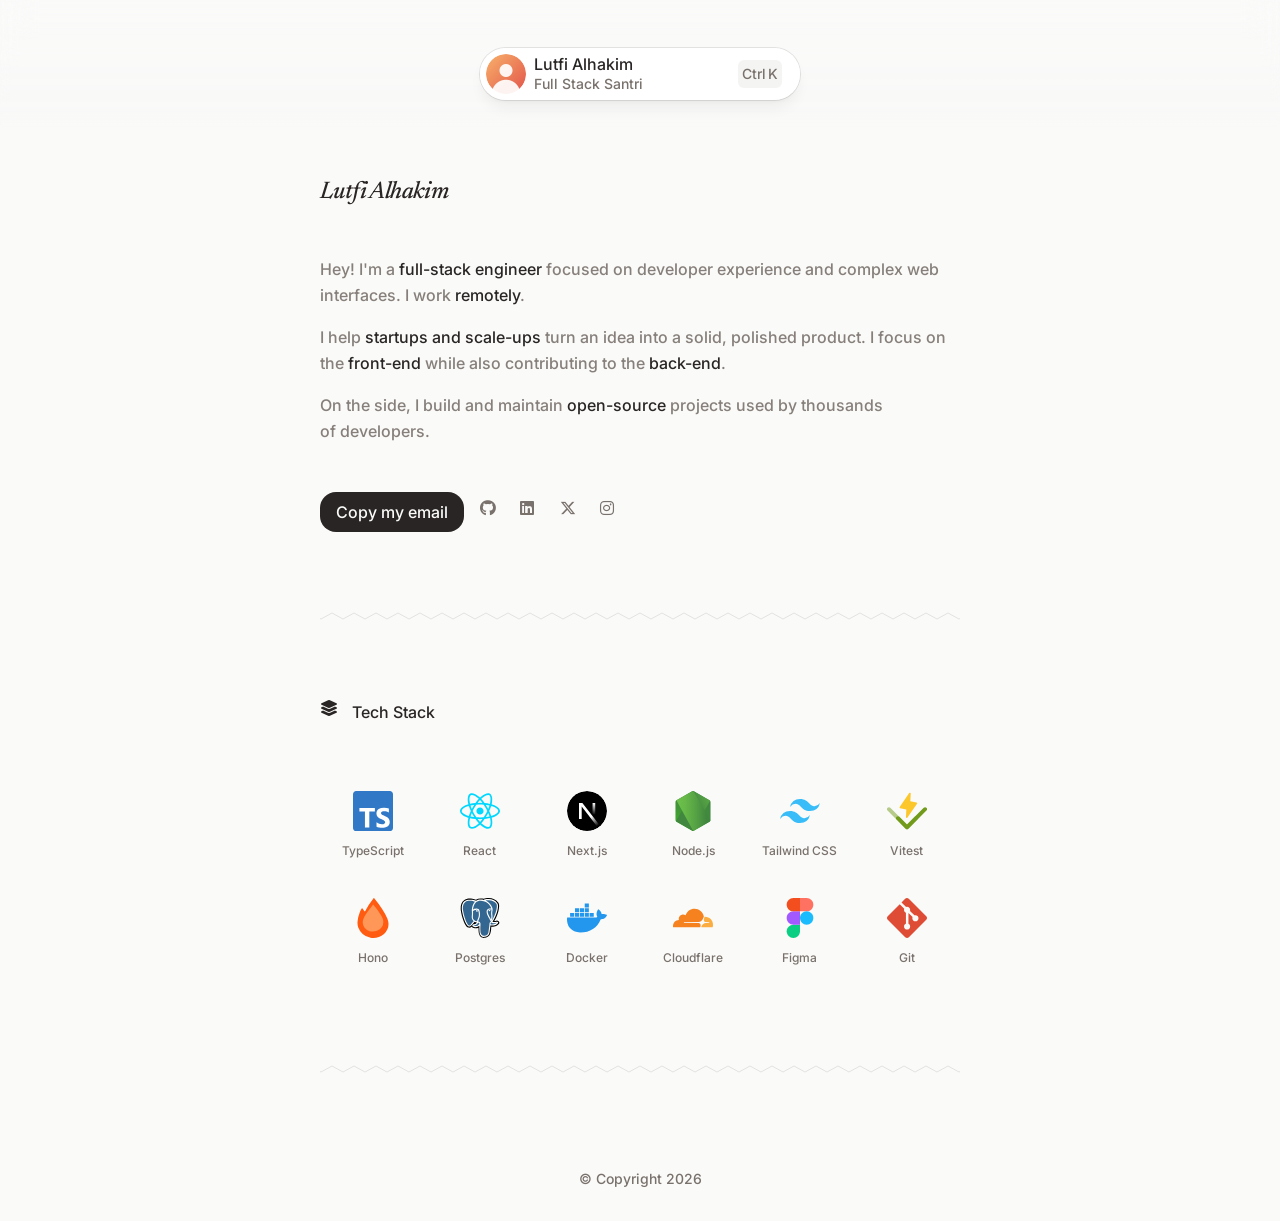
<file: index.html>
<!DOCTYPE html>
<html class="inter_2d2f04f-module__VqyuoG__variable newsreader_908c8709-module__RR48ca__variable" lang="en-US">
 <head>
  <meta charset="utf-8"/>
  <meta content="width=device-width, initial-scale=1" name="viewport"/>
  <meta content="" name="next-size-adjust"/>
  <title>
   Your Name • Full-Stack Engineer
  </title>
  <meta content="Full-stack engineer building product-grade web apps, design systems and developer tools." name="description"/>
  <link href="https://example.com" rel="canonical"/>
  <meta content="Your Name • Full-Stack Engineer" property="og:title"/>
  <meta content="Full-stack engineer building product-grade web apps, design systems and developer tools." property="og:description"/>
  <meta content="https://example.com" property="og:url"/>
  <meta content="Your Name" property="og:site_name"/>
  <meta content="en_US" property="og:locale"/>
  <meta content="https://example.com/og.png" property="og:image"/>
  <meta content="1200" property="og:image:width"/>
  <meta content="630" property="og:image:height"/>
  <meta content="website" property="og:type"/>
  <meta content="summary_large_image" name="twitter:card"/>
  <meta content="@example" name="twitter:site"/>
  <meta content="@example" name="twitter:creator"/>
  <meta content="Your Name • Full-Stack Engineer" name="twitter:title"/>
  <meta content="Full-stack engineer building product-grade web apps, design systems and developer tools." name="twitter:description"/>
  <meta content="https://example.com/og.png" name="twitter:image"/>
  <link href="assets/favicon.png" rel="icon"/>
  <script>
   const theme = localStorage.getItem('theme');
document.documentElement.classList.toggle('dark', theme === 'dark' || (!theme && window.matchMedia('(prefers-color-scheme: dark)').matches));
  </script>
  <script type="application/ld+json">
   {"@context":"https://schema.org","@graph":[{"@type":"Person","@id":"https://example.com/#person","name":"Your Name","url":"https://example.com","image":"https://example.com/og.png","jobTitle":"Full-Stack Engineer","description":"Full-stack engineer building product-grade web apps, design systems and developer tools.","email":"mailto:hello@example.com","hasOccupation":{"@type":"Occupation","name":"Full-Stack Engineer","skills":"TypeScript, React, Next.js, Node.js, Design Systems, Web Performance, Developer Experience"},"knowsAbout":["TypeScript","React","Next.js","Node.js","Design Systems","Web Performance","Developer Experience"],"sameAs":["https://github.com/octocat","https://www.linkedin.com/in/example","https://x.com/example"]},{"@type":"WebSite","@id":"https://example.com/#website","url":"https://example.com","name":"Your Name","description":"Full-stack engineer building product-grade web apps, design systems and developer tools.","inLanguage":"en-US","author":{"@id":"https://example.com/#person"},"publisher":{"@id":"https://example.com/#person"}}]}
  </script>
  <link href="style.css" rel="stylesheet"/>
  <link rel="stylesheet" href="https://cdnjs.cloudflare.com/ajax/libs/font-awesome/6.5.1/css/all.min.css" />
  <script>
   const theme = localStorage.getItem('theme');
document.documentElement.classList.toggle('dark', theme === 'dark' || (!theme && window.matchMedia('(prefers-color-scheme: dark)').matches));
  </script>
 </head>
 <body class="bg-bg text-fg selection:bg-fg/6 flex min-h-dvh cursor-default flex-col items-center pt-36 font-sans font-medium antialiased">
  <div class="animate-menu bg-surface/90 ring-border fixed top-8 z-50 w-full rounded-[1.6rem] ring backdrop-blur-sm transition-all duration-400 ease-out sm:top-12 max-w-xs shadow-lg/6" id="menu" role="presentation" style="--menu-width:52px">
   <div class="flex items-center overflow-hidden p-1.5">
    <img alt="Your Name" class="size-10 shrink-0 rounded-full object-cover" data-nimg="1" decoding="async" height="80" src="assets/avatar.png" style="color:transparent" width="80"/>
    <div class="animate-menu-status flex w-full items-center justify-between pr-1.5 pl-2 text-nowrap">
     <div class="flex w-full flex-col leading-5">
      <span>
       Your Name
      </span>
      <span class="text-muted relative w-full text-sm">
       <span aria-hidden="true" class="opacity-0">
        _
       </span>
       <span class="absolute inset-0 flex items-center gap-1">
        Full-Stack Engineer
       </span>
      </span>
     </div>
     <svg aria-hidden="true" class="mr-1.5 ml-auto size-6 sm:hidden" data-slot="icon" fill="none" stroke="currentColor" stroke-width="1.5" viewbox="0 0 24 24" xmlns="http://www.w3.org/2000/svg">
      <path d="M3.75 6.75h16.5M3.75 12h16.5m-16.5 5.25h16.5" stroke-linecap="round" stroke-linejoin="round">
      </path>
     </svg>
     <kbd class="bg-fg/5 text-muted mr-1.5 ml-auto flex items-center gap-0.5 rounded-md p-1 font-sans text-sm not-sm:hidden">
      <span class="leading-none">
       Ctrl
      </span>
      K
     </kbd>
    </div>
   </div>
   <div class="grid transition-all duration-400 ease-out grid-rows-[0fr] opacity-0">
    <div class="overflow-hidden">
     <div class="relative flex flex-col gap-1.5 p-1.5 pt-0">
      <div class="contents">
       <hr class="text-border -mx-1.5"/>
       <span class="text-muted pt-1 pl-2 text-sm">
        Sections
       </span>
       <div class="contents">
        <button data-section="hero" class="relative z-10 flex items-center gap-2 rounded-lg p-2 transition-colors" type="button">
         <svg aria-hidden="true" class="size-6" data-slot="icon" fill="none" stroke="currentColor" stroke-width="1.5" viewbox="0 0 24 24" xmlns="http://www.w3.org/2000/svg">
          <path d="m2.25 12 8.954-8.955c.44-.439 1.152-.439 1.591 0L21.75 12M4.5 9.75v10.125c0 .621.504 1.125 1.125 1.125H9.75v-4.875c0-.621.504-1.125 1.125-1.125h2.25c.621 0 1.125.504 1.125 1.125V21h4.125c.621 0 1.125-.504 1.125-1.125V9.75M8.25 21h8.25" stroke-linecap="round" stroke-linejoin="round">
          </path>
         </svg>
         Home
        </button>
        <button data-section="experience" class="relative z-10 flex items-center gap-2 rounded-lg p-2 transition-colors text-fg/85" type="button">
         <svg aria-hidden="true" class="size-6" data-slot="icon" fill="none" stroke="currentColor" stroke-width="1.5" viewbox="0 0 24 24" xmlns="http://www.w3.org/2000/svg">
          <path d="M20.25 14.15v4.25c0 1.094-.787 2.036-1.872 2.18-2.087.277-4.216.42-6.378.42s-4.291-.143-6.378-.42c-1.085-.144-1.872-1.086-1.872-2.18v-4.25m16.5 0a2.18 2.18 0 0 0 .75-1.661V8.706c0-1.081-.768-2.015-1.837-2.175a48.114 48.114 0 0 0-3.413-.387m4.5 8.006c-.194.165-.42.295-.673.38A23.978 23.978 0 0 1 12 15.75c-2.648 0-5.195-.429-7.577-1.22a2.016 2.016 0 0 1-.673-.38m0 0A2.18 2.18 0 0 1 3 12.489V8.706c0-1.081.768-2.015 1.837-2.175a48.111 48.111 0 0 1 3.413-.387m7.5 0V5.25A2.25 2.25 0 0 0 13.5 3h-3a2.25 2.25 0 0 0-2.25 2.25v.894m7.5 0a48.667 48.667 0 0 0-7.5 0M12 12.75h.008v.008H12v-.008Z" stroke-linecap="round" stroke-linejoin="round">
          </path>
         </svg>
         Experience
        </button>
        <button data-section="projects" class="relative z-10 flex items-center gap-2 rounded-lg p-2 transition-colors text-fg/85" type="button">
         <svg aria-hidden="true" class="size-6" data-slot="icon" fill="none" stroke="currentColor" stroke-width="1.5" viewbox="0 0 24 24" xmlns="http://www.w3.org/2000/svg">
          <path d="M11.48 3.499a.562.562 0 0 1 1.04 0l2.125 5.111a.563.563 0 0 0 .475.345l5.518.442c.499.04.701.663.321.988l-4.204 3.602a.563.563 0 0 0-.182.557l1.285 5.385a.562.562 0 0 1-.84.61l-4.725-2.885a.562.562 0 0 0-.586 0L6.982 20.54a.562.562 0 0 1-.84-.61l1.285-5.386a.562.562 0 0 0-.182-.557l-4.204-3.602a.562.562 0 0 1 .321-.988l5.518-.442a.563.563 0 0 0 .475-.345L11.48 3.5Z" stroke-linecap="round" stroke-linejoin="round">
          </path>
         </svg>
         Open-Source
        </button>
        <button data-section="stack" class="relative z-10 flex items-center gap-2 rounded-lg p-2 transition-colors text-fg/85" type="button">
         <svg aria-hidden="true" class="size-6" data-slot="icon" fill="none" stroke="currentColor" stroke-width="1.5" viewbox="0 0 24 24" xmlns="http://www.w3.org/2000/svg">
          <path d="M17.25 6.75 22.5 12l-5.25 5.25m-10.5 0L1.5 12l5.25-5.25m7.5-3-4.5 16.5" stroke-linecap="round" stroke-linejoin="round">
          </path>
         </svg>
         Tech Stack
        </button>
       </div>
      </div>
      <div class="contents">
       <hr class="text-border -mx-1.5"/>
       <span class="text-muted pt-1 pl-2 text-sm">
        Theme
       </span>
       <div class="grid grid-cols-3 gap-1.5">
        <button class="relative z-10 flex items-center gap-2 rounded-lg p-2 transition-colors text-fg/85 justify-center" type="button">
         <svg aria-hidden="true" class="size-6" data-slot="icon" fill="none" stroke="currentColor" stroke-width="1.5" viewbox="0 0 24 24" xmlns="http://www.w3.org/2000/svg">
          <path d="M12 3v2.25m6.364.386-1.591 1.591M21 12h-2.25m-.386 6.364-1.591-1.591M12 18.75V21m-4.773-4.227-1.591 1.591M5.25 12H3m4.227-4.773L5.636 5.636M15.75 12a3.75 3.75 0 1 1-7.5 0 3.75 3.75 0 0 1 7.5 0Z" stroke-linecap="round" stroke-linejoin="round">
          </path>
         </svg>
         Light
        </button>
        <button class="relative z-10 flex items-center gap-2 rounded-lg p-2 transition-colors text-fg/85 justify-center" type="button">
         <svg aria-hidden="true" class="size-6" data-slot="icon" fill="none" stroke="currentColor" stroke-width="1.5" viewbox="0 0 24 24" xmlns="http://www.w3.org/2000/svg">
          <path d="M21.752 15.002A9.72 9.72 0 0 1 18 15.75c-5.385 0-9.75-4.365-9.75-9.75 0-1.33.266-2.597.748-3.752A9.753 9.753 0 0 0 3 11.25C3 16.635 7.365 21 12.75 21a9.753 9.753 0 0 0 9.002-5.998Z" stroke-linecap="round" stroke-linejoin="round">
          </path>
         </svg>
         Dark
        </button>
        <button class="relative z-10 flex items-center gap-2 rounded-lg p-2 transition-colors text-fg/85 justify-center outline-border outline" type="button">
         <svg aria-hidden="true" class="size-6" data-slot="icon" fill="none" stroke="currentColor" stroke-width="1.5" viewbox="0 0 24 24" xmlns="http://www.w3.org/2000/svg">
          <path d="M9 17.25v1.007a3 3 0 0 1-.879 2.122L7.5 21h9l-.621-.621A3 3 0 0 1 15 18.257V17.25m6-12V15a2.25 2.25 0 0 1-2.25 2.25H5.25A2.25 2.25 0 0 1 3 15V5.25m18 0A2.25 2.25 0 0 0 18.75 3H5.25A2.25 2.25 0 0 0 3 5.25m18 0V12a2.25 2.25 0 0 1-2.25 2.25H5.25A2.25 2.25 0 0 1 3 12V5.25" stroke-linecap="round" stroke-linejoin="round">
          </path>
         </svg>
         System
        </button>
       </div>
      </div>
     </div>
    </div>
   </div>
  </div>
  <div class="pointer-events-none fixed inset-0 z-40 h-32">
   <div class="from-bg absolute inset-0 bg-linear-to-b to-transparent">
   </div>
   <div class="absolute inset-0 mask-[linear-gradient(to_bottom,black_0%,black_85%,transparent_100%)] backdrop-blur-[1px]">
   </div>
   <div class="absolute inset-0 mask-[linear-gradient(to_bottom,black_0%,black_55%,transparent_80%)] backdrop-blur-xs">
   </div>
   <div class="absolute inset-0 mask-[linear-gradient(to_bottom,black_0%,black_30%,transparent_55%)] backdrop-blur-sm">
   </div>
   <div class="absolute inset-0 mask-[linear-gradient(to_bottom,black_0%,black_12%,transparent_32%)] backdrop-blur-lg">
   </div>
  </div>
  <main class="animate-appear flex w-full max-w-[min(calc(100vw-4rem),40rem)] flex-col gap-20">
   <section class="section relative flex flex-col gap-12" id="hero">
    <h1 class="font-newsreader mt-8 text-2xl tracking-tight text-balance italic">
     Your Name
    </h1>
    <div class="text-muted/90 flex flex-col gap-4 leading-relaxed text-pretty">
     <p>
      <span>
       Hey! I'm a
      </span>
      <strong class="text-fg whitespace-nowrap">
       full-stack engineer
      </strong>
      <span>
       focused on developer experience and complex web interfaces. I work
      </span>
      <strong class="text-fg">
       remotely
      </strong>
      <span>
       .
      </span>
     </p>
     <p>
      <span>
       I help
      </span>
      <strong class="text-fg">
       startups and scale-ups
      </strong>
      <span>
       turn an idea into a solid, polished product. I focus on the
      </span>
      <strong class="text-fg whitespace-nowrap">
       front-end
      </strong>
      <span>
       while also contributing to the
      </span>
      <strong class="text-fg whitespace-nowrap">
       back-end
      </strong>
      <span>
       .
      </span>
     </p>
     <p>
      <span>
       On the side, I build and maintain
      </span>
      <strong class="text-fg">
       open-source
      </strong>
      <span>
       projects used by thousands of developers.
      </span>
     </p>
    </div>
    <div class="flex items-center gap-2">
     <button class="squircle text-bg bg-fg hover:bg-fg/90 relative flex items-center justify-center px-4 py-2 transition-all active:scale-95" type="button">
      <span class="transition-all duration-500">
       Copy my email
      </span>
      <span aria-live="polite" class="absolute transition-all duration-500 opacity-0 blur-xs">
       Email copied!
      </span>
     </button>
     <div class="relative flex" id="hero-social-links">
      <a aria-label="GitHub" class="hover:[&amp;_path]:fill-fg [&amp;_path]:fill-muted z-10 p-2 [&amp;_path]:transition-colors" href="https://github.com/octocat" rel="noopener noreferrer" target="_blank">
       <svg aria-hidden="true" class="size-6 [&amp;_path]:fill-current" viewbox="0 0 256 250" xmlns="http://www.w3.org/2000/svg">
        <path d="M128.001 0C57.317 0 0 57.307 0 128.001c0 56.554 36.676 104.535 87.535 121.46c6.397 1.185 8.746-2.777 8.746-6.158c0-3.052-.12-13.135-.174-23.83c-35.61 7.742-43.124-15.103-43.124-15.103c-5.823-14.795-14.213-18.73-14.213-18.73c-11.613-7.944.876-7.78.876-7.78c12.853.902 19.621 13.19 19.621 13.19c11.417 19.568 29.945 13.911 37.249 10.64c1.149-8.272 4.466-13.92 8.127-17.116c-28.431-3.236-58.318-14.212-58.318-63.258c0-13.975 5-25.394 13.188-34.358c-1.329-3.224-5.71-16.242 1.24-33.874c0 0 10.749-3.44 35.21 13.121c10.21-2.836 21.16-4.258 32.038-4.307c10.878.049 21.837 1.47 32.066 4.307c24.431-16.56 35.165-13.12 35.165-13.12c6.967 17.63 2.584 30.65 1.255 33.873c8.207 8.964 13.173 20.383 13.173 34.358c0 49.163-29.944 59.988-58.447 63.157c4.591 3.972 8.682 11.762 8.682 23.704c0 17.126-.148 30.91-.148 35.126c0 3.407 2.304 7.398 8.792 6.14C219.37 232.5 256 184.537 256 128.002C256 57.307 198.691 0 128.001 0m-80.06 182.34c-.282.636-1.283.827-2.194.39c-.929-.417-1.45-1.284-1.15-1.922c.276-.655 1.279-.838 2.205-.399c.93.418 1.46 1.293 1.139 1.931m6.296 5.618c-.61.566-1.804.303-2.614-.591c-.837-.892-.994-2.086-.375-2.66c.63-.566 1.787-.301 2.626.591c.838.903 1 2.088.363 2.66m4.32 7.188c-.785.545-2.067.034-2.86-1.104c-.784-1.138-.784-2.503.017-3.05c.795-.547 2.058-.055 2.861 1.075c.782 1.157.782 2.522-.019 3.08m7.304 8.325c-.701.774-2.196.566-3.29-.49c-1.119-1.032-1.43-2.496-.726-3.27c.71-.776 2.213-.558 3.315.49c1.11 1.03 1.45 2.505.701 3.27m9.442 2.81c-.31 1.003-1.75 1.459-3.199 1.033c-1.448-.439-2.395-1.613-2.103-2.626c.301-1.01 1.747-1.484 3.207-1.028c1.446.436 2.396 1.602 2.095 2.622m10.744 1.193c.036 1.055-1.193 1.93-2.715 1.95c-1.53.034-2.769-.82-2.786-1.86c0-1.065 1.202-1.932 2.733-1.958c1.522-.03 2.768.818 2.768 1.868m10.555-.405c.182 1.03-.875 2.088-2.387 2.37c-1.485.271-2.861-.365-3.05-1.386c-.184-1.056.893-2.114 2.376-2.387c1.514-.263 2.868.356 3.061 1.403" fill="#161614">
        </path>
       </svg>
      </a>
      <a aria-label="LinkedIn" class="hover:[&amp;_path]:fill-fg [&amp;_path]:fill-muted z-10 p-2 [&amp;_path]:transition-colors" href="https://www.linkedin.com/in/example" rel="noopener noreferrer" target="_blank">
       <svg aria-hidden="true" class="size-6 [&amp;_path]:fill-current" viewbox="0 0 256 256" xmlns="http://www.w3.org/2000/svg">
        <path d="M218.123 218.127h-37.931v-59.403c0-14.165-.253-32.4-19.728-32.4c-19.756 0-22.779 15.434-22.779 31.369v60.43h-37.93V95.967h36.413v16.694h.51a39.91 39.91 0 0 1 35.928-19.733c38.445 0 45.533 25.288 45.533 58.186zM56.955 79.27c-12.157.002-22.014-9.852-22.016-22.009s9.851-22.014 22.008-22.016c12.157-.003 22.014 9.851 22.016 22.008A22.013 22.013 0 0 1 56.955 79.27m18.966 138.858H37.95V95.967h37.97zM237.033.018H18.89C8.58-.098.125 8.161-.001 18.471v219.053c.122 10.315 8.576 18.582 18.89 18.474h218.144c10.336.128 18.823-8.139 18.966-18.474V18.454c-.147-10.33-8.635-18.588-18.966-18.453" fill="#0a66c2">
        </path>
       </svg>
      </a>
      <a aria-label="X" class="hover:[&amp;_path]:fill-fg [&amp;_path]:fill-muted z-10 p-2 [&amp;_path]:transition-colors" href="https://x.com/example" rel="noopener noreferrer" target="_blank">
       <svg aria-hidden="true" class="size-6 [&amp;_path]:fill-current" viewbox="0 0 251 256" xmlns="http://www.w3.org/2000/svg">
        <path d="M149.079 108.399L242.33 0h-22.098l-80.97 94.12L74.59 0H0l97.796 142.328L0 256h22.1l85.507-99.395L175.905 256h74.59L149.073 108.399zM118.81 143.58l-9.909-14.172l-78.84-112.773h33.943l63.625 91.011l9.909 14.173l82.705 118.3H186.3l-67.49-96.533z">
        </path>
       </svg>
      </a>
      <div aria-hidden="true" class="bg-surface squircle-sm ring-border absolute bottom-[calc(100%+0.5rem)] flex origin-bottom items-end overflow-hidden shadow-2xl ring transition-[opacity,transform] duration-200 ease-out pointer-events-none -translate-x-1/2 translate-y-1 scale-[0.97] opacity-0" style="left:0;width:0;height:0;contain:paint">
       <div class="absolute" style="--dir:1">
        <div class="flex flex-col gap-3 p-3">
         <div class="flex items-center gap-3 [&amp;_img]:rounded-full">
          <img alt="Your Name" class="size-10" data-nimg="1" decoding="async" height="80" src="assets/avatar.png" style="color:transparent" width="80"/>
          <div class="flex flex-col">
           octocat
           <p class="text-muted text-sm">
            0 contributions in the last year
           </p>
          </div>
         </div>
         <div class="relative flex w-[min(22rem,calc(100vw-6rem))] flex-col gap-2">
          <div class="grid grid-flow-col grid-rows-7 gap-[1.5px]" style="grid-template-columns:repeat(53, minmax(0, 1fr))">
           <div class="aspect-square w-full rounded-[1.5px] bg-fg/10" data-count="0" data-date="2025-08-31">
           </div>
           <div class="aspect-square w-full rounded-[1.5px] bg-fg/10" data-count="0" data-date="2025-09-01">
           </div>
           <div class="aspect-square w-full rounded-[1.5px] bg-fg/10" data-count="0" data-date="2025-09-02">
           </div>
           <div class="aspect-square w-full rounded-[1.5px] bg-fg/10" data-count="0" data-date="2025-09-03">
           </div>
           <div class="aspect-square w-full rounded-[1.5px] bg-fg/10" data-count="0" data-date="2025-09-04">
           </div>
           <div class="aspect-square w-full rounded-[1.5px] bg-fg/10" data-count="0" data-date="2025-09-05">
           </div>
           <div class="aspect-square w-full rounded-[1.5px] bg-fg/10" data-count="0" data-date="2025-09-06">
           </div>
           <div class="aspect-square w-full rounded-[1.5px] bg-fg/10" data-count="0" data-date="2025-09-07">
           </div>
           <div class="aspect-square w-full rounded-[1.5px] bg-fg/10" data-count="0" data-date="2025-09-08">
           </div>
           <div class="aspect-square w-full rounded-[1.5px] bg-fg/10" data-count="0" data-date="2025-09-09">
           </div>
           <div class="aspect-square w-full rounded-[1.5px] bg-fg/10" data-count="0" data-date="2025-09-10">
           </div>
           <div class="aspect-square w-full rounded-[1.5px] bg-fg/10" data-count="0" data-date="2025-09-11">
           </div>
           <div class="aspect-square w-full rounded-[1.5px] bg-fg/10" data-count="0" data-date="2025-09-12">
           </div>
           <div class="aspect-square w-full rounded-[1.5px] bg-fg/10" data-count="0" data-date="2025-09-13">
           </div>
           <div class="aspect-square w-full rounded-[1.5px] bg-fg/10" data-count="0" data-date="2025-09-14">
           </div>
           <div class="aspect-square w-full rounded-[1.5px] bg-fg/10" data-count="0" data-date="2025-09-15">
           </div>
           <div class="aspect-square w-full rounded-[1.5px] bg-fg/10" data-count="0" data-date="2025-09-16">
           </div>
           <div class="aspect-square w-full rounded-[1.5px] bg-fg/10" data-count="0" data-date="2025-09-17">
           </div>
           <div class="aspect-square w-full rounded-[1.5px] bg-fg/10" data-count="0" data-date="2025-09-18">
           </div>
           <div class="aspect-square w-full rounded-[1.5px] bg-fg/10" data-count="0" data-date="2025-09-19">
           </div>
           <div class="aspect-square w-full rounded-[1.5px] bg-fg/10" data-count="0" data-date="2025-09-20">
           </div>
           <div class="aspect-square w-full rounded-[1.5px] bg-fg/10" data-count="0" data-date="2025-09-21">
           </div>
           <div class="aspect-square w-full rounded-[1.5px] bg-fg/10" data-count="0" data-date="2025-09-22">
           </div>
           <div class="aspect-square w-full rounded-[1.5px] bg-fg/10" data-count="0" data-date="2025-09-23">
           </div>
           <div class="aspect-square w-full rounded-[1.5px] bg-fg/10" data-count="0" data-date="2025-09-24">
           </div>
           <div class="aspect-square w-full rounded-[1.5px] bg-fg/10" data-count="0" data-date="2025-09-25">
           </div>
           <div class="aspect-square w-full rounded-[1.5px] bg-fg/10" data-count="0" data-date="2025-09-26">
           </div>
           <div class="aspect-square w-full rounded-[1.5px] bg-fg/10" data-count="0" data-date="2025-09-27">
           </div>
           <div class="aspect-square w-full rounded-[1.5px] bg-fg/10" data-count="0" data-date="2025-09-28">
           </div>
           <div class="aspect-square w-full rounded-[1.5px] bg-fg/10" data-count="0" data-date="2025-09-29">
           </div>
           <div class="aspect-square w-full rounded-[1.5px] bg-fg/10" data-count="0" data-date="2025-09-30">
           </div>
           <div class="aspect-square w-full rounded-[1.5px] bg-fg/10" data-count="0" data-date="2025-10-01">
           </div>
           <div class="aspect-square w-full rounded-[1.5px] bg-fg/10" data-count="0" data-date="2025-10-02">
           </div>
           <div class="aspect-square w-full rounded-[1.5px] bg-fg/10" data-count="0" data-date="2025-10-03">
           </div>
           <div class="aspect-square w-full rounded-[1.5px] bg-fg/10" data-count="0" data-date="2025-10-04">
           </div>
           <div class="aspect-square w-full rounded-[1.5px] bg-fg/10" data-count="0" data-date="2025-10-05">
           </div>
           <div class="aspect-square w-full rounded-[1.5px] bg-fg/10" data-count="0" data-date="2025-10-06">
           </div>
           <div class="aspect-square w-full rounded-[1.5px] bg-fg/10" data-count="0" data-date="2025-10-07">
           </div>
           <div class="aspect-square w-full rounded-[1.5px] bg-fg/10" data-count="0" data-date="2025-10-08">
           </div>
           <div class="aspect-square w-full rounded-[1.5px] bg-fg/10" data-count="0" data-date="2025-10-09">
           </div>
           <div class="aspect-square w-full rounded-[1.5px] bg-fg/10" data-count="0" data-date="2025-10-10">
           </div>
           <div class="aspect-square w-full rounded-[1.5px] bg-fg/10" data-count="0" data-date="2025-10-11">
           </div>
           <div class="aspect-square w-full rounded-[1.5px] bg-fg/10" data-count="0" data-date="2025-10-12">
           </div>
           <div class="aspect-square w-full rounded-[1.5px] bg-fg/10" data-count="0" data-date="2025-10-13">
           </div>
           <div class="aspect-square w-full rounded-[1.5px] bg-fg/10" data-count="0" data-date="2025-10-14">
           </div>
           <div class="aspect-square w-full rounded-[1.5px] bg-fg/10" data-count="0" data-date="2025-10-15">
           </div>
           <div class="aspect-square w-full rounded-[1.5px] bg-fg/10" data-count="0" data-date="2025-10-16">
           </div>
           <div class="aspect-square w-full rounded-[1.5px] bg-fg/10" data-count="0" data-date="2025-10-17">
           </div>
           <div class="aspect-square w-full rounded-[1.5px] bg-fg/10" data-count="0" data-date="2025-10-18">
           </div>
           <div class="aspect-square w-full rounded-[1.5px] bg-fg/10" data-count="0" data-date="2025-10-19">
           </div>
           <div class="aspect-square w-full rounded-[1.5px] bg-fg/10" data-count="0" data-date="2025-10-20">
           </div>
           <div class="aspect-square w-full rounded-[1.5px] bg-fg/10" data-count="0" data-date="2025-10-21">
           </div>
           <div class="aspect-square w-full rounded-[1.5px] bg-fg/10" data-count="0" data-date="2025-10-22">
           </div>
           <div class="aspect-square w-full rounded-[1.5px] bg-fg/10" data-count="0" data-date="2025-10-23">
           </div>
           <div class="aspect-square w-full rounded-[1.5px] bg-fg/10" data-count="0" data-date="2025-10-24">
           </div>
           <div class="aspect-square w-full rounded-[1.5px] bg-fg/10" data-count="0" data-date="2025-10-25">
           </div>
           <div class="aspect-square w-full rounded-[1.5px] bg-fg/10" data-count="0" data-date="2025-10-26">
           </div>
           <div class="aspect-square w-full rounded-[1.5px] bg-fg/10" data-count="0" data-date="2025-10-27">
           </div>
           <div class="aspect-square w-full rounded-[1.5px] bg-fg/10" data-count="0" data-date="2025-10-28">
           </div>
           <div class="aspect-square w-full rounded-[1.5px] bg-fg/10" data-count="0" data-date="2025-10-29">
           </div>
           <div class="aspect-square w-full rounded-[1.5px] bg-fg/10" data-count="0" data-date="2025-10-30">
           </div>
           <div class="aspect-square w-full rounded-[1.5px] bg-fg/10" data-count="0" data-date="2025-10-31">
           </div>
           <div class="aspect-square w-full rounded-[1.5px] bg-fg/10" data-count="0" data-date="2025-11-01">
           </div>
           <div class="aspect-square w-full rounded-[1.5px] bg-fg/10" data-count="0" data-date="2025-11-02">
           </div>
           <div class="aspect-square w-full rounded-[1.5px] bg-fg/10" data-count="0" data-date="2025-11-03">
           </div>
           <div class="aspect-square w-full rounded-[1.5px] bg-fg/10" data-count="0" data-date="2025-11-04">
           </div>
           <div class="aspect-square w-full rounded-[1.5px] bg-fg/10" data-count="0" data-date="2025-11-05">
           </div>
           <div class="aspect-square w-full rounded-[1.5px] bg-fg/10" data-count="0" data-date="2025-11-06">
           </div>
           <div class="aspect-square w-full rounded-[1.5px] bg-fg/10" data-count="0" data-date="2025-11-07">
           </div>
           <div class="aspect-square w-full rounded-[1.5px] bg-fg/10" data-count="0" data-date="2025-11-08">
           </div>
           <div class="aspect-square w-full rounded-[1.5px] bg-fg/10" data-count="0" data-date="2025-11-09">
           </div>
           <div class="aspect-square w-full rounded-[1.5px] bg-fg/10" data-count="0" data-date="2025-11-10">
           </div>
           <div class="aspect-square w-full rounded-[1.5px] bg-fg/10" data-count="0" data-date="2025-11-11">
           </div>
           <div class="aspect-square w-full rounded-[1.5px] bg-fg/10" data-count="0" data-date="2025-11-12">
           </div>
           <div class="aspect-square w-full rounded-[1.5px] bg-fg/10" data-count="0" data-date="2025-11-13">
           </div>
           <div class="aspect-square w-full rounded-[1.5px] bg-fg/10" data-count="0" data-date="2025-11-14">
           </div>
           <div class="aspect-square w-full rounded-[1.5px] bg-fg/10" data-count="0" data-date="2025-11-15">
           </div>
           <div class="aspect-square w-full rounded-[1.5px] bg-fg/10" data-count="0" data-date="2025-11-16">
           </div>
           <div class="aspect-square w-full rounded-[1.5px] bg-fg/10" data-count="0" data-date="2025-11-17">
           </div>
           <div class="aspect-square w-full rounded-[1.5px] bg-fg/10" data-count="0" data-date="2025-11-18">
           </div>
           <div class="aspect-square w-full rounded-[1.5px] bg-fg/10" data-count="0" data-date="2025-11-19">
           </div>
           <div class="aspect-square w-full rounded-[1.5px] bg-fg/10" data-count="0" data-date="2025-11-20">
           </div>
           <div class="aspect-square w-full rounded-[1.5px] bg-fg/10" data-count="0" data-date="2025-11-21">
           </div>
           <div class="aspect-square w-full rounded-[1.5px] bg-fg/10" data-count="0" data-date="2025-11-22">
           </div>
           <div class="aspect-square w-full rounded-[1.5px] bg-fg/10" data-count="0" data-date="2025-11-23">
           </div>
           <div class="aspect-square w-full rounded-[1.5px] bg-fg/10" data-count="0" data-date="2025-11-24">
           </div>
           <div class="aspect-square w-full rounded-[1.5px] bg-fg/10" data-count="0" data-date="2025-11-25">
           </div>
           <div class="aspect-square w-full rounded-[1.5px] bg-fg/10" data-count="0" data-date="2025-11-26">
           </div>
           <div class="aspect-square w-full rounded-[1.5px] bg-fg/10" data-count="0" data-date="2025-11-27">
           </div>
           <div class="aspect-square w-full rounded-[1.5px] bg-fg/10" data-count="0" data-date="2025-11-28">
           </div>
           <div class="aspect-square w-full rounded-[1.5px] bg-fg/10" data-count="0" data-date="2025-11-29">
           </div>
           <div class="aspect-square w-full rounded-[1.5px] bg-fg/10" data-count="0" data-date="2025-11-30">
           </div>
           <div class="aspect-square w-full rounded-[1.5px] bg-fg/10" data-count="0" data-date="2025-12-01">
           </div>
           <div class="aspect-square w-full rounded-[1.5px] bg-fg/10" data-count="0" data-date="2025-12-02">
           </div>
           <div class="aspect-square w-full rounded-[1.5px] bg-fg/10" data-count="0" data-date="2025-12-03">
           </div>
           <div class="aspect-square w-full rounded-[1.5px] bg-fg/10" data-count="0" data-date="2025-12-04">
           </div>
           <div class="aspect-square w-full rounded-[1.5px] bg-fg/10" data-count="0" data-date="2025-12-05">
           </div>
           <div class="aspect-square w-full rounded-[1.5px] bg-fg/10" data-count="0" data-date="2025-12-06">
           </div>
           <div class="aspect-square w-full rounded-[1.5px] bg-fg/10" data-count="0" data-date="2025-12-07">
           </div>
           <div class="aspect-square w-full rounded-[1.5px] bg-fg/10" data-count="0" data-date="2025-12-08">
           </div>
           <div class="aspect-square w-full rounded-[1.5px] bg-fg/10" data-count="0" data-date="2025-12-09">
           </div>
           <div class="aspect-square w-full rounded-[1.5px] bg-fg/10" data-count="0" data-date="2025-12-10">
           </div>
           <div class="aspect-square w-full rounded-[1.5px] bg-fg/10" data-count="0" data-date="2025-12-11">
           </div>
           <div class="aspect-square w-full rounded-[1.5px] bg-fg/10" data-count="0" data-date="2025-12-12">
           </div>
           <div class="aspect-square w-full rounded-[1.5px] bg-fg/10" data-count="0" data-date="2025-12-13">
           </div>
           <div class="aspect-square w-full rounded-[1.5px] bg-fg/10" data-count="0" data-date="2025-12-14">
           </div>
           <div class="aspect-square w-full rounded-[1.5px] bg-fg/10" data-count="0" data-date="2025-12-15">
           </div>
           <div class="aspect-square w-full rounded-[1.5px] bg-fg/10" data-count="0" data-date="2025-12-16">
           </div>
           <div class="aspect-square w-full rounded-[1.5px] bg-fg/10" data-count="0" data-date="2025-12-17">
           </div>
           <div class="aspect-square w-full rounded-[1.5px] bg-fg/10" data-count="0" data-date="2025-12-18">
           </div>
           <div class="aspect-square w-full rounded-[1.5px] bg-fg/10" data-count="0" data-date="2025-12-19">
           </div>
           <div class="aspect-square w-full rounded-[1.5px] bg-fg/10" data-count="0" data-date="2025-12-20">
           </div>
           <div class="aspect-square w-full rounded-[1.5px] bg-fg/10" data-count="0" data-date="2025-12-21">
           </div>
           <div class="aspect-square w-full rounded-[1.5px] bg-fg/10" data-count="0" data-date="2025-12-22">
           </div>
           <div class="aspect-square w-full rounded-[1.5px] bg-fg/10" data-count="0" data-date="2025-12-23">
           </div>
           <div class="aspect-square w-full rounded-[1.5px] bg-fg/10" data-count="0" data-date="2025-12-24">
           </div>
           <div class="aspect-square w-full rounded-[1.5px] bg-fg/10" data-count="0" data-date="2025-12-25">
           </div>
           <div class="aspect-square w-full rounded-[1.5px] bg-fg/10" data-count="0" data-date="2025-12-26">
           </div>
           <div class="aspect-square w-full rounded-[1.5px] bg-fg/10" data-count="0" data-date="2025-12-27">
           </div>
           <div class="aspect-square w-full rounded-[1.5px] bg-fg/10" data-count="0" data-date="2025-12-28">
           </div>
           <div class="aspect-square w-full rounded-[1.5px] bg-fg/10" data-count="0" data-date="2025-12-29">
           </div>
           <div class="aspect-square w-full rounded-[1.5px] bg-fg/10" data-count="0" data-date="2025-12-30">
           </div>
           <div class="aspect-square w-full rounded-[1.5px] bg-fg/10" data-count="0" data-date="2025-12-31">
           </div>
           <div class="aspect-square w-full rounded-[1.5px] bg-fg/10" data-count="0" data-date="2026-01-01">
           </div>
           <div class="aspect-square w-full rounded-[1.5px] bg-fg/10" data-count="0" data-date="2026-01-02">
           </div>
           <div class="aspect-square w-full rounded-[1.5px] bg-fg/10" data-count="0" data-date="2026-01-03">
           </div>
           <div class="aspect-square w-full rounded-[1.5px] bg-fg/10" data-count="0" data-date="2026-01-04">
           </div>
           <div class="aspect-square w-full rounded-[1.5px] bg-fg/10" data-count="0" data-date="2026-01-05">
           </div>
           <div class="aspect-square w-full rounded-[1.5px] bg-fg/10" data-count="0" data-date="2026-01-06">
           </div>
           <div class="aspect-square w-full rounded-[1.5px] bg-fg/10" data-count="0" data-date="2026-01-07">
           </div>
           <div class="aspect-square w-full rounded-[1.5px] bg-fg/10" data-count="0" data-date="2026-01-08">
           </div>
           <div class="aspect-square w-full rounded-[1.5px] bg-fg/10" data-count="0" data-date="2026-01-09">
           </div>
           <div class="aspect-square w-full rounded-[1.5px] bg-fg/10" data-count="0" data-date="2026-01-10">
           </div>
           <div class="aspect-square w-full rounded-[1.5px] bg-fg/10" data-count="0" data-date="2026-01-11">
           </div>
           <div class="aspect-square w-full rounded-[1.5px] bg-fg/10" data-count="0" data-date="2026-01-12">
           </div>
           <div class="aspect-square w-full rounded-[1.5px] bg-fg/10" data-count="0" data-date="2026-01-13">
           </div>
           <div class="aspect-square w-full rounded-[1.5px] bg-fg/10" data-count="0" data-date="2026-01-14">
           </div>
           <div class="aspect-square w-full rounded-[1.5px] bg-fg/10" data-count="0" data-date="2026-01-15">
           </div>
           <div class="aspect-square w-full rounded-[1.5px] bg-fg/10" data-count="0" data-date="2026-01-16">
           </div>
           <div class="aspect-square w-full rounded-[1.5px] bg-fg/10" data-count="0" data-date="2026-01-17">
           </div>
           <div class="aspect-square w-full rounded-[1.5px] bg-fg/10" data-count="0" data-date="2026-01-18">
           </div>
           <div class="aspect-square w-full rounded-[1.5px] bg-fg/10" data-count="0" data-date="2026-01-19">
           </div>
           <div class="aspect-square w-full rounded-[1.5px] bg-fg/10" data-count="0" data-date="2026-01-20">
           </div>
           <div class="aspect-square w-full rounded-[1.5px] bg-fg/10" data-count="0" data-date="2026-01-21">
           </div>
           <div class="aspect-square w-full rounded-[1.5px] bg-fg/10" data-count="0" data-date="2026-01-22">
           </div>
           <div class="aspect-square w-full rounded-[1.5px] bg-fg/10" data-count="0" data-date="2026-01-23">
           </div>
           <div class="aspect-square w-full rounded-[1.5px] bg-fg/10" data-count="0" data-date="2026-01-24">
           </div>
           <div class="aspect-square w-full rounded-[1.5px] bg-fg/10" data-count="0" data-date="2026-01-25">
           </div>
           <div class="aspect-square w-full rounded-[1.5px] bg-fg/10" data-count="0" data-date="2026-01-26">
           </div>
           <div class="aspect-square w-full rounded-[1.5px] bg-fg/10" data-count="0" data-date="2026-01-27">
           </div>
           <div class="aspect-square w-full rounded-[1.5px] bg-fg/10" data-count="0" data-date="2026-01-28">
           </div>
           <div class="aspect-square w-full rounded-[1.5px] bg-fg/10" data-count="0" data-date="2026-01-29">
           </div>
           <div class="aspect-square w-full rounded-[1.5px] bg-fg/10" data-count="0" data-date="2026-01-30">
           </div>
           <div class="aspect-square w-full rounded-[1.5px] bg-fg/10" data-count="0" data-date="2026-01-31">
           </div>
           <div class="aspect-square w-full rounded-[1.5px] bg-fg/10" data-count="0" data-date="2026-02-01">
           </div>
           <div class="aspect-square w-full rounded-[1.5px] bg-fg/10" data-count="0" data-date="2026-02-02">
           </div>
           <div class="aspect-square w-full rounded-[1.5px] bg-fg/10" data-count="0" data-date="2026-02-03">
           </div>
           <div class="aspect-square w-full rounded-[1.5px] bg-fg/10" data-count="0" data-date="2026-02-04">
           </div>
           <div class="aspect-square w-full rounded-[1.5px] bg-fg/10" data-count="0" data-date="2026-02-05">
           </div>
           <div class="aspect-square w-full rounded-[1.5px] bg-fg/10" data-count="0" data-date="2026-02-06">
           </div>
           <div class="aspect-square w-full rounded-[1.5px] bg-fg/10" data-count="0" data-date="2026-02-07">
           </div>
           <div class="aspect-square w-full rounded-[1.5px] bg-fg/10" data-count="0" data-date="2026-02-08">
           </div>
           <div class="aspect-square w-full rounded-[1.5px] bg-fg/10" data-count="0" data-date="2026-02-09">
           </div>
           <div class="aspect-square w-full rounded-[1.5px] bg-fg/10" data-count="0" data-date="2026-02-10">
           </div>
           <div class="aspect-square w-full rounded-[1.5px] bg-fg/10" data-count="0" data-date="2026-02-11">
           </div>
           <div class="aspect-square w-full rounded-[1.5px] bg-fg/10" data-count="0" data-date="2026-02-12">
           </div>
           <div class="aspect-square w-full rounded-[1.5px] bg-fg/10" data-count="0" data-date="2026-02-13">
           </div>
           <div class="aspect-square w-full rounded-[1.5px] bg-fg/10" data-count="0" data-date="2026-02-14">
           </div>
           <div class="aspect-square w-full rounded-[1.5px] bg-fg/10" data-count="0" data-date="2026-02-15">
           </div>
           <div class="aspect-square w-full rounded-[1.5px] bg-fg/10" data-count="0" data-date="2026-02-16">
           </div>
           <div class="aspect-square w-full rounded-[1.5px] bg-fg/10" data-count="0" data-date="2026-02-17">
           </div>
           <div class="aspect-square w-full rounded-[1.5px] bg-fg/10" data-count="0" data-date="2026-02-18">
           </div>
           <div class="aspect-square w-full rounded-[1.5px] bg-fg/10" data-count="0" data-date="2026-02-19">
           </div>
           <div class="aspect-square w-full rounded-[1.5px] bg-fg/10" data-count="0" data-date="2026-02-20">
           </div>
           <div class="aspect-square w-full rounded-[1.5px] bg-fg/10" data-count="0" data-date="2026-02-21">
           </div>
           <div class="aspect-square w-full rounded-[1.5px] bg-fg/10" data-count="0" data-date="2026-02-22">
           </div>
           <div class="aspect-square w-full rounded-[1.5px] bg-fg/10" data-count="0" data-date="2026-02-23">
           </div>
           <div class="aspect-square w-full rounded-[1.5px] bg-fg/10" data-count="0" data-date="2026-02-24">
           </div>
           <div class="aspect-square w-full rounded-[1.5px] bg-fg/10" data-count="0" data-date="2026-02-25">
           </div>
           <div class="aspect-square w-full rounded-[1.5px] bg-fg/10" data-count="0" data-date="2026-02-26">
           </div>
           <div class="aspect-square w-full rounded-[1.5px] bg-fg/10" data-count="0" data-date="2026-02-27">
           </div>
           <div class="aspect-square w-full rounded-[1.5px] bg-fg/10" data-count="0" data-date="2026-02-28">
           </div>
           <div class="aspect-square w-full rounded-[1.5px] bg-fg/10" data-count="0" data-date="2026-03-01">
           </div>
           <div class="aspect-square w-full rounded-[1.5px] bg-fg/10" data-count="0" data-date="2026-03-02">
           </div>
           <div class="aspect-square w-full rounded-[1.5px] bg-fg/10" data-count="0" data-date="2026-03-03">
           </div>
           <div class="aspect-square w-full rounded-[1.5px] bg-fg/10" data-count="0" data-date="2026-03-04">
           </div>
           <div class="aspect-square w-full rounded-[1.5px] bg-fg/10" data-count="0" data-date="2026-03-05">
           </div>
           <div class="aspect-square w-full rounded-[1.5px] bg-fg/10" data-count="0" data-date="2026-03-06">
           </div>
           <div class="aspect-square w-full rounded-[1.5px] bg-fg/10" data-count="0" data-date="2026-03-07">
           </div>
           <div class="aspect-square w-full rounded-[1.5px] bg-fg/10" data-count="0" data-date="2026-03-08">
           </div>
           <div class="aspect-square w-full rounded-[1.5px] bg-fg/10" data-count="0" data-date="2026-03-09">
           </div>
           <div class="aspect-square w-full rounded-[1.5px] bg-fg/10" data-count="0" data-date="2026-03-10">
           </div>
           <div class="aspect-square w-full rounded-[1.5px] bg-fg/10" data-count="0" data-date="2026-03-11">
           </div>
           <div class="aspect-square w-full rounded-[1.5px] bg-fg/10" data-count="0" data-date="2026-03-12">
           </div>
           <div class="aspect-square w-full rounded-[1.5px] bg-fg/10" data-count="0" data-date="2026-03-13">
           </div>
           <div class="aspect-square w-full rounded-[1.5px] bg-fg/10" data-count="0" data-date="2026-03-14">
           </div>
           <div class="aspect-square w-full rounded-[1.5px] bg-fg/10" data-count="0" data-date="2026-03-15">
           </div>
           <div class="aspect-square w-full rounded-[1.5px] bg-fg/10" data-count="0" data-date="2026-03-16">
           </div>
           <div class="aspect-square w-full rounded-[1.5px] bg-fg/10" data-count="0" data-date="2026-03-17">
           </div>
           <div class="aspect-square w-full rounded-[1.5px] bg-fg/10" data-count="0" data-date="2026-03-18">
           </div>
           <div class="aspect-square w-full rounded-[1.5px] bg-fg/10" data-count="0" data-date="2026-03-19">
           </div>
           <div class="aspect-square w-full rounded-[1.5px] bg-fg/10" data-count="0" data-date="2026-03-20">
           </div>
           <div class="aspect-square w-full rounded-[1.5px] bg-fg/10" data-count="0" data-date="2026-03-21">
           </div>
           <div class="aspect-square w-full rounded-[1.5px] bg-fg/10" data-count="0" data-date="2026-03-22">
           </div>
           <div class="aspect-square w-full rounded-[1.5px] bg-fg/10" data-count="0" data-date="2026-03-23">
           </div>
           <div class="aspect-square w-full rounded-[1.5px] bg-fg/10" data-count="0" data-date="2026-03-24">
           </div>
           <div class="aspect-square w-full rounded-[1.5px] bg-fg/10" data-count="0" data-date="2026-03-25">
           </div>
           <div class="aspect-square w-full rounded-[1.5px] bg-fg/10" data-count="0" data-date="2026-03-26">
           </div>
           <div class="aspect-square w-full rounded-[1.5px] bg-fg/10" data-count="0" data-date="2026-03-27">
           </div>
           <div class="aspect-square w-full rounded-[1.5px] bg-fg/10" data-count="0" data-date="2026-03-28">
           </div>
           <div class="aspect-square w-full rounded-[1.5px] bg-fg/10" data-count="0" data-date="2026-03-29">
           </div>
           <div class="aspect-square w-full rounded-[1.5px] bg-fg/10" data-count="0" data-date="2026-03-30">
           </div>
           <div class="aspect-square w-full rounded-[1.5px] bg-fg/10" data-count="0" data-date="2026-03-31">
           </div>
           <div class="aspect-square w-full rounded-[1.5px] bg-fg/10" data-count="0" data-date="2026-04-01">
           </div>
           <div class="aspect-square w-full rounded-[1.5px] bg-fg/10" data-count="0" data-date="2026-04-02">
           </div>
           <div class="aspect-square w-full rounded-[1.5px] bg-fg/10" data-count="0" data-date="2026-04-03">
           </div>
           <div class="aspect-square w-full rounded-[1.5px] bg-fg/10" data-count="0" data-date="2026-04-04">
           </div>
           <div class="aspect-square w-full rounded-[1.5px] bg-fg/10" data-count="0" data-date="2026-04-05">
           </div>
           <div class="aspect-square w-full rounded-[1.5px] bg-fg/10" data-count="0" data-date="2026-04-06">
           </div>
           <div class="aspect-square w-full rounded-[1.5px] bg-fg/10" data-count="0" data-date="2026-04-07">
           </div>
           <div class="aspect-square w-full rounded-[1.5px] bg-fg/10" data-count="0" data-date="2026-04-08">
           </div>
           <div class="aspect-square w-full rounded-[1.5px] bg-fg/10" data-count="0" data-date="2026-04-09">
           </div>
           <div class="aspect-square w-full rounded-[1.5px] bg-fg/10" data-count="0" data-date="2026-04-10">
           </div>
           <div class="aspect-square w-full rounded-[1.5px] bg-fg/10" data-count="0" data-date="2026-04-11">
           </div>
           <div class="aspect-square w-full rounded-[1.5px] bg-fg/10" data-count="0" data-date="2026-04-12">
           </div>
           <div class="aspect-square w-full rounded-[1.5px] bg-fg/10" data-count="0" data-date="2026-04-13">
           </div>
           <div class="aspect-square w-full rounded-[1.5px] bg-fg/10" data-count="0" data-date="2026-04-14">
           </div>
           <div class="aspect-square w-full rounded-[1.5px] bg-fg/10" data-count="0" data-date="2026-04-15">
           </div>
           <div class="aspect-square w-full rounded-[1.5px] bg-fg/10" data-count="0" data-date="2026-04-16">
           </div>
           <div class="aspect-square w-full rounded-[1.5px] bg-fg/10" data-count="0" data-date="2026-04-17">
           </div>
           <div class="aspect-square w-full rounded-[1.5px] bg-fg/10" data-count="0" data-date="2026-04-18">
           </div>
           <div class="aspect-square w-full rounded-[1.5px] bg-fg/10" data-count="0" data-date="2026-04-19">
           </div>
           <div class="aspect-square w-full rounded-[1.5px] bg-fg/10" data-count="0" data-date="2026-04-20">
           </div>
           <div class="aspect-square w-full rounded-[1.5px] bg-fg/10" data-count="0" data-date="2026-04-21">
           </div>
           <div class="aspect-square w-full rounded-[1.5px] bg-fg/10" data-count="0" data-date="2026-04-22">
           </div>
           <div class="aspect-square w-full rounded-[1.5px] bg-fg/10" data-count="0" data-date="2026-04-23">
           </div>
           <div class="aspect-square w-full rounded-[1.5px] bg-fg/10" data-count="0" data-date="2026-04-24">
           </div>
           <div class="aspect-square w-full rounded-[1.5px] bg-fg/10" data-count="0" data-date="2026-04-25">
           </div>
           <div class="aspect-square w-full rounded-[1.5px] bg-fg/10" data-count="0" data-date="2026-04-26">
           </div>
           <div class="aspect-square w-full rounded-[1.5px] bg-fg/10" data-count="0" data-date="2026-04-27">
           </div>
           <div class="aspect-square w-full rounded-[1.5px] bg-fg/10" data-count="0" data-date="2026-04-28">
           </div>
           <div class="aspect-square w-full rounded-[1.5px] bg-fg/10" data-count="0" data-date="2026-04-29">
           </div>
           <div class="aspect-square w-full rounded-[1.5px] bg-fg/10" data-count="0" data-date="2026-04-30">
           </div>
           <div class="aspect-square w-full rounded-[1.5px] bg-fg/10" data-count="0" data-date="2026-05-01">
           </div>
           <div class="aspect-square w-full rounded-[1.5px] bg-fg/10" data-count="0" data-date="2026-05-02">
           </div>
           <div class="aspect-square w-full rounded-[1.5px] bg-fg/10" data-count="0" data-date="2026-05-03">
           </div>
           <div class="aspect-square w-full rounded-[1.5px] bg-fg/10" data-count="0" data-date="2026-05-04">
           </div>
           <div class="aspect-square w-full rounded-[1.5px] bg-fg/10" data-count="0" data-date="2026-05-05">
           </div>
           <div class="aspect-square w-full rounded-[1.5px] bg-fg/10" data-count="0" data-date="2026-05-06">
           </div>
           <div class="aspect-square w-full rounded-[1.5px] bg-fg/10" data-count="0" data-date="2026-05-07">
           </div>
           <div class="aspect-square w-full rounded-[1.5px] bg-fg/10" data-count="0" data-date="2026-05-08">
           </div>
           <div class="aspect-square w-full rounded-[1.5px] bg-fg/10" data-count="0" data-date="2026-05-09">
           </div>
           <div class="aspect-square w-full rounded-[1.5px] bg-fg/10" data-count="0" data-date="2026-05-10">
           </div>
           <div class="aspect-square w-full rounded-[1.5px] bg-fg/10" data-count="0" data-date="2026-05-11">
           </div>
           <div class="aspect-square w-full rounded-[1.5px] bg-fg/10" data-count="0" data-date="2026-05-12">
           </div>
           <div class="aspect-square w-full rounded-[1.5px] bg-fg/10" data-count="0" data-date="2026-05-13">
           </div>
           <div class="aspect-square w-full rounded-[1.5px] bg-fg/10" data-count="0" data-date="2026-05-14">
           </div>
           <div class="aspect-square w-full rounded-[1.5px] bg-fg/10" data-count="0" data-date="2026-05-15">
           </div>
           <div class="aspect-square w-full rounded-[1.5px] bg-fg/10" data-count="0" data-date="2026-05-16">
           </div>
           <div class="aspect-square w-full rounded-[1.5px] bg-fg/10" data-count="0" data-date="2026-05-17">
           </div>
           <div class="aspect-square w-full rounded-[1.5px] bg-fg/10" data-count="0" data-date="2026-05-18">
           </div>
           <div class="aspect-square w-full rounded-[1.5px] bg-fg/10" data-count="0" data-date="2026-05-19">
           </div>
           <div class="aspect-square w-full rounded-[1.5px] bg-fg/10" data-count="0" data-date="2026-05-20">
           </div>
           <div class="aspect-square w-full rounded-[1.5px] bg-fg/10" data-count="0" data-date="2026-05-21">
           </div>
           <div class="aspect-square w-full rounded-[1.5px] bg-fg/10" data-count="0" data-date="2026-05-22">
           </div>
           <div class="aspect-square w-full rounded-[1.5px] bg-fg/10" data-count="0" data-date="2026-05-23">
           </div>
           <div class="aspect-square w-full rounded-[1.5px] bg-fg/10" data-count="0" data-date="2026-05-24">
           </div>
           <div class="aspect-square w-full rounded-[1.5px] bg-fg/10" data-count="0" data-date="2026-05-25">
           </div>
           <div class="aspect-square w-full rounded-[1.5px] bg-fg/10" data-count="0" data-date="2026-05-26">
           </div>
           <div class="aspect-square w-full rounded-[1.5px] bg-fg/10" data-count="0" data-date="2026-05-27">
           </div>
           <div class="aspect-square w-full rounded-[1.5px] bg-fg/10" data-count="0" data-date="2026-05-28">
           </div>
           <div class="aspect-square w-full rounded-[1.5px] bg-fg/10" data-count="0" data-date="2026-05-29">
           </div>
           <div class="aspect-square w-full rounded-[1.5px] bg-fg/10" data-count="0" data-date="2026-05-30">
           </div>
           <div class="aspect-square w-full rounded-[1.5px] bg-fg/10" data-count="0" data-date="2026-05-31">
           </div>
           <div class="aspect-square w-full rounded-[1.5px] bg-fg/10" data-count="0" data-date="2026-06-01">
           </div>
           <div class="aspect-square w-full rounded-[1.5px] bg-fg/10" data-count="0" data-date="2026-06-02">
           </div>
           <div class="aspect-square w-full rounded-[1.5px] bg-fg/10" data-count="0" data-date="2026-06-03">
           </div>
           <div class="aspect-square w-full rounded-[1.5px] bg-fg/10" data-count="0" data-date="2026-06-04">
           </div>
           <div class="aspect-square w-full rounded-[1.5px] bg-fg/10" data-count="0" data-date="2026-06-05">
           </div>
           <div class="aspect-square w-full rounded-[1.5px] bg-fg/10" data-count="0" data-date="2026-06-06">
           </div>
           <div class="aspect-square w-full rounded-[1.5px] bg-fg/10" data-count="0" data-date="2026-06-07">
           </div>
           <div class="aspect-square w-full rounded-[1.5px] bg-fg/10" data-count="0" data-date="2026-06-08">
           </div>
           <div class="aspect-square w-full rounded-[1.5px] bg-fg/10" data-count="0" data-date="2026-06-09">
           </div>
           <div class="aspect-square w-full rounded-[1.5px] bg-fg/10" data-count="0" data-date="2026-06-10">
           </div>
           <div class="aspect-square w-full rounded-[1.5px] bg-fg/10" data-count="0" data-date="2026-06-11">
           </div>
           <div class="aspect-square w-full rounded-[1.5px] bg-fg/10" data-count="0" data-date="2026-06-12">
           </div>
           <div class="aspect-square w-full rounded-[1.5px] bg-fg/10" data-count="0" data-date="2026-06-13">
           </div>
           <div class="aspect-square w-full rounded-[1.5px] bg-fg/10" data-count="0" data-date="2026-06-14">
           </div>
           <div class="aspect-square w-full rounded-[1.5px] bg-fg/10" data-count="0" data-date="2026-06-15">
           </div>
           <div class="aspect-square w-full rounded-[1.5px] bg-fg/10" data-count="0" data-date="2026-06-16">
           </div>
           <div class="aspect-square w-full rounded-[1.5px] bg-fg/10" data-count="0" data-date="2026-06-17">
           </div>
           <div class="aspect-square w-full rounded-[1.5px] bg-fg/10" data-count="0" data-date="2026-06-18">
           </div>
           <div class="aspect-square w-full rounded-[1.5px] bg-fg/10" data-count="0" data-date="2026-06-19">
           </div>
           <div class="aspect-square w-full rounded-[1.5px] bg-fg/10" data-count="0" data-date="2026-06-20">
           </div>
           <div class="aspect-square w-full rounded-[1.5px] bg-fg/10" data-count="0" data-date="2026-06-21">
           </div>
           <div class="aspect-square w-full rounded-[1.5px] bg-fg/10" data-count="0" data-date="2026-06-22">
           </div>
           <div class="aspect-square w-full rounded-[1.5px] bg-fg/10" data-count="0" data-date="2026-06-23">
           </div>
           <div class="aspect-square w-full rounded-[1.5px] bg-fg/10" data-count="0" data-date="2026-06-24">
           </div>
           <div class="aspect-square w-full rounded-[1.5px] bg-fg/10" data-count="0" data-date="2026-06-25">
           </div>
           <div class="aspect-square w-full rounded-[1.5px] bg-fg/10" data-count="0" data-date="2026-06-26">
           </div>
           <div class="aspect-square w-full rounded-[1.5px] bg-fg/10" data-count="0" data-date="2026-06-27">
           </div>
           <div class="aspect-square w-full rounded-[1.5px] bg-fg/10" data-count="0" data-date="2026-06-28">
           </div>
           <div class="aspect-square w-full rounded-[1.5px] bg-fg/10" data-count="0" data-date="2026-06-29">
           </div>
           <div class="aspect-square w-full rounded-[1.5px] bg-fg/10" data-count="0" data-date="2026-06-30">
           </div>
           <div class="aspect-square w-full rounded-[1.5px] bg-fg/10" data-count="0" data-date="2026-07-01">
           </div>
           <div class="aspect-square w-full rounded-[1.5px] bg-fg/10" data-count="0" data-date="2026-07-02">
           </div>
           <div class="aspect-square w-full rounded-[1.5px] bg-fg/10" data-count="0" data-date="2026-07-03">
           </div>
           <div class="aspect-square w-full rounded-[1.5px] bg-fg/10" data-count="0" data-date="2026-07-04">
           </div>
           <div class="aspect-square w-full rounded-[1.5px] bg-fg/10" data-count="0" data-date="2026-07-05">
           </div>
           <div class="aspect-square w-full rounded-[1.5px] bg-fg/10" data-count="0" data-date="2026-07-06">
           </div>
           <div class="aspect-square w-full rounded-[1.5px] bg-fg/10" data-count="0" data-date="2026-07-07">
           </div>
           <div class="aspect-square w-full rounded-[1.5px] bg-fg/10" data-count="0" data-date="2026-07-08">
           </div>
           <div class="aspect-square w-full rounded-[1.5px] bg-fg/10" data-count="0" data-date="2026-07-09">
           </div>
           <div class="aspect-square w-full rounded-[1.5px] bg-fg/10" data-count="0" data-date="2026-07-10">
           </div>
           <div class="aspect-square w-full rounded-[1.5px] bg-fg/10" data-count="0" data-date="2026-07-11">
           </div>
           <div class="aspect-square w-full rounded-[1.5px] bg-fg/10" data-count="0" data-date="2026-07-12">
           </div>
           <div class="aspect-square w-full rounded-[1.5px] bg-fg/10" data-count="0" data-date="2026-07-13">
           </div>
           <div class="aspect-square w-full rounded-[1.5px] bg-fg/10" data-count="0" data-date="2026-07-14">
           </div>
           <div class="aspect-square w-full rounded-[1.5px] bg-fg/10" data-count="0" data-date="2026-07-15">
           </div>
           <div class="aspect-square w-full rounded-[1.5px] bg-fg/10" data-count="0" data-date="2026-07-16">
           </div>
           <div class="aspect-square w-full rounded-[1.5px] bg-fg/10" data-count="0" data-date="2026-07-17">
           </div>
           <div class="aspect-square w-full rounded-[1.5px] bg-fg/10" data-count="0" data-date="2026-07-18">
           </div>
           <div class="aspect-square w-full rounded-[1.5px] bg-fg/10" data-count="0" data-date="2026-07-19">
           </div>
           <div class="aspect-square w-full rounded-[1.5px] bg-fg/10" data-count="0" data-date="2026-07-20">
           </div>
           <div class="aspect-square w-full rounded-[1.5px] bg-fg/10" data-count="0" data-date="2026-07-21">
           </div>
           <div class="aspect-square w-full rounded-[1.5px] bg-fg/10" data-count="0" data-date="2026-07-22">
           </div>
           <div class="aspect-square w-full rounded-[1.5px] bg-fg/10" data-count="0" data-date="2026-07-23">
           </div>
           <div class="aspect-square w-full rounded-[1.5px] bg-fg/10" data-count="0" data-date="2026-07-24">
           </div>
           <div class="aspect-square w-full rounded-[1.5px] bg-fg/10" data-count="0" data-date="2026-07-25">
           </div>
           <div class="aspect-square w-full rounded-[1.5px] bg-fg/10" data-count="0" data-date="2026-07-26">
           </div>
           <div class="aspect-square w-full rounded-[1.5px] bg-fg/10" data-count="0" data-date="2026-07-27">
           </div>
           <div class="aspect-square w-full rounded-[1.5px] bg-fg/10" data-count="0" data-date="2026-07-28">
           </div>
           <div class="aspect-square w-full rounded-[1.5px] bg-fg/10" data-count="0" data-date="2026-07-29">
           </div>
           <div class="aspect-square w-full rounded-[1.5px] bg-fg/10" data-count="0" data-date="2026-07-30">
           </div>
           <div class="aspect-square w-full rounded-[1.5px] bg-fg/10" data-count="0" data-date="2026-07-31">
           </div>
           <div class="aspect-square w-full rounded-[1.5px] bg-fg/10" data-count="0" data-date="2026-08-01">
           </div>
           <div class="aspect-square w-full rounded-[1.5px] bg-fg/10" data-count="0" data-date="2026-08-02">
           </div>
           <div class="aspect-square w-full rounded-[1.5px] bg-fg/10" data-count="0" data-date="2026-08-03">
           </div>
           <div class="aspect-square w-full rounded-[1.5px] bg-fg/10" data-count="0" data-date="2026-08-04">
           </div>
           <div class="aspect-square w-full rounded-[1.5px] bg-fg/10" data-count="0" data-date="2026-08-05">
           </div>
           <div class="aspect-square w-full rounded-[1.5px] bg-fg/10" data-count="0" data-date="2026-08-06">
           </div>
           <div class="aspect-square w-full rounded-[1.5px] bg-fg/10" data-count="0" data-date="2026-08-07">
           </div>
           <div class="aspect-square w-full rounded-[1.5px] bg-fg/10" data-count="0" data-date="2026-08-08">
           </div>
           <div class="aspect-square w-full rounded-[1.5px] bg-fg/10" data-count="0" data-date="2026-08-09">
           </div>
           <div class="aspect-square w-full rounded-[1.5px] bg-fg/10" data-count="0" data-date="2026-08-10">
           </div>
           <div class="aspect-square w-full rounded-[1.5px] bg-fg/10" data-count="0" data-date="2026-08-11">
           </div>
           <div class="aspect-square w-full rounded-[1.5px] bg-fg/10" data-count="0" data-date="2026-08-12">
           </div>
           <div class="aspect-square w-full rounded-[1.5px] bg-fg/10" data-count="0" data-date="2026-08-13">
           </div>
           <div class="aspect-square w-full rounded-[1.5px] bg-fg/10" data-count="0" data-date="2026-08-14">
           </div>
           <div class="aspect-square w-full rounded-[1.5px] bg-fg/10" data-count="0" data-date="2026-08-15">
           </div>
           <div class="aspect-square w-full rounded-[1.5px] bg-fg/10" data-count="0" data-date="2026-08-16">
           </div>
           <div class="aspect-square w-full rounded-[1.5px] bg-fg/10" data-count="0" data-date="2026-08-17">
           </div>
           <div class="aspect-square w-full rounded-[1.5px] bg-fg/10" data-count="0" data-date="2026-08-18">
           </div>
           <div class="aspect-square w-full rounded-[1.5px] bg-fg/10" data-count="0" data-date="2026-08-19">
           </div>
           <div class="aspect-square w-full rounded-[1.5px] bg-fg/10" data-count="0" data-date="2026-08-20">
           </div>
           <div class="aspect-square w-full rounded-[1.5px] bg-fg/10" data-count="0" data-date="2026-08-21">
           </div>
           <div class="aspect-square w-full rounded-[1.5px] bg-fg/10" data-count="0" data-date="2026-08-22">
           </div>
           <div class="aspect-square w-full rounded-[1.5px] bg-fg/10" data-count="0" data-date="2026-08-23">
           </div>
           <div class="aspect-square w-full rounded-[1.5px] bg-fg/10" data-count="0" data-date="2026-08-24">
           </div>
           <div class="aspect-square w-full rounded-[1.5px] bg-fg/10" data-count="0" data-date="2026-08-25">
           </div>
           <div class="aspect-square w-full rounded-[1.5px] bg-fg/10" data-count="0" data-date="2026-08-26">
           </div>
           <div class="aspect-square w-full rounded-[1.5px] bg-fg/10" data-count="0" data-date="2026-08-27">
           </div>
           <div class="aspect-square w-full rounded-[1.5px] bg-fg/10" data-count="0" data-date="2026-08-28">
           </div>
           <div class="aspect-square w-full rounded-[1.5px] bg-fg/10" data-count="0" data-date="2026-08-29">
           </div>
           <div class="aspect-square w-full rounded-[1.5px] bg-fg/10" data-count="0" data-date="2026-08-30">
           </div>
           <div class="aspect-square w-full rounded-[1.5px] bg-fg/10" data-count="0" data-date="2026-08-31">
           </div>
           <div class="aspect-square w-full rounded-[1.5px]">
           </div>
           <div class="aspect-square w-full rounded-[1.5px]">
           </div>
           <div class="aspect-square w-full rounded-[1.5px]">
           </div>
           <div class="aspect-square w-full rounded-[1.5px]">
           </div>
           <div class="aspect-square w-full rounded-[1.5px]">
           </div>
          </div>
          <div class="squircle pointer-events-none absolute z-10 -translate-x-1/2 -translate-y-[calc(100%+0.25rem)] bg-stone-900 px-2 py-1 text-xs text-nowrap text-stone-100 shadow-xl/30 transition-opacity duration-100 dark:bg-stone-950 opacity-0" style="left:0;top:0">
          </div>
         </div>
        </div>
       </div>
      </div>
      <div class="absolute inset-0 -top-2">
      </div>
     </div>
    </div>
   </section>
   <hr aria-hidden="true" class="h-2 w-full border-0" style="background-color:var(--border);-webkit-mask:url(&quot;data:image/svg+xml,%3Csvg xmlns='http://www.w3.org/2000/svg' width='22' height='8' viewBox='0 0 22 8'%3E%3Cpath d='M0 7 L11 1 L22 7' fill='none' stroke='currentColor' stroke-width='1' stroke-linecap='round'/%3E%3C/svg%3E&quot;) repeat-x center / 22px 8px;mask:url(&quot;data:image/svg+xml,%3Csvg xmlns='http://www.w3.org/2000/svg' width='22' height='8' viewBox='0 0 22 8'%3E%3Cpath d='M0 7 L11 1 L22 7' fill='none' stroke='currentColor' stroke-width='1' stroke-linecap='round'/%3E%3C/svg%3E&quot;) repeat-x center / 22px 8px"/>
   <section class="section flex scroll-mt-24 flex-col gap-12" id="experience">
    <div class="flex items-center gap-2">
     <svg aria-hidden="true" class="bold-icon size-6" data-slot="icon" fill="none" stroke="currentColor" stroke-width="1.5" viewbox="0 0 24 24" xmlns="http://www.w3.org/2000/svg">
      <path d="M20.25 14.15v4.25c0 1.094-.787 2.036-1.872 2.18-2.087.277-4.216.42-6.378.42s-4.291-.143-6.378-.42c-1.085-.144-1.872-1.086-1.872-2.18v-4.25m16.5 0a2.18 2.18 0 0 0 .75-1.661V8.706c0-1.081-.768-2.015-1.837-2.175a48.114 48.114 0 0 0-3.413-.387m4.5 8.006c-.194.165-.42.295-.673.38A23.978 23.978 0 0 1 12 15.75c-2.648 0-5.195-.429-7.577-1.22a2.016 2.016 0 0 1-.673-.38m0 0A2.18 2.18 0 0 1 3 12.489V8.706c0-1.081.768-2.015 1.837-2.175a48.111 48.111 0 0 1 3.413-.387m7.5 0V5.25A2.25 2.25 0 0 0 13.5 3h-3a2.25 2.25 0 0 0-2.25 2.25v.894m7.5 0a48.667 48.667 0 0 0-7.5 0M12 12.75h.008v.008H12v-.008Z" stroke-linecap="round" stroke-linejoin="round">
      </path>
     </svg>
     <h2>
      Experience
     </h2>
    </div>
    <ul class="flex flex-col gap-12">
     <li class="flex flex-col gap-2">
      <div class="flex flex-col gap-1">
       <div>
        <p class="text-muted text-sm">
         2023 - Present, remote
        </p>
        <h3 class="inline items-center">
         Senior Product Engineer at
         <img alt="" class="mr-0.5 ml-2 inline size-6 -translate-y-0.5 object-contain" data-nimg="1" decoding="async" height="48" loading="lazy" src="assets/logo-acme.png" style="color:transparent" width="48"/>
         Acme
        </h3>
       </div>
       <div class="text-muted relative pl-9">
        <div class="border-border absolute top-0 left-2 h-7 w-4.5 rounded-bl-lg border-b-2 border-l-2">
        </div>
        <p class="text-xs opacity-80">
         2021 - 2023
        </p>
        <p class="text-sm">
         Product Engineer
        </p>
       </div>
      </div>
      <ul class="text-muted mt-2 flex list-[circle] flex-col gap-1 pl-4 leading-relaxed text-pretty">
       <li>
        Built the analytics workspace used daily by 20k+ customers to explore their data.
       </li>
       <li>
        Shipped an AI assistant that answers questions and triggers agentic actions.
       </li>
       <li>
        <span class="group/tooltip decoration-fg/20 relative cursor-help underline decoration-dashed underline-offset-4" tabindex="0">
         Improved application and test-suite performance.
         <span class="squircle pointer-events-none absolute bottom-[calc(100%+8px)] left-0 z-20 w-max max-w-xs translate-y-1 rounded-3xl bg-stone-900 px-3 py-2 text-sm leading-snug text-stone-100 opacity-0 shadow-xl/30 transition-all duration-200 group-hover/tooltip:translate-y-0 group-hover/tooltip:opacity-100 group-focus-visible/tooltip:translate-y-0 group-focus-visible/tooltip:opacity-100 dark:bg-stone-950" role="tooltip">
          Cut initial load time by 1.4s and CI duration by 25%.
         </span>
        </span>
       </li>
       <li>
        <span class="group/tooltip decoration-fg/20 relative cursor-help underline decoration-dashed underline-offset-4" tabindex="0">
         Led several structural technical migrations.
         <span class="squircle pointer-events-none absolute bottom-[calc(100%+8px)] left-0 z-20 w-max max-w-xs translate-y-1 rounded-3xl bg-stone-900 px-3 py-2 text-sm leading-snug text-stone-100 opacity-0 shadow-xl/30 transition-all duration-200 group-hover/tooltip:translate-y-0 group-hover/tooltip:opacity-100 group-focus-visible/tooltip:translate-y-0 group-focus-visible/tooltip:opacity-100 dark:bg-stone-950" role="tooltip">
          Webpack → Vite, JS → TS, REST → tRPC, adoption of the React Compiler.
         </span>
        </span>
       </li>
       <li>
        Owned production deployments and on-call rotations.
       </li>
      </ul>
      <ul class="mt-2 flex flex-wrap gap-2">
       <li>
        <span class="squircle border-border text-muted flex items-center gap-1 border px-2 py-1 text-sm">
         <svg aria-hidden="true" class="size-4" viewbox="0 0 256 256" xmlns="http://www.w3.org/2000/svg">
          <path d="M20 0h216c11.046 0 20 8.954 20 20v216c0 11.046-8.954 20-20 20H20c-11.046 0-20-8.954-20-20V20C0 8.954 8.954 0 20 0" fill="#3178c6">
          </path>
          <path d="M150.518 200.475v27.62q6.738 3.453 15.938 5.179T185.849 235q9.934 0 18.874-1.899t15.678-6.257q6.738-4.359 10.669-11.394q3.93-7.033 3.93-17.391q0-7.51-2.246-13.163a30.8 30.8 0 0 0-6.479-10.055q-4.232-4.402-10.149-7.898t-13.347-6.602q-5.442-2.245-9.761-4.359t-7.342-4.316q-3.024-2.2-4.665-4.661t-1.641-5.567q0-2.848 1.468-5.135q1.469-2.288 4.147-3.927t6.565-2.547q3.887-.906 8.638-.906q3.456 0 7.299.518q3.844.517 7.732 1.597a54 54 0 0 1 7.558 2.719a41.7 41.7 0 0 1 6.781 3.797v-25.807q-6.306-2.417-13.778-3.582T198.633 107q-9.847 0-18.658 2.115q-8.811 2.114-15.506 6.602q-6.694 4.49-10.582 11.437Q150 134.102 150 143.769q0 12.342 7.127 21.06t21.638 14.759a292 292 0 0 1 10.625 4.575q4.924 2.244 8.509 4.66t5.658 5.265t2.073 6.474a9.9 9.9 0 0 1-1.296 4.963q-1.295 2.287-3.93 3.97t-6.565 2.632t-9.2.95q-8.983 0-17.794-3.151t-16.327-9.451m-46.036-68.733H140V109H41v22.742h35.345V233h28.137z" fill="#fff">
          </path>
         </svg>
         TypeScript
        </span>
       </li>
       <li>
        <span class="squircle border-border text-muted flex items-center gap-1 border px-2 py-1 text-sm">
         <svg aria-hidden="true" class="size-4" viewbox="0 0 256 228" xmlns="http://www.w3.org/2000/svg">
          <path d="M210.483 73.824a172 172 0 0 0-8.24-2.597c.465-1.9.893-3.777 1.273-5.621c6.238-30.281 2.16-54.676-11.769-62.708c-13.355-7.7-35.196.329-57.254 19.526a171 171 0 0 0-6.375 5.848a156 156 0 0 0-4.241-3.917C100.759 3.829 77.587-4.822 63.673 3.233C50.33 10.957 46.379 33.89 51.995 62.588a171 171 0 0 0 1.892 8.48c-3.28.932-6.445 1.924-9.474 2.98C17.309 83.498 0 98.307 0 113.668c0 15.865 18.582 31.778 46.812 41.427a146 146 0 0 0 6.921 2.165a168 168 0 0 0-2.01 9.138c-5.354 28.2-1.173 50.591 12.134 58.266c13.744 7.926 36.812-.22 59.273-19.855a146 146 0 0 0 5.342-4.923a168 168 0 0 0 6.92 6.314c21.758 18.722 43.246 26.282 56.54 18.586c13.731-7.949 18.194-32.003 12.4-61.268a145 145 0 0 0-1.535-6.842c1.62-.48 3.21-.974 4.76-1.488c29.348-9.723 48.443-25.443 48.443-41.52c0-15.417-17.868-30.326-45.517-39.844m-6.365 70.984q-2.102.694-4.3 1.345c-3.24-10.257-7.612-21.163-12.963-32.432c5.106-11 9.31-21.767 12.459-31.957c2.619.758 5.16 1.557 7.61 2.4c23.69 8.156 38.14 20.213 38.14 29.504c0 9.896-15.606 22.743-40.946 31.14m-10.514 20.834c2.562 12.94 2.927 24.64 1.23 33.787c-1.524 8.219-4.59 13.698-8.382 15.893c-8.067 4.67-25.32-1.4-43.927-17.412a157 157 0 0 1-6.437-5.87c7.214-7.889 14.423-17.06 21.459-27.246c12.376-1.098 24.068-2.894 34.671-5.345q.785 3.162 1.386 6.193M87.276 214.515c-7.882 2.783-14.16 2.863-17.955.675c-8.075-4.657-11.432-22.636-6.853-46.752a157 157 0 0 1 1.869-8.499c10.486 2.32 22.093 3.988 34.498 4.994c7.084 9.967 14.501 19.128 21.976 27.15a135 135 0 0 1-4.877 4.492c-9.933 8.682-19.886 14.842-28.658 17.94M50.35 144.747c-12.483-4.267-22.792-9.812-29.858-15.863c-6.35-5.437-9.555-10.836-9.555-15.216c0-9.322 13.897-21.212 37.076-29.293c2.813-.98 5.757-1.905 8.812-2.773c3.204 10.42 7.406 21.315 12.477 32.332c-5.137 11.18-9.399 22.249-12.634 32.792a135 135 0 0 1-6.318-1.979m12.378-84.26c-4.811-24.587-1.616-43.134 6.425-47.789c8.564-4.958 27.502 2.111 47.463 19.835a144 144 0 0 1 3.841 3.545c-7.438 7.987-14.787 17.08-21.808 26.988c-12.04 1.116-23.565 2.908-34.161 5.309a160 160 0 0 1-1.76-7.887m110.427 27.268a348 348 0 0 0-7.785-12.803c8.168 1.033 15.994 2.404 23.343 4.08c-2.206 7.072-4.956 14.465-8.193 22.045a381 381 0 0 0-7.365-13.322m-45.032-43.861c5.044 5.465 10.096 11.566 15.065 18.186a322 322 0 0 0-30.257-.006c4.974-6.559 10.069-12.652 15.192-18.18M82.802 87.83a323 323 0 0 0-7.227 13.238c-3.184-7.553-5.909-14.98-8.134-22.152c7.304-1.634 15.093-2.97 23.209-3.984a322 322 0 0 0-7.848 12.897m8.081 65.352c-8.385-.936-16.291-2.203-23.593-3.793c2.26-7.3 5.045-14.885 8.298-22.6a321 321 0 0 0 7.257 13.246c2.594 4.48 5.28 8.868 8.038 13.147m37.542 31.03c-5.184-5.592-10.354-11.779-15.403-18.433c4.902.192 9.899.29 14.978.29c5.218 0 10.376-.117 15.453-.343c-4.985 6.774-10.018 12.97-15.028 18.486m52.198-57.817c3.422 7.8 6.306 15.345 8.596 22.52c-7.422 1.694-15.436 3.058-23.88 4.071a382 382 0 0 0 7.859-13.026a347 347 0 0 0 7.425-13.565m-16.898 8.101a359 359 0 0 1-12.281 19.815a329 329 0 0 1-23.444.823c-7.967 0-15.716-.248-23.178-.732a310 310 0 0 1-12.513-19.846h.001a307 307 0 0 1-10.923-20.627a310 310 0 0 1 10.89-20.637l-.001.001a307 307 0 0 1 12.413-19.761c7.613-.576 15.42-.876 23.31-.876H128c7.926 0 15.743.303 23.354.883a329 329 0 0 1 12.335 19.695a359 359 0 0 1 11.036 20.54a330 330 0 0 1-11 20.722m22.56-122.124c8.572 4.944 11.906 24.881 6.52 51.026q-.518 2.504-1.15 5.09c-10.622-2.452-22.155-4.275-34.23-5.408c-7.034-10.017-14.323-19.124-21.64-27.008a161 161 0 0 1 5.888-5.4c18.9-16.447 36.564-22.941 44.612-18.3M128 90.808c12.625 0 22.86 10.235 22.86 22.86s-10.235 22.86-22.86 22.86s-22.86-10.235-22.86-22.86s10.235-22.86 22.86-22.86" fill="#00d8ff">
          </path>
         </svg>
         React
        </span>
       </li>
       <li>
        <span class="squircle border-border text-muted flex items-center gap-1 border px-2 py-1 text-sm">
         <svg aria-hidden="true" class="size-4" viewbox="0 0 256 154" xmlns="http://www.w3.org/2000/svg">
          <defs>
           <lineargradient id="SVGJSB7ld0l" x1="-2.778%" x2="100%" y1="32%" y2="67.556%">
            <stop offset="0%" stop-color="#2298bd">
            </stop>
            <stop offset="100%" stop-color="#0ed7b5">
            </stop>
           </lineargradient>
          </defs>
          <path d="M128 0Q76.8 0 64 51.2Q83.2 25.6 108.8 32c9.737 2.434 16.697 9.499 24.401 17.318C145.751 62.057 160.275 76.8 192 76.8q51.2 0 64-51.2q-19.2 25.6-44.8 19.2c-9.737-2.434-16.697-9.499-24.401-17.318C174.249 14.743 159.725 0 128 0M64 76.8q-51.2 0-64 51.2q19.2-25.6 44.8-19.2c9.737 2.434 16.697 9.499 24.401 17.318C81.751 138.857 96.275 153.6 128 153.6q51.2 0 64-51.2q-19.2 25.6-44.8 19.2c-9.737-2.434-16.697-9.499-24.401-17.318C110.249 91.543 95.725 76.8 64 76.8" fill="url(#SVGJSB7ld0l)">
          </path>
         </svg>
         Tailwind CSS
        </span>
       </li>
       <li>
        <span class="squircle border-border text-muted flex items-center gap-1 border px-2 py-1 text-sm">
         <svg aria-hidden="true" class="size-4" viewbox="0 0 256 234" xmlns="http://www.w3.org/2000/svg">
          <path d="m192.115 70.808l-61.2 88.488a5.27 5.27 0 0 1-2.673 2.002a5.3 5.3 0 0 1-3.343-.005a5.25 5.25 0 0 1-2.66-2.01a5.2 5.2 0 0 1-.903-3.203l2.45-48.854l-39.543-8.386a5.26 5.26 0 0 1-2.292-1.118a5.22 5.22 0 0 1-1.83-4.581a5.2 5.2 0 0 1 .895-2.383L142.218 2.27a5.28 5.28 0 0 1 6.016-1.996a5.24 5.24 0 0 1 2.66 2.01c.643.942.96 2.066.903 3.203l-2.45 48.855l39.542 8.386a5.26 5.26 0 0 1 2.293 1.117a5.21 5.21 0 0 1 1.829 4.582a5.2 5.2 0 0 1-.896 2.382" fill="#fcc72b">
          </path>
          <path d="M128.025 233.537a12.36 12.36 0 0 1-8.763-3.63l-57.828-57.823a12.39 12.39 0 0 1 .023-17.5a12.394 12.394 0 0 1 17.5-.024l49.068 49.061L234.917 96.733a12.39 12.39 0 0 1 17.523 17.524l-115.655 115.65a12.34 12.34 0 0 1-8.76 3.63" fill="#729b1b">
          </path>
          <path d="M127.975 233.537a12.36 12.36 0 0 0 8.763-3.63l57.828-57.823a12.4 12.4 0 0 0 3.605-8.754a12.395 12.395 0 0 0-12.375-12.376a12.4 12.4 0 0 0-8.755 3.606l-49.066 49.061L21.082 96.733a12.392 12.392 0 0 0-17.524 17.524l115.656 115.65a12.35 12.35 0 0 0 8.76 3.63" fill="#729b1b" fill-opacity=".5">
          </path>
         </svg>
         Vitest
        </span>
       </li>
       <li>
        <span class="squircle border-border text-muted flex items-center gap-1 border px-2 py-1 text-sm">
         <svg aria-hidden="true" class="size-4" viewbox="0 0 256 264" xmlns="http://www.w3.org/2000/svg">
          <path d="M255.008 158.086c-1.535-4.649-5.556-7.887-10.756-8.664c-2.452-.366-5.26-.21-8.583.475c-5.792 1.195-10.089 1.65-13.225 1.738c11.837-19.985 21.462-42.775 27.003-64.228c8.96-34.689 4.172-50.492-1.423-57.64C233.217 10.847 211.614.683 185.552.372c-13.903-.17-26.108 2.575-32.475 4.549c-5.928-1.046-12.302-1.63-18.99-1.738c-12.537-.2-23.614 2.533-33.079 8.15c-5.24-1.772-13.65-4.27-23.362-5.864c-22.842-3.75-41.252-.828-54.718 8.685C6.622 25.672-.937 45.684.461 73.634c.444 8.874 5.408 35.874 13.224 61.48c4.492 14.718 9.282 26.94 14.237 36.33c7.027 13.315 14.546 21.156 22.987 23.972c4.731 1.576 13.327 2.68 22.368-4.85c1.146 1.388 2.675 2.767 4.704 4.048c2.577 1.625 5.728 2.953 8.875 3.74c11.341 2.835 21.964 2.126 31.027-1.848c.056 1.612.099 3.152.135 4.482c.06 2.157.12 4.272.199 6.25c.537 13.374 1.447 23.773 4.143 31.049c.148.4.347 1.01.557 1.657c1.345 4.118 3.594 11.012 9.316 16.411c5.925 5.593 13.092 7.308 19.656 7.308c3.292 0 6.433-.432 9.188-1.022c9.82-2.105 20.973-5.311 29.041-16.799c7.628-10.86 11.336-27.217 12.007-52.99q.13-1.094.244-2.088l.16-1.362l1.797.158l.463.031c10.002.456 22.232-1.665 29.743-5.154c5.935-2.754 24.954-12.795 20.476-26.351">
          </path>
          <path d="M237.906 160.722c-29.74 6.135-31.785-3.934-31.785-3.934c31.4-46.593 44.527-105.736 33.2-120.211c-30.904-39.485-84.399-20.811-85.292-20.327l-.287.052c-5.876-1.22-12.451-1.946-19.842-2.067c-13.456-.22-23.664 3.528-31.41 9.402c0 0-95.43-39.314-90.991 49.444c.944 18.882 27.064 142.873 58.218 105.422c11.387-13.695 22.39-25.274 22.39-25.274c5.464 3.63 12.006 5.482 18.864 4.817l.533-.452c-.166 1.7-.09 3.363.213 5.332c-8.026 8.967-5.667 10.541-21.711 13.844c-16.235 3.346-6.698 9.302-.471 10.86c7.549 1.887 25.013 4.561 36.813-11.958l-.47 1.885c3.144 2.519 5.352 16.383 4.982 28.952c-.37 12.568-.617 21.197 1.86 27.937c2.479 6.74 4.948 21.905 26.04 17.386c17.623-3.777 26.756-13.564 28.027-29.89c.901-11.606 2.942-9.89 3.07-20.267l1.637-4.912c1.887-15.733.3-20.809 11.157-18.448l2.64.232c7.99.363 18.45-1.286 24.589-4.139c13.218-6.134 21.058-16.377 8.024-13.686z" fill="#336791">
          </path>
          <path d="M108.076 81.525c-2.68-.373-5.107-.028-6.335.902c-.69.523-.904 1.129-.962 1.546c-.154 1.105.62 2.327 1.096 2.957c1.346 1.784 3.312 3.01 5.258 3.28q.423.059.842.058c3.245 0 6.196-2.527 6.456-4.392c.325-2.336-3.066-3.893-6.355-4.35m88.784.073c-.256-1.831-3.514-2.353-6.606-1.923c-3.088.43-6.082 1.824-5.832 3.659c.2 1.427 2.777 3.863 5.827 3.863q.387 0 .78-.054c2.036-.282 3.53-1.575 4.24-2.32c1.08-1.136 1.706-2.402 1.591-3.225" fill="#fff">
          </path>
          <path d="M247.802 160.025c-1.134-3.429-4.784-4.532-10.848-3.28c-18.005 3.716-24.453 1.142-26.57-.417c13.995-21.32 25.508-47.092 31.719-71.137c2.942-11.39 4.567-21.968 4.7-30.59c.147-9.463-1.465-16.417-4.789-20.665c-13.402-17.125-33.072-26.311-56.882-26.563c-16.369-.184-30.199 4.005-32.88 5.183c-5.646-1.404-11.801-2.266-18.502-2.376c-12.288-.199-22.91 2.743-31.704 8.74c-3.82-1.422-13.692-4.811-25.765-6.756c-20.872-3.36-37.458-.814-49.294 7.571c-14.123 10.006-20.643 27.892-19.38 53.16c.425 8.501 5.269 34.653 12.913 59.698c10.062 32.964 21 51.625 32.508 55.464c1.347.449 2.9.763 4.613.763c4.198 0 9.345-1.892 14.7-8.33a530 530 0 0 1 20.261-22.926c4.524 2.428 9.494 3.784 14.577 3.92q.016.2.035.398a118 118 0 0 0-2.57 3.175c-3.522 4.471-4.255 5.402-15.592 7.736c-3.225.666-11.79 2.431-11.916 8.435c-.136 6.56 10.125 9.315 11.294 9.607c4.074 1.02 7.999 1.523 11.742 1.523c9.103 0 17.114-2.992 23.516-8.781c-.197 23.386.778 46.43 3.586 53.451c2.3 5.748 7.918 19.795 25.664 19.794c2.604 0 5.47-.303 8.623-.979c18.521-3.97 26.564-12.156 29.675-30.203c1.665-9.645 4.522-32.676 5.866-45.03c2.836.885 6.487 1.29 10.434 1.289c8.232 0 17.731-1.749 23.688-4.514c6.692-3.108 18.768-10.734 16.578-17.36m-44.106-83.48c-.061 3.647-.563 6.958-1.095 10.414c-.573 3.717-1.165 7.56-1.314 12.225c-.147 4.54.42 9.26.968 13.825c1.108 9.22 2.245 18.712-2.156 28.078a37 37 0 0 1-1.95-4.009c-.547-1.326-1.735-3.456-3.38-6.404c-6.399-11.476-21.384-38.35-13.713-49.316c2.285-3.264 8.084-6.62 22.64-4.813m-17.644-61.787c21.334.471 38.21 8.452 50.158 23.72c9.164 11.711-.927 64.998-30.14 110.969a171 171 0 0 0-.886-1.117l-.37-.462c7.549-12.467 6.073-24.802 4.759-35.738c-.54-4.488-1.05-8.727-.92-12.709c.134-4.22.692-7.84 1.232-11.34c.663-4.313 1.338-8.776 1.152-14.037c.139-.552.195-1.204.122-1.978c-.475-5.045-6.235-20.144-17.975-33.81c-6.422-7.475-15.787-15.84-28.574-21.482c5.5-1.14 13.021-2.203 21.442-2.016M66.674 175.778c-5.9 7.094-9.974 5.734-11.314 5.288c-8.73-2.912-18.86-21.364-27.791-50.624c-7.728-25.318-12.244-50.777-12.602-57.916c-1.128-22.578 4.345-38.313 16.268-46.769c19.404-13.76 51.306-5.524 64.125-1.347c-.184.182-.376.352-.558.537c-21.036 21.244-20.537 57.54-20.485 59.759c-.002.856.07 2.068.168 3.735c.362 6.105 1.036 17.467-.764 30.334c-1.672 11.957 2.014 23.66 10.111 32.109a36 36 0 0 0 2.617 2.468c-3.604 3.86-11.437 12.396-19.775 22.426m22.479-29.993c-6.526-6.81-9.49-16.282-8.133-25.99c1.9-13.592 1.199-25.43.822-31.79c-.053-.89-.1-1.67-.127-2.285c3.073-2.725 17.314-10.355 27.47-8.028c4.634 1.061 7.458 4.217 8.632 9.645c6.076 28.103.804 39.816-3.432 49.229c-.873 1.939-1.698 3.772-2.402 5.668l-.546 1.466c-1.382 3.706-2.668 7.152-3.465 10.424c-6.938-.02-13.687-2.984-18.819-8.34m1.065 37.9c-2.026-.506-3.848-1.385-4.917-2.114c.893-.42 2.482-.992 5.238-1.56c13.337-2.745 15.397-4.683 19.895-10.394c1.031-1.31 2.2-2.794 3.819-4.602l.002-.002c2.411-2.7 3.514-2.242 5.514-1.412c1.621.67 3.2 2.702 3.84 4.938c.303 1.056.643 3.06-.47 4.62c-9.396 13.156-23.088 12.987-32.921 10.526m69.799 64.952c-16.316 3.496-22.093-4.829-25.9-14.346c-2.457-6.144-3.665-33.85-2.808-64.447c.011-.407-.047-.8-.159-1.17a15.4 15.4 0 0 0-.456-2.162c-1.274-4.452-4.379-8.176-8.104-9.72c-1.48-.613-4.196-1.738-7.46-.903c.696-2.868 1.903-6.107 3.212-9.614l.549-1.475c.618-1.663 1.394-3.386 2.214-5.21c4.433-9.848 10.504-23.337 3.915-53.81c-2.468-11.414-10.71-16.988-23.204-15.693c-7.49.775-14.343 3.797-17.761 5.53c-.735.372-1.407.732-2.035 1.082c.954-11.5 4.558-32.992 18.04-46.59c8.489-8.56 19.794-12.788 33.568-12.56c27.14.444 44.544 14.372 54.366 25.979c8.464 10.001 13.047 20.076 14.876 25.51c-13.755-1.399-23.11 1.316-27.852 8.096c-10.317 14.748 5.644 43.372 13.315 57.129c1.407 2.521 2.621 4.7 3.003 5.626c2.498 6.054 5.732 10.096 8.093 13.046c.724.904 1.426 1.781 1.96 2.547c-4.166 1.201-11.649 3.976-10.967 17.847c-.55 6.96-4.461 39.546-6.448 51.059c-2.623 15.21-8.22 20.875-23.957 24.25m68.104-77.936c-4.26 1.977-11.389 3.46-18.161 3.779c-7.48.35-11.288-.838-12.184-1.569c-.42-8.644 2.797-9.547 6.202-10.503c.535-.15 1.057-.297 1.561-.473q.469.383 1.032.756c6.012 3.968 16.735 4.396 31.874 1.271l.166-.033c-2.042 1.909-5.536 4.471-10.49 6.772" fill="#fff">
          </path>
         </svg>
         Postgres
        </span>
       </li>
      </ul>
     </li>
     <li class="flex flex-col gap-2">
      <div class="flex flex-col gap-1">
       <div>
        <p class="text-muted text-sm">
         2019 - 2021
        </p>
        <h3 class="inline items-center">
         Front-End Developer at
         <img alt="" class="mr-0.5 ml-2 inline size-6 -translate-y-0.5 object-contain" data-nimg="1" decoding="async" height="48" loading="lazy" src="assets/logo-globex.png" style="color:transparent" width="48"/>
         Globex
        </h3>
       </div>
      </div>
      <ul class="text-muted mt-2 flex list-[circle] flex-col gap-1 pl-4 leading-relaxed text-pretty">
       <li>
        Designed and built the customer portal, replacing a manual onboarding process.
       </li>
       <li>
        Set up the first design system and component documentation.
       </li>
      </ul>
      <ul class="mt-2 flex flex-wrap gap-2">
       <li>
        <span class="squircle border-border text-muted flex items-center gap-1 border px-2 py-1 text-sm">
         <svg aria-hidden="true" class="size-4" viewbox="0 0 256 228" xmlns="http://www.w3.org/2000/svg">
          <path d="M210.483 73.824a172 172 0 0 0-8.24-2.597c.465-1.9.893-3.777 1.273-5.621c6.238-30.281 2.16-54.676-11.769-62.708c-13.355-7.7-35.196.329-57.254 19.526a171 171 0 0 0-6.375 5.848a156 156 0 0 0-4.241-3.917C100.759 3.829 77.587-4.822 63.673 3.233C50.33 10.957 46.379 33.89 51.995 62.588a171 171 0 0 0 1.892 8.48c-3.28.932-6.445 1.924-9.474 2.98C17.309 83.498 0 98.307 0 113.668c0 15.865 18.582 31.778 46.812 41.427a146 146 0 0 0 6.921 2.165a168 168 0 0 0-2.01 9.138c-5.354 28.2-1.173 50.591 12.134 58.266c13.744 7.926 36.812-.22 59.273-19.855a146 146 0 0 0 5.342-4.923a168 168 0 0 0 6.92 6.314c21.758 18.722 43.246 26.282 56.54 18.586c13.731-7.949 18.194-32.003 12.4-61.268a145 145 0 0 0-1.535-6.842c1.62-.48 3.21-.974 4.76-1.488c29.348-9.723 48.443-25.443 48.443-41.52c0-15.417-17.868-30.326-45.517-39.844m-6.365 70.984q-2.102.694-4.3 1.345c-3.24-10.257-7.612-21.163-12.963-32.432c5.106-11 9.31-21.767 12.459-31.957c2.619.758 5.16 1.557 7.61 2.4c23.69 8.156 38.14 20.213 38.14 29.504c0 9.896-15.606 22.743-40.946 31.14m-10.514 20.834c2.562 12.94 2.927 24.64 1.23 33.787c-1.524 8.219-4.59 13.698-8.382 15.893c-8.067 4.67-25.32-1.4-43.927-17.412a157 157 0 0 1-6.437-5.87c7.214-7.889 14.423-17.06 21.459-27.246c12.376-1.098 24.068-2.894 34.671-5.345q.785 3.162 1.386 6.193M87.276 214.515c-7.882 2.783-14.16 2.863-17.955.675c-8.075-4.657-11.432-22.636-6.853-46.752a157 157 0 0 1 1.869-8.499c10.486 2.32 22.093 3.988 34.498 4.994c7.084 9.967 14.501 19.128 21.976 27.15a135 135 0 0 1-4.877 4.492c-9.933 8.682-19.886 14.842-28.658 17.94M50.35 144.747c-12.483-4.267-22.792-9.812-29.858-15.863c-6.35-5.437-9.555-10.836-9.555-15.216c0-9.322 13.897-21.212 37.076-29.293c2.813-.98 5.757-1.905 8.812-2.773c3.204 10.42 7.406 21.315 12.477 32.332c-5.137 11.18-9.399 22.249-12.634 32.792a135 135 0 0 1-6.318-1.979m12.378-84.26c-4.811-24.587-1.616-43.134 6.425-47.789c8.564-4.958 27.502 2.111 47.463 19.835a144 144 0 0 1 3.841 3.545c-7.438 7.987-14.787 17.08-21.808 26.988c-12.04 1.116-23.565 2.908-34.161 5.309a160 160 0 0 1-1.76-7.887m110.427 27.268a348 348 0 0 0-7.785-12.803c8.168 1.033 15.994 2.404 23.343 4.08c-2.206 7.072-4.956 14.465-8.193 22.045a381 381 0 0 0-7.365-13.322m-45.032-43.861c5.044 5.465 10.096 11.566 15.065 18.186a322 322 0 0 0-30.257-.006c4.974-6.559 10.069-12.652 15.192-18.18M82.802 87.83a323 323 0 0 0-7.227 13.238c-3.184-7.553-5.909-14.98-8.134-22.152c7.304-1.634 15.093-2.97 23.209-3.984a322 322 0 0 0-7.848 12.897m8.081 65.352c-8.385-.936-16.291-2.203-23.593-3.793c2.26-7.3 5.045-14.885 8.298-22.6a321 321 0 0 0 7.257 13.246c2.594 4.48 5.28 8.868 8.038 13.147m37.542 31.03c-5.184-5.592-10.354-11.779-15.403-18.433c4.902.192 9.899.29 14.978.29c5.218 0 10.376-.117 15.453-.343c-4.985 6.774-10.018 12.97-15.028 18.486m52.198-57.817c3.422 7.8 6.306 15.345 8.596 22.52c-7.422 1.694-15.436 3.058-23.88 4.071a382 382 0 0 0 7.859-13.026a347 347 0 0 0 7.425-13.565m-16.898 8.101a359 359 0 0 1-12.281 19.815a329 329 0 0 1-23.444.823c-7.967 0-15.716-.248-23.178-.732a310 310 0 0 1-12.513-19.846h.001a307 307 0 0 1-10.923-20.627a310 310 0 0 1 10.89-20.637l-.001.001a307 307 0 0 1 12.413-19.761c7.613-.576 15.42-.876 23.31-.876H128c7.926 0 15.743.303 23.354.883a329 329 0 0 1 12.335 19.695a359 359 0 0 1 11.036 20.54a330 330 0 0 1-11 20.722m22.56-122.124c8.572 4.944 11.906 24.881 6.52 51.026q-.518 2.504-1.15 5.09c-10.622-2.452-22.155-4.275-34.23-5.408c-7.034-10.017-14.323-19.124-21.64-27.008a161 161 0 0 1 5.888-5.4c18.9-16.447 36.564-22.941 44.612-18.3M128 90.808c12.625 0 22.86 10.235 22.86 22.86s-10.235 22.86-22.86 22.86s-22.86-10.235-22.86-22.86s10.235-22.86 22.86-22.86" fill="#00d8ff">
          </path>
         </svg>
         React
        </span>
       </li>
       <li>
        <span class="squircle border-border text-muted flex items-center gap-1 border px-2 py-1 text-sm">
         <svg aria-hidden="true" class="size-4" viewbox="0 0 256 256" xmlns="http://www.w3.org/2000/svg">
          <path d="M251.172 116.594L139.4 4.828c-6.433-6.437-16.873-6.437-23.314 0l-23.21 23.21l29.443 29.443c6.842-2.312 14.688-.761 20.142 4.693c5.48 5.489 7.02 13.402 4.652 20.266l28.375 28.376c6.865-2.365 14.786-.835 20.269 4.657c7.663 7.66 7.663 20.075 0 27.74c-7.665 7.666-20.08 7.666-27.749 0c-5.764-5.77-7.188-14.235-4.27-21.336l-26.462-26.462l-.003 69.637a19.8 19.8 0 0 1 5.188 3.71c7.663 7.66 7.663 20.076 0 27.747c-7.665 7.662-20.086 7.662-27.74 0c-7.663-7.671-7.663-20.086 0-27.746a19.7 19.7 0 0 1 6.421-4.281V94.196a19.4 19.4 0 0 1-6.421-4.281c-5.806-5.798-7.202-14.317-4.227-21.446L81.47 39.442L4.83 116.077c-6.44 6.443-6.44 16.884 0 23.322l111.774 111.768c6.435 6.438 16.873 6.438 23.316 0l111.251-111.249c6.438-6.44 6.438-16.887 0-23.324" fill="#de4c36">
          </path>
         </svg>
         Git
        </span>
       </li>
       <li>
        <span class="squircle border-border text-muted flex items-center gap-1 border px-2 py-1 text-sm">
         <svg aria-hidden="true" class="size-4" viewbox="0 0 256 384" xmlns="http://www.w3.org/2000/svg">
          <path d="M64 384c35.328 0 64-28.672 64-64v-64H64c-35.328 0-64 28.672-64 64s28.672 64 64 64" fill="#0acf83">
          </path>
          <path d="M0 192c0-35.328 28.672-64 64-64h64v128H64c-35.328 0-64-28.672-64-64" fill="#a259ff">
          </path>
          <path d="M0 64C0 28.672 28.672 0 64 0h64v128H64C28.672 128 0 99.328 0 64" fill="#f24e1e">
          </path>
          <path d="M128 0h64c35.328 0 64 28.672 64 64s-28.672 64-64 64h-64z" fill="#ff7262">
          </path>
          <path d="M256 192c0 35.328-28.672 64-64 64s-64-28.672-64-64s28.672-64 64-64s64 28.672 64 64" fill="#1abcfe">
          </path>
         </svg>
         Figma
        </span>
       </li>
      </ul>
     </li>
    </ul>
   </section>
   <hr aria-hidden="true" class="h-2 w-full border-0" style="background-color:var(--border);-webkit-mask:url(&quot;data:image/svg+xml,%3Csvg xmlns='http://www.w3.org/2000/svg' width='22' height='8' viewBox='0 0 22 8'%3E%3Cpath d='M0 7 L11 1 L22 7' fill='none' stroke='currentColor' stroke-width='1' stroke-linecap='round'/%3E%3C/svg%3E&quot;) repeat-x center / 22px 8px;mask:url(&quot;data:image/svg+xml,%3Csvg xmlns='http://www.w3.org/2000/svg' width='22' height='8' viewBox='0 0 22 8'%3E%3Cpath d='M0 7 L11 1 L22 7' fill='none' stroke='currentColor' stroke-width='1' stroke-linecap='round'/%3E%3C/svg%3E&quot;) repeat-x center / 22px 8px"/>
   <section class="section flex scroll-mt-24 flex-col gap-12" id="projects">
    <div class="flex items-center gap-2">
     <svg aria-hidden="true" class="bold-icon size-6" data-slot="icon" fill="none" stroke="currentColor" stroke-width="1.5" viewbox="0 0 24 24" xmlns="http://www.w3.org/2000/svg">
      <path d="M11.48 3.499a.562.562 0 0 1 1.04 0l2.125 5.111a.563.563 0 0 0 .475.345l5.518.442c.499.04.701.663.321.988l-4.204 3.602a.563.563 0 0 0-.182.557l1.285 5.385a.562.562 0 0 1-.84.61l-4.725-2.885a.562.562 0 0 0-.586 0L6.982 20.54a.562.562 0 0 1-.84-.61l1.285-5.386a.562.562 0 0 0-.182-.557l-4.204-3.602a.562.562 0 0 1 .321-.988l5.518-.442a.563.563 0 0 0 .475-.345L11.48 3.5Z" stroke-linecap="round" stroke-linejoin="round">
      </path>
     </svg>
     <h2>
      Open-Source
     </h2>
    </div>
    <ul class="group grid gap-4 sm:grid-cols-2">
     <li>
      <a class="squircle bg-fg/2 flex flex-col overflow-hidden p-8 transition-all group-hover:grayscale hover:grayscale-0! active:scale-95 hover:[&amp;_img]:scale-104 items-center gap-8" href="https://github.com/octocat" rel="noopener noreferrer" target="_blank">
       <div class="flex w-full items-center justify-end gap-1">
        <svg aria-hidden="true" class="size-5 text-yellow-500" data-slot="icon" fill="currentColor" viewbox="0 0 24 24" xmlns="http://www.w3.org/2000/svg">
         <path clip-rule="evenodd" d="M10.788 3.21c.448-1.077 1.976-1.077 2.424 0l2.082 5.006 5.404.434c1.164.093 1.636 1.545.749 2.305l-4.117 3.527 1.257 5.273c.271 1.136-.964 2.033-1.96 1.425L12 18.354 7.373 21.18c-.996.608-2.231-.29-1.96-1.425l1.257-5.273-4.117-3.527c-.887-.76-.415-2.212.749-2.305l5.404-.434 2.082-5.005Z" fill-rule="evenodd">
         </path>
        </svg>
        <span class="text-muted text-sm">
         +
         <!-- -->
         400
        </span>
       </div>
       <div class="relative">
        <img alt="" class="relative z-10 size-32 transition-transform" data-nimg="1" decoding="async" height="256" loading="lazy" src="assets/project-orbit.png" style="color:transparent" width="256"/>
        <img alt="" aria-hidden="true" class="absolute inset-0 size-32 blur-3xl dark:opacity-75" data-nimg="1" decoding="async" height="256" loading="lazy" src="assets/project-orbit.png" style="color:transparent" width="256"/>
       </div>
       <div class="flex w-full flex-col gap-2">
        <h3 class="font-semibold">
         orbit-ui
        </h3>
        <span class="text-muted text-sm">
         An accessible, unstyled component library for React
        </span>
       </div>
      </a>
     </li>
     <li>
      <a class="squircle bg-fg/2 flex flex-col overflow-hidden p-8 transition-all group-hover:grayscale hover:grayscale-0! active:scale-95 hover:[&amp;_img]:scale-104 items-center gap-8" href="https://github.com/octocat" rel="noopener noreferrer" target="_blank">
       <div class="flex w-full items-center justify-end gap-1">
        <svg aria-hidden="true" class="size-5 text-yellow-500" data-slot="icon" fill="currentColor" viewbox="0 0 24 24" xmlns="http://www.w3.org/2000/svg">
         <path clip-rule="evenodd" d="M10.788 3.21c.448-1.077 1.976-1.077 2.424 0l2.082 5.006 5.404.434c1.164.093 1.636 1.545.749 2.305l-4.117 3.527 1.257 5.273c.271 1.136-.964 2.033-1.96 1.425L12 18.354 7.373 21.18c-.996.608-2.231-.29-1.96-1.425l1.257-5.273-4.117-3.527c-.887-.76-.415-2.212.749-2.305l5.404-.434 2.082-5.005Z" fill-rule="evenodd">
         </path>
        </svg>
        <span class="text-muted text-sm">
         +
         <!-- -->
         1200
        </span>
       </div>
       <div class="relative">
        <img alt="" class="relative z-10 size-32 transition-transform" data-nimg="1" decoding="async" height="256" loading="lazy" src="assets/project-taskly.png" style="color:transparent" width="256"/>
        <img alt="" aria-hidden="true" class="absolute inset-0 size-32 blur-3xl dark:opacity-75" data-nimg="1" decoding="async" height="256" loading="lazy" src="assets/project-taskly.png" style="color:transparent" width="256"/>
       </div>
       <div class="flex w-full flex-col gap-2">
        <h3 class="font-semibold">
         Taskly
        </h3>
        <span class="text-muted text-sm">
         A keyboard-first task manager for your desktop
        </span>
       </div>
      </a>
     </li>
     <li>
      <a class="squircle bg-fg/2 flex flex-col overflow-hidden p-8 transition-all group-hover:grayscale hover:grayscale-0! active:scale-95 hover:[&amp;_img]:scale-104 items-center gap-8" href="https://github.com/octocat" rel="noopener noreferrer" target="_blank">
       <div class="flex w-full items-center justify-end gap-1">
        <svg aria-hidden="true" class="size-5 text-yellow-500" data-slot="icon" fill="currentColor" viewbox="0 0 24 24" xmlns="http://www.w3.org/2000/svg">
         <path clip-rule="evenodd" d="M10.788 3.21c.448-1.077 1.976-1.077 2.424 0l2.082 5.006 5.404.434c1.164.093 1.636 1.545.749 2.305l-4.117 3.527 1.257 5.273c.271 1.136-.964 2.033-1.96 1.425L12 18.354 7.373 21.18c-.996.608-2.231-.29-1.96-1.425l1.257-5.273-4.117-3.527c-.887-.76-.415-2.212.749-2.305l5.404-.434 2.082-5.005Z" fill-rule="evenodd">
         </path>
        </svg>
        <span class="text-muted text-sm">
         +
         <!-- -->
         80
        </span>
       </div>
       <div class="relative">
        <img alt="" class="relative z-10 size-32 transition-transform" data-nimg="1" decoding="async" height="256" loading="lazy" src="assets/project-devboard.png" style="color:transparent" width="256"/>
        <img alt="" aria-hidden="true" class="absolute inset-0 size-32 blur-3xl dark:opacity-75" data-nimg="1" decoding="async" height="256" loading="lazy" src="assets/project-devboard.png" style="color:transparent" width="256"/>
       </div>
       <div class="flex w-full flex-col gap-2">
        <h3 class="font-semibold">
         DevBoard
        </h3>
        <span class="text-muted text-sm">
         A dashboard for everything happening in your repos
        </span>
       </div>
      </a>
     </li>
     <li>
      <a class="squircle bg-fg/2 flex flex-col overflow-hidden p-8 transition-all group-hover:grayscale hover:grayscale-0! active:scale-95 hover:[&amp;_img]:scale-104 text-muted hover:text-fg h-full items-center justify-center" href="https://github.com/octocat" rel="noopener noreferrer" target="_blank">
       <span>
        See it all on
        <!-- -->
        <span class="decoration-fg/20 underline underline-offset-4">
         <svg aria-hidden="true" class="mr-1 inline size-4 -translate-y-px [&amp;_path]:fill-current" viewbox="0 0 256 250" xmlns="http://www.w3.org/2000/svg">
          <path d="M128.001 0C57.317 0 0 57.307 0 128.001c0 56.554 36.676 104.535 87.535 121.46c6.397 1.185 8.746-2.777 8.746-6.158c0-3.052-.12-13.135-.174-23.83c-35.61 7.742-43.124-15.103-43.124-15.103c-5.823-14.795-14.213-18.73-14.213-18.73c-11.613-7.944.876-7.78.876-7.78c12.853.902 19.621 13.19 19.621 13.19c11.417 19.568 29.945 13.911 37.249 10.64c1.149-8.272 4.466-13.92 8.127-17.116c-28.431-3.236-58.318-14.212-58.318-63.258c0-13.975 5-25.394 13.188-34.358c-1.329-3.224-5.71-16.242 1.24-33.874c0 0 10.749-3.44 35.21 13.121c10.21-2.836 21.16-4.258 32.038-4.307c10.878.049 21.837 1.47 32.066 4.307c24.431-16.56 35.165-13.12 35.165-13.12c6.967 17.63 2.584 30.65 1.255 33.873c8.207 8.964 13.173 20.383 13.173 34.358c0 49.163-29.944 59.988-58.447 63.157c4.591 3.972 8.682 11.762 8.682 23.704c0 17.126-.148 30.91-.148 35.126c0 3.407 2.304 7.398 8.792 6.14C219.37 232.5 256 184.537 256 128.002C256 57.307 198.691 0 128.001 0m-80.06 182.34c-.282.636-1.283.827-2.194.39c-.929-.417-1.45-1.284-1.15-1.922c.276-.655 1.279-.838 2.205-.399c.93.418 1.46 1.293 1.139 1.931m6.296 5.618c-.61.566-1.804.303-2.614-.591c-.837-.892-.994-2.086-.375-2.66c.63-.566 1.787-.301 2.626.591c.838.903 1 2.088.363 2.66m4.32 7.188c-.785.545-2.067.034-2.86-1.104c-.784-1.138-.784-2.503.017-3.05c.795-.547 2.058-.055 2.861 1.075c.782 1.157.782 2.522-.019 3.08m7.304 8.325c-.701.774-2.196.566-3.29-.49c-1.119-1.032-1.43-2.496-.726-3.27c.71-.776 2.213-.558 3.315.49c1.11 1.03 1.45 2.505.701 3.27m9.442 2.81c-.31 1.003-1.75 1.459-3.199 1.033c-1.448-.439-2.395-1.613-2.103-2.626c.301-1.01 1.747-1.484 3.207-1.028c1.446.436 2.396 1.602 2.095 2.622m10.744 1.193c.036 1.055-1.193 1.93-2.715 1.95c-1.53.034-2.769-.82-2.786-1.86c0-1.065 1.202-1.932 2.733-1.958c1.522-.03 2.768.818 2.768 1.868m10.555-.405c.182 1.03-.875 2.088-2.387 2.37c-1.485.271-2.861-.365-3.05-1.386c-.184-1.056.893-2.114 2.376-2.387c1.514-.263 2.868.356 3.061 1.403" fill="#161614">
          </path>
         </svg>
         GitHub
        </span>
       </span>
      </a>
     </li>
    </ul>
   </section>
   <hr aria-hidden="true" class="h-2 w-full border-0" style="background-color:var(--border);-webkit-mask:url(&quot;data:image/svg+xml,%3Csvg xmlns='http://www.w3.org/2000/svg' width='22' height='8' viewBox='0 0 22 8'%3E%3Cpath d='M0 7 L11 1 L22 7' fill='none' stroke='currentColor' stroke-width='1' stroke-linecap='round'/%3E%3C/svg%3E&quot;) repeat-x center / 22px 8px;mask:url(&quot;data:image/svg+xml,%3Csvg xmlns='http://www.w3.org/2000/svg' width='22' height='8' viewBox='0 0 22 8'%3E%3Cpath d='M0 7 L11 1 L22 7' fill='none' stroke='currentColor' stroke-width='1' stroke-linecap='round'/%3E%3C/svg%3E&quot;) repeat-x center / 22px 8px"/>
   <section class="section flex scroll-mt-24 flex-col gap-12" id="stack">
    <div class="flex items-center gap-2">
     <svg aria-hidden="true" class="bold-icon size-6" data-slot="icon" fill="none" stroke="currentColor" stroke-width="1.5" viewbox="0 0 24 24" xmlns="http://www.w3.org/2000/svg">
      <path d="M17.25 6.75 22.5 12l-5.25 5.25m-10.5 0L1.5 12l5.25-5.25m7.5-3-4.5 16.5" stroke-linecap="round" stroke-linejoin="round">
      </path>
     </svg>
     <h2>
      Tech Stack
     </h2>
    </div>
    <ul class="group grid justify-center grid-cols-3 sm:grid-cols-6">
     <li class="group/item flex aspect-square flex-col items-center justify-center gap-3 hover:[&amp;_svg]:scale-108">
      <svg aria-hidden="true" class="size-10 transition-all group-hover:grayscale group-hover/item:grayscale-0!" viewbox="0 0 256 256" xmlns="http://www.w3.org/2000/svg">
       <path d="M20 0h216c11.046 0 20 8.954 20 20v216c0 11.046-8.954 20-20 20H20c-11.046 0-20-8.954-20-20V20C0 8.954 8.954 0 20 0" fill="#3178c6">
       </path>
       <path d="M150.518 200.475v27.62q6.738 3.453 15.938 5.179T185.849 235q9.934 0 18.874-1.899t15.678-6.257q6.738-4.359 10.669-11.394q3.93-7.033 3.93-17.391q0-7.51-2.246-13.163a30.8 30.8 0 0 0-6.479-10.055q-4.232-4.402-10.149-7.898t-13.347-6.602q-5.442-2.245-9.761-4.359t-7.342-4.316q-3.024-2.2-4.665-4.661t-1.641-5.567q0-2.848 1.468-5.135q1.469-2.288 4.147-3.927t6.565-2.547q3.887-.906 8.638-.906q3.456 0 7.299.518q3.844.517 7.732 1.597a54 54 0 0 1 7.558 2.719a41.7 41.7 0 0 1 6.781 3.797v-25.807q-6.306-2.417-13.778-3.582T198.633 107q-9.847 0-18.658 2.115q-8.811 2.114-15.506 6.602q-6.694 4.49-10.582 11.437Q150 134.102 150 143.769q0 12.342 7.127 21.06t21.638 14.759a292 292 0 0 1 10.625 4.575q4.924 2.244 8.509 4.66t5.658 5.265t2.073 6.474a9.9 9.9 0 0 1-1.296 4.963q-1.295 2.287-3.93 3.97t-6.565 2.632t-9.2.95q-8.983 0-17.794-3.151t-16.327-9.451m-46.036-68.733H140V109H41v22.742h35.345V233h28.137z" fill="#fff">
       </path>
      </svg>
      <span class="text-muted text-xs">
       TypeScript
      </span>
     </li>
     <li class="group/item flex aspect-square flex-col items-center justify-center gap-3 hover:[&amp;_svg]:scale-108">
      <svg aria-hidden="true" class="size-10 transition-all group-hover:grayscale group-hover/item:grayscale-0!" viewbox="0 0 256 228" xmlns="http://www.w3.org/2000/svg">
       <path d="M210.483 73.824a172 172 0 0 0-8.24-2.597c.465-1.9.893-3.777 1.273-5.621c6.238-30.281 2.16-54.676-11.769-62.708c-13.355-7.7-35.196.329-57.254 19.526a171 171 0 0 0-6.375 5.848a156 156 0 0 0-4.241-3.917C100.759 3.829 77.587-4.822 63.673 3.233C50.33 10.957 46.379 33.89 51.995 62.588a171 171 0 0 0 1.892 8.48c-3.28.932-6.445 1.924-9.474 2.98C17.309 83.498 0 98.307 0 113.668c0 15.865 18.582 31.778 46.812 41.427a146 146 0 0 0 6.921 2.165a168 168 0 0 0-2.01 9.138c-5.354 28.2-1.173 50.591 12.134 58.266c13.744 7.926 36.812-.22 59.273-19.855a146 146 0 0 0 5.342-4.923a168 168 0 0 0 6.92 6.314c21.758 18.722 43.246 26.282 56.54 18.586c13.731-7.949 18.194-32.003 12.4-61.268a145 145 0 0 0-1.535-6.842c1.62-.48 3.21-.974 4.76-1.488c29.348-9.723 48.443-25.443 48.443-41.52c0-15.417-17.868-30.326-45.517-39.844m-6.365 70.984q-2.102.694-4.3 1.345c-3.24-10.257-7.612-21.163-12.963-32.432c5.106-11 9.31-21.767 12.459-31.957c2.619.758 5.16 1.557 7.61 2.4c23.69 8.156 38.14 20.213 38.14 29.504c0 9.896-15.606 22.743-40.946 31.14m-10.514 20.834c2.562 12.94 2.927 24.64 1.23 33.787c-1.524 8.219-4.59 13.698-8.382 15.893c-8.067 4.67-25.32-1.4-43.927-17.412a157 157 0 0 1-6.437-5.87c7.214-7.889 14.423-17.06 21.459-27.246c12.376-1.098 24.068-2.894 34.671-5.345q.785 3.162 1.386 6.193M87.276 214.515c-7.882 2.783-14.16 2.863-17.955.675c-8.075-4.657-11.432-22.636-6.853-46.752a157 157 0 0 1 1.869-8.499c10.486 2.32 22.093 3.988 34.498 4.994c7.084 9.967 14.501 19.128 21.976 27.15a135 135 0 0 1-4.877 4.492c-9.933 8.682-19.886 14.842-28.658 17.94M50.35 144.747c-12.483-4.267-22.792-9.812-29.858-15.863c-6.35-5.437-9.555-10.836-9.555-15.216c0-9.322 13.897-21.212 37.076-29.293c2.813-.98 5.757-1.905 8.812-2.773c3.204 10.42 7.406 21.315 12.477 32.332c-5.137 11.18-9.399 22.249-12.634 32.792a135 135 0 0 1-6.318-1.979m12.378-84.26c-4.811-24.587-1.616-43.134 6.425-47.789c8.564-4.958 27.502 2.111 47.463 19.835a144 144 0 0 1 3.841 3.545c-7.438 7.987-14.787 17.08-21.808 26.988c-12.04 1.116-23.565 2.908-34.161 5.309a160 160 0 0 1-1.76-7.887m110.427 27.268a348 348 0 0 0-7.785-12.803c8.168 1.033 15.994 2.404 23.343 4.08c-2.206 7.072-4.956 14.465-8.193 22.045a381 381 0 0 0-7.365-13.322m-45.032-43.861c5.044 5.465 10.096 11.566 15.065 18.186a322 322 0 0 0-30.257-.006c4.974-6.559 10.069-12.652 15.192-18.18M82.802 87.83a323 323 0 0 0-7.227 13.238c-3.184-7.553-5.909-14.98-8.134-22.152c7.304-1.634 15.093-2.97 23.209-3.984a322 322 0 0 0-7.848 12.897m8.081 65.352c-8.385-.936-16.291-2.203-23.593-3.793c2.26-7.3 5.045-14.885 8.298-22.6a321 321 0 0 0 7.257 13.246c2.594 4.48 5.28 8.868 8.038 13.147m37.542 31.03c-5.184-5.592-10.354-11.779-15.403-18.433c4.902.192 9.899.29 14.978.29c5.218 0 10.376-.117 15.453-.343c-4.985 6.774-10.018 12.97-15.028 18.486m52.198-57.817c3.422 7.8 6.306 15.345 8.596 22.52c-7.422 1.694-15.436 3.058-23.88 4.071a382 382 0 0 0 7.859-13.026a347 347 0 0 0 7.425-13.565m-16.898 8.101a359 359 0 0 1-12.281 19.815a329 329 0 0 1-23.444.823c-7.967 0-15.716-.248-23.178-.732a310 310 0 0 1-12.513-19.846h.001a307 307 0 0 1-10.923-20.627a310 310 0 0 1 10.89-20.637l-.001.001a307 307 0 0 1 12.413-19.761c7.613-.576 15.42-.876 23.31-.876H128c7.926 0 15.743.303 23.354.883a329 329 0 0 1 12.335 19.695a359 359 0 0 1 11.036 20.54a330 330 0 0 1-11 20.722m22.56-122.124c8.572 4.944 11.906 24.881 6.52 51.026q-.518 2.504-1.15 5.09c-10.622-2.452-22.155-4.275-34.23-5.408c-7.034-10.017-14.323-19.124-21.64-27.008a161 161 0 0 1 5.888-5.4c18.9-16.447 36.564-22.941 44.612-18.3M128 90.808c12.625 0 22.86 10.235 22.86 22.86s-10.235 22.86-22.86 22.86s-22.86-10.235-22.86-22.86s10.235-22.86 22.86-22.86" fill="#00d8ff">
       </path>
      </svg>
      <span class="text-muted text-xs">
       React
      </span>
     </li>
     <li class="group/item flex aspect-square flex-col items-center justify-center gap-3 hover:[&amp;_svg]:scale-108">
      <svg aria-hidden="true" class="size-10 transition-all group-hover:grayscale group-hover/item:grayscale-0!" viewbox="0 0 256 256" xmlns="http://www.w3.org/2000/svg">
       <defs>
        <lineargradient id="SVGrDou6dwg" x1="55.633%" x2="83.228%" y1="56.385%" y2="96.08%">
         <stop offset="0%" stop-color="#fff">
         </stop>
         <stop offset="100%" stop-color="#fff" stop-opacity="0">
         </stop>
        </lineargradient>
        <lineargradient id="SVG9onTObtB" x1="50%" x2="49.953%" y1="0%" y2="73.438%">
         <stop offset="0%" stop-color="#fff">
         </stop>
         <stop offset="100%" stop-color="#fff" stop-opacity="0">
         </stop>
        </lineargradient>
        <circle cx="128" cy="128" id="SVGN5eQqeMK" r="128">
        </circle>
       </defs>
       <mask fill="#fff" id="SVGMX2wGdvm">
        <use href="#SVGN5eQqeMK">
        </use>
       </mask>
       <g mask="url(#SVGMX2wGdvm)">
        <circle cx="128" cy="128" r="128">
        </circle>
        <path d="M212.634 224.028L98.335 76.8H76.8v102.357h17.228V98.68L199.11 234.446a128 128 0 0 0 13.524-10.418" fill="url(#SVGrDou6dwg)">
        </path>
        <path d="M163.556 76.8h17.067v102.4h-17.067z" fill="url(#SVG9onTObtB)">
        </path>
       </g>
      </svg>
      <span class="text-muted text-xs">
       Next.js
      </span>
     </li>
     <li class="group/item flex aspect-square flex-col items-center justify-center gap-3 hover:[&amp;_svg]:scale-108">
      <svg aria-hidden="true" class="size-10 transition-all group-hover:grayscale group-hover/item:grayscale-0!" viewbox="0 0 256 292" xmlns="http://www.w3.org/2000/svg">
       <defs>
        <lineargradient id="SVG1ChKRdyM" x1="68.188%" x2="27.823%" y1="17.487%" y2="89.755%">
         <stop offset="0%" stop-color="#41873f">
         </stop>
         <stop offset="32.88%" stop-color="#418b3d">
         </stop>
         <stop offset="63.52%" stop-color="#419637">
         </stop>
         <stop offset="93.19%" stop-color="#3fa92d">
         </stop>
         <stop offset="100%" stop-color="#3fae2a">
         </stop>
        </lineargradient>
        <lineargradient id="SVGaMJtkcxE" x1="43.277%" x2="159.245%" y1="55.169%" y2="-18.306%">
         <stop offset="13.76%" stop-color="#41873f">
         </stop>
         <stop offset="40.32%" stop-color="#54a044">
         </stop>
         <stop offset="71.36%" stop-color="#66b848">
         </stop>
         <stop offset="90.81%" stop-color="#6cc04a">
         </stop>
        </lineargradient>
        <lineargradient id="SVGPqbGjbGu" x1="-4.389%" x2="101.499%" y1="49.997%" y2="49.997%">
         <stop offset="9.192%" stop-color="#6cc04a">
         </stop>
         <stop offset="28.64%" stop-color="#66b848">
         </stop>
         <stop offset="59.68%" stop-color="#54a044">
         </stop>
         <stop offset="86.24%" stop-color="#41873f">
         </stop>
        </lineargradient>
        <path d="M134.923 1.832c-4.344-2.443-9.502-2.443-13.846 0L6.787 67.801C2.443 70.244 0 74.859 0 79.745v132.208c0 4.887 2.715 9.502 6.787 11.945l114.29 65.968c4.344 2.444 9.502 2.444 13.846 0l114.29-65.968c4.344-2.443 6.787-7.058 6.787-11.945V79.745c0-4.886-2.715-9.501-6.787-11.944z" id="SVGoVetVcQA">
        </path>
       </defs>
       <path d="M134.923 1.832c-4.344-2.443-9.502-2.443-13.846 0L6.787 67.801C2.443 70.244 0 74.859 0 79.745v132.208c0 4.887 2.715 9.502 6.787 11.945l114.29 65.968c4.344 2.444 9.502 2.444 13.846 0l114.29-65.968c4.344-2.443 6.787-7.058 6.787-11.945V79.745c0-4.886-2.715-9.501-6.787-11.944z" fill="url(#SVG1ChKRdyM)">
       </path>
       <mask fill="#fff" id="SVGp8cGfcMV">
        <use href="#SVGoVetVcQA">
        </use>
       </mask>
       <path d="M249.485 67.8L134.65 1.833c-1.086-.542-2.443-1.085-3.529-1.357L2.443 220.912c1.086 1.357 2.444 2.443 3.8 3.258l114.834 65.968c3.258 1.9 7.059 2.443 10.588 1.357L252.47 70.515c-.815-1.086-1.9-1.9-2.986-2.714" fill="url(#SVGaMJtkcxE)" mask="url(#SVGp8cGfcMV)">
       </path>
       <path d="M249.756 223.898c3.258-1.9 5.701-5.158 6.787-8.687L130.579.204c-3.258-.543-6.787-.272-9.773 1.628L6.786 67.53l122.979 224.238c1.628-.272 3.529-.815 5.158-1.63z" fill="url(#SVGPqbGjbGu)" mask="url(#SVGp8cGfcMV)">
       </path>
      </svg>
      <span class="text-muted text-xs">
       Node.js
      </span>
     </li>
     <li class="group/item flex aspect-square flex-col items-center justify-center gap-3 hover:[&amp;_svg]:scale-108">
      <svg aria-hidden="true" class="size-10 transition-all group-hover:grayscale group-hover/item:grayscale-0!" viewBox="0 0 256 154" xmlns="http://www.w3.org/2000/svg">
       <path d="M128 0Q76.8 0 64 51.2Q83.2 25.6 108.8 32c9.737 2.434 16.697 9.499 24.401 17.318C145.751 62.057 160.275 76.8 192 76.8q51.2 0 64-51.2q-19.2 25.6-44.8 19.2c-9.737-2.434-16.697-9.499-24.401-17.318C174.249 14.743 159.725 0 128 0M64 76.8q-51.2 0-64 51.2q19.2-25.6 44.8-19.2c9.737 2.434 16.697 9.499 24.401 17.318C81.751 138.857 96.275 153.6 128 153.6q51.2 0 64-51.2q-19.2 25.6-44.8 19.2c-9.737-2.434-16.697-9.499-24.401-17.318C110.249 91.543 95.725 76.8 64 76.8" fill="#38BDF8">
       </path>
      </svg>
      <span class="text-muted text-xs">
       Tailwind CSS
      </span>
     </li>
     <li class="group/item flex aspect-square flex-col items-center justify-center gap-3 hover:[&amp;_svg]:scale-108">
      <svg aria-hidden="true" class="size-10 transition-all group-hover:grayscale group-hover/item:grayscale-0!" viewbox="0 0 256 234" xmlns="http://www.w3.org/2000/svg">
       <path d="m192.115 70.808l-61.2 88.488a5.27 5.27 0 0 1-2.673 2.002a5.3 5.3 0 0 1-3.343-.005a5.25 5.25 0 0 1-2.66-2.01a5.2 5.2 0 0 1-.903-3.203l2.45-48.854l-39.543-8.386a5.26 5.26 0 0 1-2.292-1.118a5.22 5.22 0 0 1-1.83-4.581a5.2 5.2 0 0 1 .895-2.383L142.218 2.27a5.28 5.28 0 0 1 6.016-1.996a5.24 5.24 0 0 1 2.66 2.01c.643.942.96 2.066.903 3.203l-2.45 48.855l39.542 8.386a5.26 5.26 0 0 1 2.293 1.117a5.21 5.21 0 0 1 1.829 4.582a5.2 5.2 0 0 1-.896 2.382" fill="#fcc72b">
       </path>
       <path d="M128.025 233.537a12.36 12.36 0 0 1-8.763-3.63l-57.828-57.823a12.39 12.39 0 0 1 .023-17.5a12.394 12.394 0 0 1 17.5-.024l49.068 49.061L234.917 96.733a12.39 12.39 0 0 1 17.523 17.524l-115.655 115.65a12.34 12.34 0 0 1-8.76 3.63" fill="#729b1b">
       </path>
       <path d="M127.975 233.537a12.36 12.36 0 0 0 8.763-3.63l57.828-57.823a12.4 12.4 0 0 0 3.605-8.754a12.395 12.395 0 0 0-12.375-12.376a12.4 12.4 0 0 0-8.755 3.606l-49.066 49.061L21.082 96.733a12.392 12.392 0 0 0-17.524 17.524l115.656 115.65a12.35 12.35 0 0 0 8.76 3.63" fill="#729b1b" fill-opacity=".5">
       </path>
      </svg>
      <span class="text-muted text-xs">
       Vitest
      </span>
     </li>
     <li class="group/item flex aspect-square flex-col items-center justify-center gap-3 hover:[&amp;_svg]:scale-108">
      <svg aria-hidden="true" class="size-10 transition-all group-hover:grayscale group-hover/item:grayscale-0!" viewbox="0 0 256 330" xmlns="http://www.w3.org/2000/svg">
       <path d="M134.129.029q1.315-.17 2.319.662a1256 1256 0 0 1 69.573 93.427q24.141 36.346 41.082 76.862q27.055 72.162-28.16 125.564q-48.313 40.83-111.318 31.805q-75.312-15.355-102.373-87.133Q-1.796 217.85.614 193.51q4.014-41.896 19.878-80.838q6.61-15.888 17.228-29.154a382 382 0 0 1 16.565 21.203q3.66 3.825 7.62 7.289Q92.138 52.013 134.13.029" fill="#ff5b11" opacity=".993">
       </path>
       <path d="M129.49 53.7q36.47 42.3 65.93 90.114a187.3 187.3 0 0 1 15.24 33.13q12.507 49.206-26.836 81.169q-38.05 26.774-83.488 15.902q-48.999-15.205-56.653-65.929q-1.857-15.993 3.314-31.142a225.4 225.4 0 0 1 17.89-35.78l19.878-29.155a5510 5510 0 0 0 44.726-58.31" fill="#ff9758">
       </path>
      </svg>
      <span class="text-muted text-xs">
       Hono
      </span>
     </li>
     <li class="group/item flex aspect-square flex-col items-center justify-center gap-3 hover:[&amp;_svg]:scale-108">
      <svg aria-hidden="true" class="size-10 transition-all group-hover:grayscale group-hover/item:grayscale-0!" viewbox="0 0 256 264" xmlns="http://www.w3.org/2000/svg">
       <path d="M255.008 158.086c-1.535-4.649-5.556-7.887-10.756-8.664c-2.452-.366-5.26-.21-8.583.475c-5.792 1.195-10.089 1.65-13.225 1.738c11.837-19.985 21.462-42.775 27.003-64.228c8.96-34.689 4.172-50.492-1.423-57.64C233.217 10.847 211.614.683 185.552.372c-13.903-.17-26.108 2.575-32.475 4.549c-5.928-1.046-12.302-1.63-18.99-1.738c-12.537-.2-23.614 2.533-33.079 8.15c-5.24-1.772-13.65-4.27-23.362-5.864c-22.842-3.75-41.252-.828-54.718 8.685C6.622 25.672-.937 45.684.461 73.634c.444 8.874 5.408 35.874 13.224 61.48c4.492 14.718 9.282 26.94 14.237 36.33c7.027 13.315 14.546 21.156 22.987 23.972c4.731 1.576 13.327 2.68 22.368-4.85c1.146 1.388 2.675 2.767 4.704 4.048c2.577 1.625 5.728 2.953 8.875 3.74c11.341 2.835 21.964 2.126 31.027-1.848c.056 1.612.099 3.152.135 4.482c.06 2.157.12 4.272.199 6.25c.537 13.374 1.447 23.773 4.143 31.049c.148.4.347 1.01.557 1.657c1.345 4.118 3.594 11.012 9.316 16.411c5.925 5.593 13.092 7.308 19.656 7.308c3.292 0 6.433-.432 9.188-1.022c9.82-2.105 20.973-5.311 29.041-16.799c7.628-10.86 11.336-27.217 12.007-52.99q.13-1.094.244-2.088l.16-1.362l1.797.158l.463.031c10.002.456 22.232-1.665 29.743-5.154c5.935-2.754 24.954-12.795 20.476-26.351">
       </path>
       <path d="M237.906 160.722c-29.74 6.135-31.785-3.934-31.785-3.934c31.4-46.593 44.527-105.736 33.2-120.211c-30.904-39.485-84.399-20.811-85.292-20.327l-.287.052c-5.876-1.22-12.451-1.946-19.842-2.067c-13.456-.22-23.664 3.528-31.41 9.402c0 0-95.43-39.314-90.991 49.444c.944 18.882 27.064 142.873 58.218 105.422c11.387-13.695 22.39-25.274 22.39-25.274c5.464 3.63 12.006 5.482 18.864 4.817l.533-.452c-.166 1.7-.09 3.363.213 5.332c-8.026 8.967-5.667 10.541-21.711 13.844c-16.235 3.346-6.698 9.302-.471 10.86c7.549 1.887 25.013 4.561 36.813-11.958l-.47 1.885c3.144 2.519 5.352 16.383 4.982 28.952c-.37 12.568-.617 21.197 1.86 27.937c2.479 6.74 4.948 21.905 26.04 17.386c17.623-3.777 26.756-13.564 28.027-29.89c.901-11.606 2.942-9.89 3.07-20.267l1.637-4.912c1.887-15.733.3-20.809 11.157-18.448l2.64.232c7.99.363 18.45-1.286 24.589-4.139c13.218-6.134 21.058-16.377 8.024-13.686z" fill="#336791">
       </path>
       <path d="M108.076 81.525c-2.68-.373-5.107-.028-6.335.902c-.69.523-.904 1.129-.962 1.546c-.154 1.105.62 2.327 1.096 2.957c1.346 1.784 3.312 3.01 5.258 3.28q.423.059.842.058c3.245 0 6.196-2.527 6.456-4.392c.325-2.336-3.066-3.893-6.355-4.35m88.784.073c-.256-1.831-3.514-2.353-6.606-1.923c-3.088.43-6.082 1.824-5.832 3.659c.2 1.427 2.777 3.863 5.827 3.863q.387 0 .78-.054c2.036-.282 3.53-1.575 4.24-2.32c1.08-1.136 1.706-2.402 1.591-3.225" fill="#fff">
       </path>
       <path d="M247.802 160.025c-1.134-3.429-4.784-4.532-10.848-3.28c-18.005 3.716-24.453 1.142-26.57-.417c13.995-21.32 25.508-47.092 31.719-71.137c2.942-11.39 4.567-21.968 4.7-30.59c.147-9.463-1.465-16.417-4.789-20.665c-13.402-17.125-33.072-26.311-56.882-26.563c-16.369-.184-30.199 4.005-32.88 5.183c-5.646-1.404-11.801-2.266-18.502-2.376c-12.288-.199-22.91 2.743-31.704 8.74c-3.82-1.422-13.692-4.811-25.765-6.756c-20.872-3.36-37.458-.814-49.294 7.571c-14.123 10.006-20.643 27.892-19.38 53.16c.425 8.501 5.269 34.653 12.913 59.698c10.062 32.964 21 51.625 32.508 55.464c1.347.449 2.9.763 4.613.763c4.198 0 9.345-1.892 14.7-8.33a530 530 0 0 1 20.261-22.926c4.524 2.428 9.494 3.784 14.577 3.92q.016.2.035.398a118 118 0 0 0-2.57 3.175c-3.522 4.471-4.255 5.402-15.592 7.736c-3.225.666-11.79 2.431-11.916 8.435c-.136 6.56 10.125 9.315 11.294 9.607c4.074 1.02 7.999 1.523 11.742 1.523c9.103 0 17.114-2.992 23.516-8.781c-.197 23.386.778 46.43 3.586 53.451c2.3 5.748 7.918 19.795 25.664 19.794c2.604 0 5.47-.303 8.623-.979c18.521-3.97 26.564-12.156 29.675-30.203c1.665-9.645 4.522-32.676 5.866-45.03c2.836.885 6.487 1.29 10.434 1.289c8.232 0 17.731-1.749 23.688-4.514c6.692-3.108 18.768-10.734 16.578-17.36m-44.106-83.48c-.061 3.647-.563 6.958-1.095 10.414c-.573 3.717-1.165 7.56-1.314 12.225c-.147 4.54.42 9.26.968 13.825c1.108 9.22 2.245 18.712-2.156 28.078a37 37 0 0 1-1.95-4.009c-.547-1.326-1.735-3.456-3.38-6.404c-6.399-11.476-21.384-38.35-13.713-49.316c2.285-3.264 8.084-6.62 22.64-4.813m-17.644-61.787c21.334.471 38.21 8.452 50.158 23.72c9.164 11.711-.927 64.998-30.14 110.969a171 171 0 0 0-.886-1.117l-.37-.462c7.549-12.467 6.073-24.802 4.759-35.738c-.54-4.488-1.05-8.727-.92-12.709c.134-4.22.692-7.84 1.232-11.34c.663-4.313 1.338-8.776 1.152-14.037c.139-.552.195-1.204.122-1.978c-.475-5.045-6.235-20.144-17.975-33.81c-6.422-7.475-15.787-15.84-28.574-21.482c5.5-1.14 13.021-2.203 21.442-2.016M66.674 175.778c-5.9 7.094-9.974 5.734-11.314 5.288c-8.73-2.912-18.86-21.364-27.791-50.624c-7.728-25.318-12.244-50.777-12.602-57.916c-1.128-22.578 4.345-38.313 16.268-46.769c19.404-13.76 51.306-5.524 64.125-1.347c-.184.182-.376.352-.558.537c-21.036 21.244-20.537 57.54-20.485 59.759c-.002.856.07 2.068.168 3.735c.362 6.105 1.036 17.467-.764 30.334c-1.672 11.957 2.014 23.66 10.111 32.109a36 36 0 0 0 2.617 2.468c-3.604 3.86-11.437 12.396-19.775 22.426m22.479-29.993c-6.526-6.81-9.49-16.282-8.133-25.99c1.9-13.592 1.199-25.43.822-31.79c-.053-.89-.1-1.67-.127-2.285c3.073-2.725 17.314-10.355 27.47-8.028c4.634 1.061 7.458 4.217 8.632 9.645c6.076 28.103.804 39.816-3.432 49.229c-.873 1.939-1.698 3.772-2.402 5.668l-.546 1.466c-1.382 3.706-2.668 7.152-3.465 10.424c-6.938-.02-13.687-2.984-18.819-8.34m1.065 37.9c-2.026-.506-3.848-1.385-4.917-2.114c.893-.42 2.482-.992 5.238-1.56c13.337-2.745 15.397-4.683 19.895-10.394c1.031-1.31 2.2-2.794 3.819-4.602l.002-.002c2.411-2.7 3.514-2.242 5.514-1.412c1.621.67 3.2 2.702 3.84 4.938c.303 1.056.643 3.06-.47 4.62c-9.396 13.156-23.088 12.987-32.921 10.526m69.799 64.952c-16.316 3.496-22.093-4.829-25.9-14.346c-2.457-6.144-3.665-33.85-2.808-64.447c.011-.407-.047-.8-.159-1.17a15.4 15.4 0 0 0-.456-2.162c-1.274-4.452-4.379-8.176-8.104-9.72c-1.48-.613-4.196-1.738-7.46-.903c.696-2.868 1.903-6.107 3.212-9.614l.549-1.475c.618-1.663 1.394-3.386 2.214-5.21c4.433-9.848 10.504-23.337 3.915-53.81c-2.468-11.414-10.71-16.988-23.204-15.693c-7.49.775-14.343 3.797-17.761 5.53c-.735.372-1.407.732-2.035 1.082c.954-11.5 4.558-32.992 18.04-46.59c8.489-8.56 19.794-12.788 33.568-12.56c27.14.444 44.544 14.372 54.366 25.979c8.464 10.001 13.047 20.076 14.876 25.51c-13.755-1.399-23.11 1.316-27.852 8.096c-10.317 14.748 5.644 43.372 13.315 57.129c1.407 2.521 2.621 4.7 3.003 5.626c2.498 6.054 5.732 10.096 8.093 13.046c.724.904 1.426 1.781 1.96 2.547c-4.166 1.201-11.649 3.976-10.967 17.847c-.55 6.96-4.461 39.546-6.448 51.059c-2.623 15.21-8.22 20.875-23.957 24.25m68.104-77.936c-4.26 1.977-11.389 3.46-18.161 3.779c-7.48.35-11.288-.838-12.184-1.569c-.42-8.644 2.797-9.547 6.202-10.503c.535-.15 1.057-.297 1.561-.473q.469.383 1.032.756c6.012 3.968 16.735 4.396 31.874 1.271l.166-.033c-2.042 1.909-5.536 4.471-10.49 6.772" fill="#fff">
       </path>
      </svg>
      <span class="text-muted text-xs">
       Postgres
      </span>
     </li>
     <li class="group/item flex aspect-square flex-col items-center justify-center gap-3 hover:[&amp;_svg]:scale-108">
      <svg aria-hidden="true" class="size-10 transition-all group-hover:grayscale group-hover/item:grayscale-0!" viewbox="0 0 256 185" xmlns="http://www.w3.org/2000/svg">
       <path d="M250.716 70.497c-5.765-4-18.976-5.5-29.304-3.5c-1.2-10-6.725-18.749-16.333-26.499l-5.524-4l-3.844 5.75c-4.803 7.5-7.205 18-6.485 28c.24 3.499 1.441 9.749 5.044 15.249c-3.362 2-10.328 4.5-19.455 4.5H1.155l-.48 2c-1.682 9.999-1.682 41.248 18.014 65.247c14.892 18.249 36.99 27.499 66.053 27.499c62.93 0 109.528-30.25 131.386-84.997c8.647.25 27.142 0 36.51-18.75c.24-.5.72-1.5 2.401-5.249l.961-2zM139.986 0h-26.42v24.999h26.42zm0 29.999h-26.42v24.999h26.42zm-31.225 0h-26.42v24.999h26.42zm-31.225 0H51.115v24.999h26.421zM46.311 59.998H19.89v24.999h26.42zm31.225 0H51.115v24.999h26.421zm31.225 0h-26.42v24.999h26.42zm31.226 0h-26.422v24.999h26.422zm31.225 0H144.79v24.999h26.422z" fill="#2396ed">
       </path>
      </svg>
      <span class="text-muted text-xs">
       Docker
      </span>
     </li>
     <li class="group/item flex aspect-square flex-col items-center justify-center gap-3 hover:[&amp;_svg]:scale-108">
      <svg aria-hidden="true" class="size-10 transition-all group-hover:grayscale group-hover/item:grayscale-0!" viewbox="0 0 256 117" xmlns="http://www.w3.org/2000/svg">
       <path d="M205.52 50.813c-.858 0-1.705.03-2.551.058q-.207.012-.398.094a1.42 1.42 0 0 0-.92.994l-3.628 12.672c-1.565 5.449-.983 10.48 1.646 14.174c2.41 3.416 6.42 5.421 11.289 5.655l19.679 1.194c.585.03 1.092.312 1.4.776a1.92 1.92 0 0 1 .2 1.692a2.5 2.5 0 0 1-2.134 1.662l-20.448 1.193c-11.11.515-23.062 9.58-27.255 20.633l-1.474 3.9a1.092 1.092 0 0 0 .967 1.49h70.425a1.87 1.87 0 0 0 1.81-1.365A51.2 51.2 0 0 0 256 101.828c0-28.16-22.582-50.984-50.449-50.984" fill="#fbad41">
       </path>
       <path d="m174.782 115.362l1.303-4.583c1.568-5.449.987-10.48-1.639-14.173c-2.418-3.417-6.424-5.422-11.296-5.656l-92.312-1.193a1.82 1.82 0 0 1-1.459-.776a1.92 1.92 0 0 1-.203-1.693a2.5 2.5 0 0 1 2.154-1.662l93.173-1.193c11.063-.511 23.015-9.58 27.208-20.633l5.313-14.04c.214-.596.27-1.238.156-1.86C191.126 20.51 166.91 0 137.96 0C111.269 0 88.626 17.403 80.5 41.596a27 27 0 0 0-19.156-5.359C48.549 37.524 38.25 47.946 36.979 60.88a27.9 27.9 0 0 0 .702 9.642C16.773 71.145 0 88.454 0 109.726c0 1.923.137 3.818.413 5.667c.115.897.879 1.57 1.783 1.568h170.48a2.22 2.22 0 0 0 2.106-1.63" fill="#f6821f">
       </path>
      </svg>
      <span class="text-muted text-xs">
       Cloudflare
      </span>
     </li>
     <li class="group/item flex aspect-square flex-col items-center justify-center gap-3 hover:[&amp;_svg]:scale-108">
      <svg aria-hidden="true" class="size-10 transition-all group-hover:grayscale group-hover/item:grayscale-0!" viewbox="0 0 256 384" xmlns="http://www.w3.org/2000/svg">
       <path d="M64 384c35.328 0 64-28.672 64-64v-64H64c-35.328 0-64 28.672-64 64s28.672 64 64 64" fill="#0acf83">
       </path>
       <path d="M0 192c0-35.328 28.672-64 64-64h64v128H64c-35.328 0-64-28.672-64-64" fill="#a259ff">
       </path>
       <path d="M0 64C0 28.672 28.672 0 64 0h64v128H64C28.672 128 0 99.328 0 64" fill="#f24e1e">
       </path>
       <path d="M128 0h64c35.328 0 64 28.672 64 64s-28.672 64-64 64h-64z" fill="#ff7262">
       </path>
       <path d="M256 192c0 35.328-28.672 64-64 64s-64-28.672-64-64s28.672-64 64-64s64 28.672 64 64" fill="#1abcfe">
       </path>
      </svg>
      <span class="text-muted text-xs">
       Figma
      </span>
     </li>
     <li class="group/item flex aspect-square flex-col items-center justify-center gap-3 hover:[&amp;_svg]:scale-108">
      <svg aria-hidden="true" class="size-10 transition-all group-hover:grayscale group-hover/item:grayscale-0!" viewbox="0 0 256 256" xmlns="http://www.w3.org/2000/svg">
       <path d="M251.172 116.594L139.4 4.828c-6.433-6.437-16.873-6.437-23.314 0l-23.21 23.21l29.443 29.443c6.842-2.312 14.688-.761 20.142 4.693c5.48 5.489 7.02 13.402 4.652 20.266l28.375 28.376c6.865-2.365 14.786-.835 20.269 4.657c7.663 7.66 7.663 20.075 0 27.74c-7.665 7.666-20.08 7.666-27.749 0c-5.764-5.77-7.188-14.235-4.27-21.336l-26.462-26.462l-.003 69.637a19.8 19.8 0 0 1 5.188 3.71c7.663 7.66 7.663 20.076 0 27.747c-7.665 7.662-20.086 7.662-27.74 0c-7.663-7.671-7.663-20.086 0-27.746a19.7 19.7 0 0 1 6.421-4.281V94.196a19.4 19.4 0 0 1-6.421-4.281c-5.806-5.798-7.202-14.317-4.227-21.446L81.47 39.442L4.83 116.077c-6.44 6.443-6.44 16.884 0 23.322l111.774 111.768c6.435 6.438 16.873 6.438 23.316 0l111.251-111.249c6.438-6.44 6.438-16.887 0-23.324" fill="#de4c36">
       </path>
      </svg>
      <span class="text-muted text-xs">
       Git
      </span>
     </li>
    </ul>
   </section>
   <hr aria-hidden="true" class="h-2 w-full border-0" style="background-color:var(--border);-webkit-mask:url(&quot;data:image/svg+xml,%3Csvg xmlns='http://www.w3.org/2000/svg' width='22' height='8' viewBox='0 0 22 8'%3E%3Cpath d='M0 7 L11 1 L22 7' fill='none' stroke='currentColor' stroke-width='1' stroke-linecap='round'/%3E%3C/svg%3E&quot;) repeat-x center / 22px 8px;mask:url(&quot;data:image/svg+xml,%3Csvg xmlns='http://www.w3.org/2000/svg' width='22' height='8' viewBox='0 0 22 8'%3E%3Cpath d='M0 7 L11 1 L22 7' fill='none' stroke='currentColor' stroke-width='1' stroke-linecap='round'/%3E%3C/svg%3E&quot;) repeat-x center / 22px 8px"/>
   <!--$-->
   <!--/$-->
  </main>
  <footer class="section text-muted pt-24 pb-8 text-center text-sm text-balance">
   © Copyright
   <!-- -->
   2026
   <!-- -->
   -
   <!-- -->
   All rights reserved
   <!-- -->
   ,
   <!-- -->
   Your Name
  </footer>
  <script src="script.js?v=20261001">
  </script>
 </body>
</html>
</file>
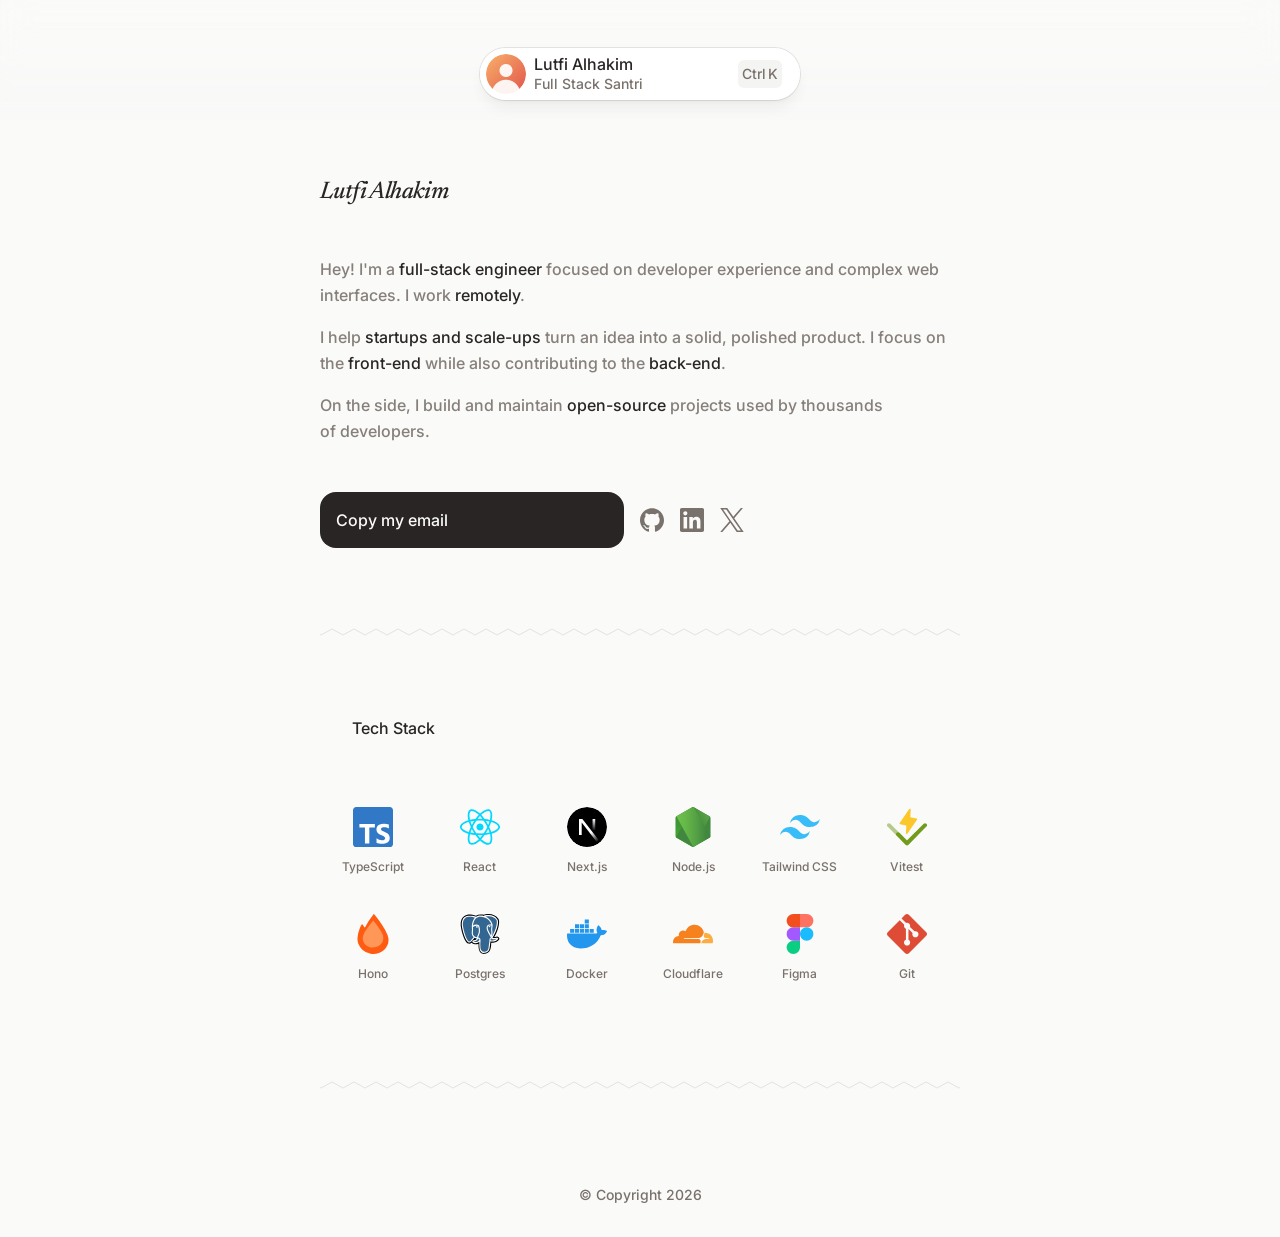
<file: index.template.html>
<!DOCTYPE html>
<!DOCTYPE html>
<html class="inter_2d2f04f-module__VqyuoG__variable newsreader_908c8709-module__RR48ca__variable" lang="en-US">
 <head>
  <meta charset="utf-8"/>
  <meta content="width=device-width, initial-scale=1" name="viewport"/>
  <meta content="" name="next-size-adjust"/>
  <title>
   Your Name • Full-Stack Engineer
  </title>
  <meta content="Full-stack engineer building product-grade web apps, design systems and developer tools." name="description"/>
  <link href="https://example.com" rel="canonical"/>
  <meta content="Your Name • Full-Stack Engineer" property="og:title"/>
  <meta content="Full-stack engineer building product-grade web apps, design systems and developer tools." property="og:description"/>
  <meta content="https://example.com" property="og:url"/>
  <meta content="Your Name" property="og:site_name"/>
  <meta content="en_US" property="og:locale"/>
  <meta content="https://example.com/og.png" property="og:image"/>
  <meta content="1200" property="og:image:width"/>
  <meta content="630" property="og:image:height"/>
  <meta content="website" property="og:type"/>
  <meta content="summary_large_image" name="twitter:card"/>
  <meta content="@example" name="twitter:site"/>
  <meta content="@example" name="twitter:creator"/>
  <meta content="Your Name • Full-Stack Engineer" name="twitter:title"/>
  <meta content="Full-stack engineer building product-grade web apps, design systems and developer tools." name="twitter:description"/>
  <meta content="https://example.com/og.png" name="twitter:image"/>
  <link href="assets/favicon.png" rel="icon"/>
  <script>
   const theme = localStorage.getItem('theme');
document.documentElement.classList.toggle('dark', theme === 'dark' || (!theme && window.matchMedia('(prefers-color-scheme: dark)').matches));
  </script>
  <script type="application/ld+json">
   {"@context":"https://schema.org","@graph":[{"@type":"Person","@id":"https://example.com/#person","name":"Your Name","url":"https://example.com","image":"https://example.com/og.png","jobTitle":"Full-Stack Engineer","description":"Full-stack engineer building product-grade web apps, design systems and developer tools.","email":"mailto:hello@example.com","hasOccupation":{"@type":"Occupation","name":"Full-Stack Engineer","skills":"TypeScript, React, Next.js, Node.js, Design Systems, Web Performance, Developer Experience"},"knowsAbout":["TypeScript","React","Next.js","Node.js","Design Systems","Web Performance","Developer Experience"],"sameAs":["https://github.com/octocat","https://www.linkedin.com/in/example","https://x.com/example"]},{"@type":"WebSite","@id":"https://example.com/#website","url":"https://example.com","name":"Your Name","description":"Full-stack engineer building product-grade web apps, design systems and developer tools.","inLanguage":"en-US","author":{"@id":"https://example.com/#person"},"publisher":{"@id":"https://example.com/#person"}}]}
  </script>
  <link href="style.css" rel="stylesheet"/>
  <script>
   const theme = localStorage.getItem('theme');
document.documentElement.classList.toggle('dark', theme === 'dark' || (!theme && window.matchMedia('(prefers-color-scheme: dark)').matches));
  </script>
 </head>
 <body class="bg-bg text-fg selection:bg-fg/6 flex min-h-dvh cursor-default flex-col items-center pt-36 font-sans font-medium antialiased">
  <div class="animate-menu bg-surface/90 ring-border fixed top-8 z-50 w-full rounded-[1.6rem] ring backdrop-blur-sm transition-all duration-400 ease-out sm:top-12 max-w-xs shadow-lg/6" id="menu" role="presentation" style="--menu-width:52px">
   <div class="flex items-center overflow-hidden p-1.5">
    <img alt="Your Name" class="size-10 shrink-0 rounded-full object-cover" data-nimg="1" decoding="async" height="80" src="assets/avatar.png" style="color:transparent" width="80"/>
    <div class="animate-menu-status flex w-full items-center justify-between pr-1.5 pl-2 text-nowrap">
     <div class="flex w-full flex-col leading-5">
      <span>
       Your Name
      </span>
      <span class="text-muted relative w-full text-sm">
       <span aria-hidden="true" class="opacity-0">
        _
       </span>
       <span class="absolute inset-0 flex items-center gap-1">
        Full-Stack Engineer
       </span>
      </span>
     </div>
     <svg aria-hidden="true" class="mr-1.5 ml-auto size-6 sm:hidden" data-slot="icon" fill="none" stroke="currentColor" stroke-width="1.5" viewbox="0 0 24 24" xmlns="http://www.w3.org/2000/svg">
      <path d="M3.75 6.75h16.5M3.75 12h16.5m-16.5 5.25h16.5" stroke-linecap="round" stroke-linejoin="round">
      </path>
     </svg>
     <kbd class="bg-fg/5 text-muted mr-1.5 ml-auto flex items-center gap-0.5 rounded-md p-1 font-sans text-sm not-sm:hidden">
      <span class="leading-none">
       Ctrl
      </span>
      K
     </kbd>
    </div>
   </div>
   <div class="grid transition-all duration-400 ease-out grid-rows-[0fr] opacity-0">
    <div class="overflow-hidden">
     <div class="relative flex flex-col gap-1.5 p-1.5 pt-0">
      <div class="contents">
       <hr class="text-border -mx-1.5"/>
       <span class="text-muted pt-1 pl-2 text-sm">
        Sections
       </span>
       <div class="contents">
        <button class="relative z-10 flex items-center gap-2 rounded-lg p-2 transition-colors" type="button">
         <svg aria-hidden="true" class="size-6" data-slot="icon" fill="none" stroke="currentColor" stroke-width="1.5" viewbox="0 0 24 24" xmlns="http://www.w3.org/2000/svg">
          <path d="m2.25 12 8.954-8.955c.44-.439 1.152-.439 1.591 0L21.75 12M4.5 9.75v10.125c0 .621.504 1.125 1.125 1.125H9.75v-4.875c0-.621.504-1.125 1.125-1.125h2.25c.621 0 1.125.504 1.125 1.125V21h4.125c.621 0 1.125-.504 1.125-1.125V9.75M8.25 21h8.25" stroke-linecap="round" stroke-linejoin="round">
          </path>
         </svg>
         Home
        </button>
        <button class="relative z-10 flex items-center gap-2 rounded-lg p-2 transition-colors text-fg/85" type="button">
         <svg aria-hidden="true" class="size-6" data-slot="icon" fill="none" stroke="currentColor" stroke-width="1.5" viewbox="0 0 24 24" xmlns="http://www.w3.org/2000/svg">
          <path d="M20.25 14.15v4.25c0 1.094-.787 2.036-1.872 2.18-2.087.277-4.216.42-6.378.42s-4.291-.143-6.378-.42c-1.085-.144-1.872-1.086-1.872-2.18v-4.25m16.5 0a2.18 2.18 0 0 0 .75-1.661V8.706c0-1.081-.768-2.015-1.837-2.175a48.114 48.114 0 0 0-3.413-.387m4.5 8.006c-.194.165-.42.295-.673.38A23.978 23.978 0 0 1 12 15.75c-2.648 0-5.195-.429-7.577-1.22a2.016 2.016 0 0 1-.673-.38m0 0A2.18 2.18 0 0 1 3 12.489V8.706c0-1.081.768-2.015 1.837-2.175a48.111 48.111 0 0 1 3.413-.387m7.5 0V5.25A2.25 2.25 0 0 0 13.5 3h-3a2.25 2.25 0 0 0-2.25 2.25v.894m7.5 0a48.667 48.667 0 0 0-7.5 0M12 12.75h.008v.008H12v-.008Z" stroke-linecap="round" stroke-linejoin="round">
          </path>
         </svg>
         Experience
        </button>
        <button class="relative z-10 flex items-center gap-2 rounded-lg p-2 transition-colors text-fg/85" type="button">
         <svg aria-hidden="true" class="size-6" data-slot="icon" fill="none" stroke="currentColor" stroke-width="1.5" viewbox="0 0 24 24" xmlns="http://www.w3.org/2000/svg">
          <path d="M11.48 3.499a.562.562 0 0 1 1.04 0l2.125 5.111a.563.563 0 0 0 .475.345l5.518.442c.499.04.701.663.321.988l-4.204 3.602a.563.563 0 0 0-.182.557l1.285 5.385a.562.562 0 0 1-.84.61l-4.725-2.885a.562.562 0 0 0-.586 0L6.982 20.54a.562.562 0 0 1-.84-.61l1.285-5.386a.562.562 0 0 0-.182-.557l-4.204-3.602a.562.562 0 0 1 .321-.988l5.518-.442a.563.563 0 0 0 .475-.345L11.48 3.5Z" stroke-linecap="round" stroke-linejoin="round">
          </path>
         </svg>
         Open-Source
        </button>
        <button class="relative z-10 flex items-center gap-2 rounded-lg p-2 transition-colors text-fg/85" type="button">
         <svg aria-hidden="true" class="size-6" data-slot="icon" fill="none" stroke="currentColor" stroke-width="1.5" viewbox="0 0 24 24" xmlns="http://www.w3.org/2000/svg">
          <path d="M17.25 6.75 22.5 12l-5.25 5.25m-10.5 0L1.5 12l5.25-5.25m7.5-3-4.5 16.5" stroke-linecap="round" stroke-linejoin="round">
          </path>
         </svg>
         Tech Stack
        </button>
       </div>
      </div>
      <div class="contents">
       <hr class="text-border -mx-1.5"/>
       <span class="text-muted pt-1 pl-2 text-sm">
        Theme
       </span>
       <div class="grid grid-cols-3 gap-1.5">
        <button class="relative z-10 flex items-center gap-2 rounded-lg p-2 transition-colors text-fg/85 justify-center" type="button">
         <svg aria-hidden="true" class="size-6" data-slot="icon" fill="none" stroke="currentColor" stroke-width="1.5" viewbox="0 0 24 24" xmlns="http://www.w3.org/2000/svg">
          <path d="M12 3v2.25m6.364.386-1.591 1.591M21 12h-2.25m-.386 6.364-1.591-1.591M12 18.75V21m-4.773-4.227-1.591 1.591M5.25 12H3m4.227-4.773L5.636 5.636M15.75 12a3.75 3.75 0 1 1-7.5 0 3.75 3.75 0 0 1 7.5 0Z" stroke-linecap="round" stroke-linejoin="round">
          </path>
         </svg>
         Light
        </button>
        <button class="relative z-10 flex items-center gap-2 rounded-lg p-2 transition-colors text-fg/85 justify-center" type="button">
         <svg aria-hidden="true" class="size-6" data-slot="icon" fill="none" stroke="currentColor" stroke-width="1.5" viewbox="0 0 24 24" xmlns="http://www.w3.org/2000/svg">
          <path d="M21.752 15.002A9.72 9.72 0 0 1 18 15.75c-5.385 0-9.75-4.365-9.75-9.75 0-1.33.266-2.597.748-3.752A9.753 9.753 0 0 0 3 11.25C3 16.635 7.365 21 12.75 21a9.753 9.753 0 0 0 9.002-5.998Z" stroke-linecap="round" stroke-linejoin="round">
          </path>
         </svg>
         Dark
        </button>
        <button class="relative z-10 flex items-center gap-2 rounded-lg p-2 transition-colors text-fg/85 justify-center outline-border outline" type="button">
         <svg aria-hidden="true" class="size-6" data-slot="icon" fill="none" stroke="currentColor" stroke-width="1.5" viewbox="0 0 24 24" xmlns="http://www.w3.org/2000/svg">
          <path d="M9 17.25v1.007a3 3 0 0 1-.879 2.122L7.5 21h9l-.621-.621A3 3 0 0 1 15 18.257V17.25m6-12V15a2.25 2.25 0 0 1-2.25 2.25H5.25A2.25 2.25 0 0 1 3 15V5.25m18 0A2.25 2.25 0 0 0 18.75 3H5.25A2.25 2.25 0 0 0 3 5.25m18 0V12a2.25 2.25 0 0 1-2.25 2.25H5.25A2.25 2.25 0 0 1 3 12V5.25" stroke-linecap="round" stroke-linejoin="round">
          </path>
         </svg>
         System
        </button>
       </div>
      </div>
     </div>
    </div>
   </div>
  </div>
  <div class="pointer-events-none fixed inset-0 z-40 h-32">
   <div class="from-bg absolute inset-0 bg-linear-to-b to-transparent">
   </div>
   <div class="absolute inset-0 mask-[linear-gradient(to_bottom,black_0%,black_85%,transparent_100%)] backdrop-blur-[1px]">
   </div>
   <div class="absolute inset-0 mask-[linear-gradient(to_bottom,black_0%,black_55%,transparent_80%)] backdrop-blur-xs">
   </div>
   <div class="absolute inset-0 mask-[linear-gradient(to_bottom,black_0%,black_30%,transparent_55%)] backdrop-blur-sm">
   </div>
   <div class="absolute inset-0 mask-[linear-gradient(to_bottom,black_0%,black_12%,transparent_32%)] backdrop-blur-lg">
   </div>
  </div>
  <main class="animate-appear flex w-full max-w-[min(calc(100vw-4rem),40rem)] flex-col gap-20">
   <section class="section relative flex flex-col gap-12" id="hero">
    <h1 class="font-newsreader mt-8 text-2xl tracking-tight text-balance italic">
     Your Name
    </h1>
    <div class="text-muted/90 flex flex-col gap-4 leading-relaxed text-pretty">
     <p>
      <span>
       Hey! I'm a
      </span>
      <strong class="text-fg whitespace-nowrap">
       full-stack engineer
      </strong>
      <span>
       focused on developer experience and complex web interfaces. I work
      </span>
      <strong class="text-fg">
       remotely
      </strong>
      <span>
       .
      </span>
     </p>
     <p>
      <span>
       I help
      </span>
      <strong class="text-fg">
       startups and scale-ups
      </strong>
      <span>
       turn an idea into a solid, polished product. I focus on the
      </span>
      <strong class="text-fg whitespace-nowrap">
       front-end
      </strong>
      <span>
       while also contributing to the
      </span>
      <strong class="text-fg whitespace-nowrap">
       back-end
      </strong>
      <span>
       .
      </span>
     </p>
     <p>
      <span>
       On the side, I build and maintain
      </span>
      <strong class="text-fg">
       open-source
      </strong>
      <span>
       projects used by thousands of developers.
      </span>
     </p>
    </div>
    <div class="flex items-center gap-2">
     <button class="squircle text-bg bg-fg hover:bg-fg/90 relative flex items-center justify-center px-4 py-2 transition-all active:scale-95" type="button">
      <span class="transition-all duration-500">
       Copy my email
      </span>
      <span aria-live="polite" class="absolute transition-all duration-500 opacity-0 blur-xs">
       Email copied!
      </span>
     </button>
     <div class="relative flex">
      <a aria-label="GitHub" class="hover:[&amp;_path]:fill-fg [&amp;_path]:fill-muted z-10 p-2 [&amp;_path]:transition-colors" href="https://github.com/octocat" rel="noopener noreferrer" target="_blank">
       <svg aria-hidden="true" class="size-6 [&amp;_path]:fill-current" viewbox="0 0 256 250" xmlns="http://www.w3.org/2000/svg">
        <path d="M128.001 0C57.317 0 0 57.307 0 128.001c0 56.554 36.676 104.535 87.535 121.46c6.397 1.185 8.746-2.777 8.746-6.158c0-3.052-.12-13.135-.174-23.83c-35.61 7.742-43.124-15.103-43.124-15.103c-5.823-14.795-14.213-18.73-14.213-18.73c-11.613-7.944.876-7.78.876-7.78c12.853.902 19.621 13.19 19.621 13.19c11.417 19.568 29.945 13.911 37.249 10.64c1.149-8.272 4.466-13.92 8.127-17.116c-28.431-3.236-58.318-14.212-58.318-63.258c0-13.975 5-25.394 13.188-34.358c-1.329-3.224-5.71-16.242 1.24-33.874c0 0 10.749-3.44 35.21 13.121c10.21-2.836 21.16-4.258 32.038-4.307c10.878.049 21.837 1.47 32.066 4.307c24.431-16.56 35.165-13.12 35.165-13.12c6.967 17.63 2.584 30.65 1.255 33.873c8.207 8.964 13.173 20.383 13.173 34.358c0 49.163-29.944 59.988-58.447 63.157c4.591 3.972 8.682 11.762 8.682 23.704c0 17.126-.148 30.91-.148 35.126c0 3.407 2.304 7.398 8.792 6.14C219.37 232.5 256 184.537 256 128.002C256 57.307 198.691 0 128.001 0m-80.06 182.34c-.282.636-1.283.827-2.194.39c-.929-.417-1.45-1.284-1.15-1.922c.276-.655 1.279-.838 2.205-.399c.93.418 1.46 1.293 1.139 1.931m6.296 5.618c-.61.566-1.804.303-2.614-.591c-.837-.892-.994-2.086-.375-2.66c.63-.566 1.787-.301 2.626.591c.838.903 1 2.088.363 2.66m4.32 7.188c-.785.545-2.067.034-2.86-1.104c-.784-1.138-.784-2.503.017-3.05c.795-.547 2.058-.055 2.861 1.075c.782 1.157.782 2.522-.019 3.08m7.304 8.325c-.701.774-2.196.566-3.29-.49c-1.119-1.032-1.43-2.496-.726-3.27c.71-.776 2.213-.558 3.315.49c1.11 1.03 1.45 2.505.701 3.27m9.442 2.81c-.31 1.003-1.75 1.459-3.199 1.033c-1.448-.439-2.395-1.613-2.103-2.626c.301-1.01 1.747-1.484 3.207-1.028c1.446.436 2.396 1.602 2.095 2.622m10.744 1.193c.036 1.055-1.193 1.93-2.715 1.95c-1.53.034-2.769-.82-2.786-1.86c0-1.065 1.202-1.932 2.733-1.958c1.522-.03 2.768.818 2.768 1.868m10.555-.405c.182 1.03-.875 2.088-2.387 2.37c-1.485.271-2.861-.365-3.05-1.386c-.184-1.056.893-2.114 2.376-2.387c1.514-.263 2.868.356 3.061 1.403" fill="#161614">
        </path>
       </svg>
      </a>
      <a aria-label="LinkedIn" class="hover:[&amp;_path]:fill-fg [&amp;_path]:fill-muted z-10 p-2 [&amp;_path]:transition-colors" href="https://www.linkedin.com/in/example" rel="noopener noreferrer" target="_blank">
       <svg aria-hidden="true" class="size-6 [&amp;_path]:fill-current" viewbox="0 0 256 256" xmlns="http://www.w3.org/2000/svg">
        <path d="M218.123 218.127h-37.931v-59.403c0-14.165-.253-32.4-19.728-32.4c-19.756 0-22.779 15.434-22.779 31.369v60.43h-37.93V95.967h36.413v16.694h.51a39.91 39.91 0 0 1 35.928-19.733c38.445 0 45.533 25.288 45.533 58.186zM56.955 79.27c-12.157.002-22.014-9.852-22.016-22.009s9.851-22.014 22.008-22.016c12.157-.003 22.014 9.851 22.016 22.008A22.013 22.013 0 0 1 56.955 79.27m18.966 138.858H37.95V95.967h37.97zM237.033.018H18.89C8.58-.098.125 8.161-.001 18.471v219.053c.122 10.315 8.576 18.582 18.89 18.474h218.144c10.336.128 18.823-8.139 18.966-18.474V18.454c-.147-10.33-8.635-18.588-18.966-18.453" fill="#0a66c2">
        </path>
       </svg>
      </a>
      <a aria-label="X" class="hover:[&amp;_path]:fill-fg [&amp;_path]:fill-muted z-10 p-2 [&amp;_path]:transition-colors" href="https://x.com/example" rel="noopener noreferrer" target="_blank">
       <svg aria-hidden="true" class="size-6 [&amp;_path]:fill-current" viewbox="0 0 251 256" xmlns="http://www.w3.org/2000/svg">
        <path d="M149.079 108.399L242.33 0h-22.098l-80.97 94.12L74.59 0H0l97.796 142.328L0 256h22.1l85.507-99.395L175.905 256h74.59L149.073 108.399zM118.81 143.58l-9.909-14.172l-78.84-112.773h33.943l63.625 91.011l9.909 14.173l82.705 118.3H186.3l-67.49-96.533z">
        </path>
       </svg>
      </a>
      <div aria-hidden="true" class="bg-surface squircle-sm ring-border absolute bottom-[calc(100%+0.5rem)] flex origin-bottom items-end overflow-hidden shadow-2xl ring transition-[opacity,transform] duration-200 ease-out pointer-events-none -translate-x-1/2 translate-y-1 scale-[0.97] opacity-0" style="left:0;width:0;height:0;contain:paint">
       <div class="absolute" style="--dir:1">
        <div class="flex flex-col gap-3 p-3">
         <div class="flex items-center gap-3 [&amp;_img]:rounded-full">
          <img alt="Your Name" class="size-10" data-nimg="1" decoding="async" height="80" src="assets/avatar.png" style="color:transparent" width="80"/>
          <div class="flex flex-col">
           octocat
           <p class="text-muted text-sm">
            0 contributions in the last year
           </p>
          </div>
         </div>
         <div class="relative flex w-[min(22rem,calc(100vw-6rem))] flex-col gap-2">
          <div class="grid grid-flow-col grid-rows-7 gap-[1.5px]" style="grid-template-columns:repeat(53, minmax(0, 1fr))">
           <div class="aspect-square w-full rounded-[1.5px] bg-fg/10" data-count="0" data-date="2025-08-31">
           </div>
           <div class="aspect-square w-full rounded-[1.5px] bg-fg/10" data-count="0" data-date="2025-09-01">
           </div>
           <div class="aspect-square w-full rounded-[1.5px] bg-fg/10" data-count="0" data-date="2025-09-02">
           </div>
           <div class="aspect-square w-full rounded-[1.5px] bg-fg/10" data-count="0" data-date="2025-09-03">
           </div>
           <div class="aspect-square w-full rounded-[1.5px] bg-fg/10" data-count="0" data-date="2025-09-04">
           </div>
           <div class="aspect-square w-full rounded-[1.5px] bg-fg/10" data-count="0" data-date="2025-09-05">
           </div>
           <div class="aspect-square w-full rounded-[1.5px] bg-fg/10" data-count="0" data-date="2025-09-06">
           </div>
           <div class="aspect-square w-full rounded-[1.5px] bg-fg/10" data-count="0" data-date="2025-09-07">
           </div>
           <div class="aspect-square w-full rounded-[1.5px] bg-fg/10" data-count="0" data-date="2025-09-08">
           </div>
           <div class="aspect-square w-full rounded-[1.5px] bg-fg/10" data-count="0" data-date="2025-09-09">
           </div>
           <div class="aspect-square w-full rounded-[1.5px] bg-fg/10" data-count="0" data-date="2025-09-10">
           </div>
           <div class="aspect-square w-full rounded-[1.5px] bg-fg/10" data-count="0" data-date="2025-09-11">
           </div>
           <div class="aspect-square w-full rounded-[1.5px] bg-fg/10" data-count="0" data-date="2025-09-12">
           </div>
           <div class="aspect-square w-full rounded-[1.5px] bg-fg/10" data-count="0" data-date="2025-09-13">
           </div>
           <div class="aspect-square w-full rounded-[1.5px] bg-fg/10" data-count="0" data-date="2025-09-14">
           </div>
           <div class="aspect-square w-full rounded-[1.5px] bg-fg/10" data-count="0" data-date="2025-09-15">
           </div>
           <div class="aspect-square w-full rounded-[1.5px] bg-fg/10" data-count="0" data-date="2025-09-16">
           </div>
           <div class="aspect-square w-full rounded-[1.5px] bg-fg/10" data-count="0" data-date="2025-09-17">
           </div>
           <div class="aspect-square w-full rounded-[1.5px] bg-fg/10" data-count="0" data-date="2025-09-18">
           </div>
           <div class="aspect-square w-full rounded-[1.5px] bg-fg/10" data-count="0" data-date="2025-09-19">
           </div>
           <div class="aspect-square w-full rounded-[1.5px] bg-fg/10" data-count="0" data-date="2025-09-20">
           </div>
           <div class="aspect-square w-full rounded-[1.5px] bg-fg/10" data-count="0" data-date="2025-09-21">
           </div>
           <div class="aspect-square w-full rounded-[1.5px] bg-fg/10" data-count="0" data-date="2025-09-22">
           </div>
           <div class="aspect-square w-full rounded-[1.5px] bg-fg/10" data-count="0" data-date="2025-09-23">
           </div>
           <div class="aspect-square w-full rounded-[1.5px] bg-fg/10" data-count="0" data-date="2025-09-24">
           </div>
           <div class="aspect-square w-full rounded-[1.5px] bg-fg/10" data-count="0" data-date="2025-09-25">
           </div>
           <div class="aspect-square w-full rounded-[1.5px] bg-fg/10" data-count="0" data-date="2025-09-26">
           </div>
           <div class="aspect-square w-full rounded-[1.5px] bg-fg/10" data-count="0" data-date="2025-09-27">
           </div>
           <div class="aspect-square w-full rounded-[1.5px] bg-fg/10" data-count="0" data-date="2025-09-28">
           </div>
           <div class="aspect-square w-full rounded-[1.5px] bg-fg/10" data-count="0" data-date="2025-09-29">
           </div>
           <div class="aspect-square w-full rounded-[1.5px] bg-fg/10" data-count="0" data-date="2025-09-30">
           </div>
           <div class="aspect-square w-full rounded-[1.5px] bg-fg/10" data-count="0" data-date="2025-10-01">
           </div>
           <div class="aspect-square w-full rounded-[1.5px] bg-fg/10" data-count="0" data-date="2025-10-02">
           </div>
           <div class="aspect-square w-full rounded-[1.5px] bg-fg/10" data-count="0" data-date="2025-10-03">
           </div>
           <div class="aspect-square w-full rounded-[1.5px] bg-fg/10" data-count="0" data-date="2025-10-04">
           </div>
           <div class="aspect-square w-full rounded-[1.5px] bg-fg/10" data-count="0" data-date="2025-10-05">
           </div>
           <div class="aspect-square w-full rounded-[1.5px] bg-fg/10" data-count="0" data-date="2025-10-06">
           </div>
           <div class="aspect-square w-full rounded-[1.5px] bg-fg/10" data-count="0" data-date="2025-10-07">
           </div>
           <div class="aspect-square w-full rounded-[1.5px] bg-fg/10" data-count="0" data-date="2025-10-08">
           </div>
           <div class="aspect-square w-full rounded-[1.5px] bg-fg/10" data-count="0" data-date="2025-10-09">
           </div>
           <div class="aspect-square w-full rounded-[1.5px] bg-fg/10" data-count="0" data-date="2025-10-10">
           </div>
           <div class="aspect-square w-full rounded-[1.5px] bg-fg/10" data-count="0" data-date="2025-10-11">
           </div>
           <div class="aspect-square w-full rounded-[1.5px] bg-fg/10" data-count="0" data-date="2025-10-12">
           </div>
           <div class="aspect-square w-full rounded-[1.5px] bg-fg/10" data-count="0" data-date="2025-10-13">
           </div>
           <div class="aspect-square w-full rounded-[1.5px] bg-fg/10" data-count="0" data-date="2025-10-14">
           </div>
           <div class="aspect-square w-full rounded-[1.5px] bg-fg/10" data-count="0" data-date="2025-10-15">
           </div>
           <div class="aspect-square w-full rounded-[1.5px] bg-fg/10" data-count="0" data-date="2025-10-16">
           </div>
           <div class="aspect-square w-full rounded-[1.5px] bg-fg/10" data-count="0" data-date="2025-10-17">
           </div>
           <div class="aspect-square w-full rounded-[1.5px] bg-fg/10" data-count="0" data-date="2025-10-18">
           </div>
           <div class="aspect-square w-full rounded-[1.5px] bg-fg/10" data-count="0" data-date="2025-10-19">
           </div>
           <div class="aspect-square w-full rounded-[1.5px] bg-fg/10" data-count="0" data-date="2025-10-20">
           </div>
           <div class="aspect-square w-full rounded-[1.5px] bg-fg/10" data-count="0" data-date="2025-10-21">
           </div>
           <div class="aspect-square w-full rounded-[1.5px] bg-fg/10" data-count="0" data-date="2025-10-22">
           </div>
           <div class="aspect-square w-full rounded-[1.5px] bg-fg/10" data-count="0" data-date="2025-10-23">
           </div>
           <div class="aspect-square w-full rounded-[1.5px] bg-fg/10" data-count="0" data-date="2025-10-24">
           </div>
           <div class="aspect-square w-full rounded-[1.5px] bg-fg/10" data-count="0" data-date="2025-10-25">
           </div>
           <div class="aspect-square w-full rounded-[1.5px] bg-fg/10" data-count="0" data-date="2025-10-26">
           </div>
           <div class="aspect-square w-full rounded-[1.5px] bg-fg/10" data-count="0" data-date="2025-10-27">
           </div>
           <div class="aspect-square w-full rounded-[1.5px] bg-fg/10" data-count="0" data-date="2025-10-28">
           </div>
           <div class="aspect-square w-full rounded-[1.5px] bg-fg/10" data-count="0" data-date="2025-10-29">
           </div>
           <div class="aspect-square w-full rounded-[1.5px] bg-fg/10" data-count="0" data-date="2025-10-30">
           </div>
           <div class="aspect-square w-full rounded-[1.5px] bg-fg/10" data-count="0" data-date="2025-10-31">
           </div>
           <div class="aspect-square w-full rounded-[1.5px] bg-fg/10" data-count="0" data-date="2025-11-01">
           </div>
           <div class="aspect-square w-full rounded-[1.5px] bg-fg/10" data-count="0" data-date="2025-11-02">
           </div>
           <div class="aspect-square w-full rounded-[1.5px] bg-fg/10" data-count="0" data-date="2025-11-03">
           </div>
           <div class="aspect-square w-full rounded-[1.5px] bg-fg/10" data-count="0" data-date="2025-11-04">
           </div>
           <div class="aspect-square w-full rounded-[1.5px] bg-fg/10" data-count="0" data-date="2025-11-05">
           </div>
           <div class="aspect-square w-full rounded-[1.5px] bg-fg/10" data-count="0" data-date="2025-11-06">
           </div>
           <div class="aspect-square w-full rounded-[1.5px] bg-fg/10" data-count="0" data-date="2025-11-07">
           </div>
           <div class="aspect-square w-full rounded-[1.5px] bg-fg/10" data-count="0" data-date="2025-11-08">
           </div>
           <div class="aspect-square w-full rounded-[1.5px] bg-fg/10" data-count="0" data-date="2025-11-09">
           </div>
           <div class="aspect-square w-full rounded-[1.5px] bg-fg/10" data-count="0" data-date="2025-11-10">
           </div>
           <div class="aspect-square w-full rounded-[1.5px] bg-fg/10" data-count="0" data-date="2025-11-11">
           </div>
           <div class="aspect-square w-full rounded-[1.5px] bg-fg/10" data-count="0" data-date="2025-11-12">
           </div>
           <div class="aspect-square w-full rounded-[1.5px] bg-fg/10" data-count="0" data-date="2025-11-13">
           </div>
           <div class="aspect-square w-full rounded-[1.5px] bg-fg/10" data-count="0" data-date="2025-11-14">
           </div>
           <div class="aspect-square w-full rounded-[1.5px] bg-fg/10" data-count="0" data-date="2025-11-15">
           </div>
           <div class="aspect-square w-full rounded-[1.5px] bg-fg/10" data-count="0" data-date="2025-11-16">
           </div>
           <div class="aspect-square w-full rounded-[1.5px] bg-fg/10" data-count="0" data-date="2025-11-17">
           </div>
           <div class="aspect-square w-full rounded-[1.5px] bg-fg/10" data-count="0" data-date="2025-11-18">
           </div>
           <div class="aspect-square w-full rounded-[1.5px] bg-fg/10" data-count="0" data-date="2025-11-19">
           </div>
           <div class="aspect-square w-full rounded-[1.5px] bg-fg/10" data-count="0" data-date="2025-11-20">
           </div>
           <div class="aspect-square w-full rounded-[1.5px] bg-fg/10" data-count="0" data-date="2025-11-21">
           </div>
           <div class="aspect-square w-full rounded-[1.5px] bg-fg/10" data-count="0" data-date="2025-11-22">
           </div>
           <div class="aspect-square w-full rounded-[1.5px] bg-fg/10" data-count="0" data-date="2025-11-23">
           </div>
           <div class="aspect-square w-full rounded-[1.5px] bg-fg/10" data-count="0" data-date="2025-11-24">
           </div>
           <div class="aspect-square w-full rounded-[1.5px] bg-fg/10" data-count="0" data-date="2025-11-25">
           </div>
           <div class="aspect-square w-full rounded-[1.5px] bg-fg/10" data-count="0" data-date="2025-11-26">
           </div>
           <div class="aspect-square w-full rounded-[1.5px] bg-fg/10" data-count="0" data-date="2025-11-27">
           </div>
           <div class="aspect-square w-full rounded-[1.5px] bg-fg/10" data-count="0" data-date="2025-11-28">
           </div>
           <div class="aspect-square w-full rounded-[1.5px] bg-fg/10" data-count="0" data-date="2025-11-29">
           </div>
           <div class="aspect-square w-full rounded-[1.5px] bg-fg/10" data-count="0" data-date="2025-11-30">
           </div>
           <div class="aspect-square w-full rounded-[1.5px] bg-fg/10" data-count="0" data-date="2025-12-01">
           </div>
           <div class="aspect-square w-full rounded-[1.5px] bg-fg/10" data-count="0" data-date="2025-12-02">
           </div>
           <div class="aspect-square w-full rounded-[1.5px] bg-fg/10" data-count="0" data-date="2025-12-03">
           </div>
           <div class="aspect-square w-full rounded-[1.5px] bg-fg/10" data-count="0" data-date="2025-12-04">
           </div>
           <div class="aspect-square w-full rounded-[1.5px] bg-fg/10" data-count="0" data-date="2025-12-05">
           </div>
           <div class="aspect-square w-full rounded-[1.5px] bg-fg/10" data-count="0" data-date="2025-12-06">
           </div>
           <div class="aspect-square w-full rounded-[1.5px] bg-fg/10" data-count="0" data-date="2025-12-07">
           </div>
           <div class="aspect-square w-full rounded-[1.5px] bg-fg/10" data-count="0" data-date="2025-12-08">
           </div>
           <div class="aspect-square w-full rounded-[1.5px] bg-fg/10" data-count="0" data-date="2025-12-09">
           </div>
           <div class="aspect-square w-full rounded-[1.5px] bg-fg/10" data-count="0" data-date="2025-12-10">
           </div>
           <div class="aspect-square w-full rounded-[1.5px] bg-fg/10" data-count="0" data-date="2025-12-11">
           </div>
           <div class="aspect-square w-full rounded-[1.5px] bg-fg/10" data-count="0" data-date="2025-12-12">
           </div>
           <div class="aspect-square w-full rounded-[1.5px] bg-fg/10" data-count="0" data-date="2025-12-13">
           </div>
           <div class="aspect-square w-full rounded-[1.5px] bg-fg/10" data-count="0" data-date="2025-12-14">
           </div>
           <div class="aspect-square w-full rounded-[1.5px] bg-fg/10" data-count="0" data-date="2025-12-15">
           </div>
           <div class="aspect-square w-full rounded-[1.5px] bg-fg/10" data-count="0" data-date="2025-12-16">
           </div>
           <div class="aspect-square w-full rounded-[1.5px] bg-fg/10" data-count="0" data-date="2025-12-17">
           </div>
           <div class="aspect-square w-full rounded-[1.5px] bg-fg/10" data-count="0" data-date="2025-12-18">
           </div>
           <div class="aspect-square w-full rounded-[1.5px] bg-fg/10" data-count="0" data-date="2025-12-19">
           </div>
           <div class="aspect-square w-full rounded-[1.5px] bg-fg/10" data-count="0" data-date="2025-12-20">
           </div>
           <div class="aspect-square w-full rounded-[1.5px] bg-fg/10" data-count="0" data-date="2025-12-21">
           </div>
           <div class="aspect-square w-full rounded-[1.5px] bg-fg/10" data-count="0" data-date="2025-12-22">
           </div>
           <div class="aspect-square w-full rounded-[1.5px] bg-fg/10" data-count="0" data-date="2025-12-23">
           </div>
           <div class="aspect-square w-full rounded-[1.5px] bg-fg/10" data-count="0" data-date="2025-12-24">
           </div>
           <div class="aspect-square w-full rounded-[1.5px] bg-fg/10" data-count="0" data-date="2025-12-25">
           </div>
           <div class="aspect-square w-full rounded-[1.5px] bg-fg/10" data-count="0" data-date="2025-12-26">
           </div>
           <div class="aspect-square w-full rounded-[1.5px] bg-fg/10" data-count="0" data-date="2025-12-27">
           </div>
           <div class="aspect-square w-full rounded-[1.5px] bg-fg/10" data-count="0" data-date="2025-12-28">
           </div>
           <div class="aspect-square w-full rounded-[1.5px] bg-fg/10" data-count="0" data-date="2025-12-29">
           </div>
           <div class="aspect-square w-full rounded-[1.5px] bg-fg/10" data-count="0" data-date="2025-12-30">
           </div>
           <div class="aspect-square w-full rounded-[1.5px] bg-fg/10" data-count="0" data-date="2025-12-31">
           </div>
           <div class="aspect-square w-full rounded-[1.5px] bg-fg/10" data-count="0" data-date="2026-01-01">
           </div>
           <div class="aspect-square w-full rounded-[1.5px] bg-fg/10" data-count="0" data-date="2026-01-02">
           </div>
           <div class="aspect-square w-full rounded-[1.5px] bg-fg/10" data-count="0" data-date="2026-01-03">
           </div>
           <div class="aspect-square w-full rounded-[1.5px] bg-fg/10" data-count="0" data-date="2026-01-04">
           </div>
           <div class="aspect-square w-full rounded-[1.5px] bg-fg/10" data-count="0" data-date="2026-01-05">
           </div>
           <div class="aspect-square w-full rounded-[1.5px] bg-fg/10" data-count="0" data-date="2026-01-06">
           </div>
           <div class="aspect-square w-full rounded-[1.5px] bg-fg/10" data-count="0" data-date="2026-01-07">
           </div>
           <div class="aspect-square w-full rounded-[1.5px] bg-fg/10" data-count="0" data-date="2026-01-08">
           </div>
           <div class="aspect-square w-full rounded-[1.5px] bg-fg/10" data-count="0" data-date="2026-01-09">
           </div>
           <div class="aspect-square w-full rounded-[1.5px] bg-fg/10" data-count="0" data-date="2026-01-10">
           </div>
           <div class="aspect-square w-full rounded-[1.5px] bg-fg/10" data-count="0" data-date="2026-01-11">
           </div>
           <div class="aspect-square w-full rounded-[1.5px] bg-fg/10" data-count="0" data-date="2026-01-12">
           </div>
           <div class="aspect-square w-full rounded-[1.5px] bg-fg/10" data-count="0" data-date="2026-01-13">
           </div>
           <div class="aspect-square w-full rounded-[1.5px] bg-fg/10" data-count="0" data-date="2026-01-14">
           </div>
           <div class="aspect-square w-full rounded-[1.5px] bg-fg/10" data-count="0" data-date="2026-01-15">
           </div>
           <div class="aspect-square w-full rounded-[1.5px] bg-fg/10" data-count="0" data-date="2026-01-16">
           </div>
           <div class="aspect-square w-full rounded-[1.5px] bg-fg/10" data-count="0" data-date="2026-01-17">
           </div>
           <div class="aspect-square w-full rounded-[1.5px] bg-fg/10" data-count="0" data-date="2026-01-18">
           </div>
           <div class="aspect-square w-full rounded-[1.5px] bg-fg/10" data-count="0" data-date="2026-01-19">
           </div>
           <div class="aspect-square w-full rounded-[1.5px] bg-fg/10" data-count="0" data-date="2026-01-20">
           </div>
           <div class="aspect-square w-full rounded-[1.5px] bg-fg/10" data-count="0" data-date="2026-01-21">
           </div>
           <div class="aspect-square w-full rounded-[1.5px] bg-fg/10" data-count="0" data-date="2026-01-22">
           </div>
           <div class="aspect-square w-full rounded-[1.5px] bg-fg/10" data-count="0" data-date="2026-01-23">
           </div>
           <div class="aspect-square w-full rounded-[1.5px] bg-fg/10" data-count="0" data-date="2026-01-24">
           </div>
           <div class="aspect-square w-full rounded-[1.5px] bg-fg/10" data-count="0" data-date="2026-01-25">
           </div>
           <div class="aspect-square w-full rounded-[1.5px] bg-fg/10" data-count="0" data-date="2026-01-26">
           </div>
           <div class="aspect-square w-full rounded-[1.5px] bg-fg/10" data-count="0" data-date="2026-01-27">
           </div>
           <div class="aspect-square w-full rounded-[1.5px] bg-fg/10" data-count="0" data-date="2026-01-28">
           </div>
           <div class="aspect-square w-full rounded-[1.5px] bg-fg/10" data-count="0" data-date="2026-01-29">
           </div>
           <div class="aspect-square w-full rounded-[1.5px] bg-fg/10" data-count="0" data-date="2026-01-30">
           </div>
           <div class="aspect-square w-full rounded-[1.5px] bg-fg/10" data-count="0" data-date="2026-01-31">
           </div>
           <div class="aspect-square w-full rounded-[1.5px] bg-fg/10" data-count="0" data-date="2026-02-01">
           </div>
           <div class="aspect-square w-full rounded-[1.5px] bg-fg/10" data-count="0" data-date="2026-02-02">
           </div>
           <div class="aspect-square w-full rounded-[1.5px] bg-fg/10" data-count="0" data-date="2026-02-03">
           </div>
           <div class="aspect-square w-full rounded-[1.5px] bg-fg/10" data-count="0" data-date="2026-02-04">
           </div>
           <div class="aspect-square w-full rounded-[1.5px] bg-fg/10" data-count="0" data-date="2026-02-05">
           </div>
           <div class="aspect-square w-full rounded-[1.5px] bg-fg/10" data-count="0" data-date="2026-02-06">
           </div>
           <div class="aspect-square w-full rounded-[1.5px] bg-fg/10" data-count="0" data-date="2026-02-07">
           </div>
           <div class="aspect-square w-full rounded-[1.5px] bg-fg/10" data-count="0" data-date="2026-02-08">
           </div>
           <div class="aspect-square w-full rounded-[1.5px] bg-fg/10" data-count="0" data-date="2026-02-09">
           </div>
           <div class="aspect-square w-full rounded-[1.5px] bg-fg/10" data-count="0" data-date="2026-02-10">
           </div>
           <div class="aspect-square w-full rounded-[1.5px] bg-fg/10" data-count="0" data-date="2026-02-11">
           </div>
           <div class="aspect-square w-full rounded-[1.5px] bg-fg/10" data-count="0" data-date="2026-02-12">
           </div>
           <div class="aspect-square w-full rounded-[1.5px] bg-fg/10" data-count="0" data-date="2026-02-13">
           </div>
           <div class="aspect-square w-full rounded-[1.5px] bg-fg/10" data-count="0" data-date="2026-02-14">
           </div>
           <div class="aspect-square w-full rounded-[1.5px] bg-fg/10" data-count="0" data-date="2026-02-15">
           </div>
           <div class="aspect-square w-full rounded-[1.5px] bg-fg/10" data-count="0" data-date="2026-02-16">
           </div>
           <div class="aspect-square w-full rounded-[1.5px] bg-fg/10" data-count="0" data-date="2026-02-17">
           </div>
           <div class="aspect-square w-full rounded-[1.5px] bg-fg/10" data-count="0" data-date="2026-02-18">
           </div>
           <div class="aspect-square w-full rounded-[1.5px] bg-fg/10" data-count="0" data-date="2026-02-19">
           </div>
           <div class="aspect-square w-full rounded-[1.5px] bg-fg/10" data-count="0" data-date="2026-02-20">
           </div>
           <div class="aspect-square w-full rounded-[1.5px] bg-fg/10" data-count="0" data-date="2026-02-21">
           </div>
           <div class="aspect-square w-full rounded-[1.5px] bg-fg/10" data-count="0" data-date="2026-02-22">
           </div>
           <div class="aspect-square w-full rounded-[1.5px] bg-fg/10" data-count="0" data-date="2026-02-23">
           </div>
           <div class="aspect-square w-full rounded-[1.5px] bg-fg/10" data-count="0" data-date="2026-02-24">
           </div>
           <div class="aspect-square w-full rounded-[1.5px] bg-fg/10" data-count="0" data-date="2026-02-25">
           </div>
           <div class="aspect-square w-full rounded-[1.5px] bg-fg/10" data-count="0" data-date="2026-02-26">
           </div>
           <div class="aspect-square w-full rounded-[1.5px] bg-fg/10" data-count="0" data-date="2026-02-27">
           </div>
           <div class="aspect-square w-full rounded-[1.5px] bg-fg/10" data-count="0" data-date="2026-02-28">
           </div>
           <div class="aspect-square w-full rounded-[1.5px] bg-fg/10" data-count="0" data-date="2026-03-01">
           </div>
           <div class="aspect-square w-full rounded-[1.5px] bg-fg/10" data-count="0" data-date="2026-03-02">
           </div>
           <div class="aspect-square w-full rounded-[1.5px] bg-fg/10" data-count="0" data-date="2026-03-03">
           </div>
           <div class="aspect-square w-full rounded-[1.5px] bg-fg/10" data-count="0" data-date="2026-03-04">
           </div>
           <div class="aspect-square w-full rounded-[1.5px] bg-fg/10" data-count="0" data-date="2026-03-05">
           </div>
           <div class="aspect-square w-full rounded-[1.5px] bg-fg/10" data-count="0" data-date="2026-03-06">
           </div>
           <div class="aspect-square w-full rounded-[1.5px] bg-fg/10" data-count="0" data-date="2026-03-07">
           </div>
           <div class="aspect-square w-full rounded-[1.5px] bg-fg/10" data-count="0" data-date="2026-03-08">
           </div>
           <div class="aspect-square w-full rounded-[1.5px] bg-fg/10" data-count="0" data-date="2026-03-09">
           </div>
           <div class="aspect-square w-full rounded-[1.5px] bg-fg/10" data-count="0" data-date="2026-03-10">
           </div>
           <div class="aspect-square w-full rounded-[1.5px] bg-fg/10" data-count="0" data-date="2026-03-11">
           </div>
           <div class="aspect-square w-full rounded-[1.5px] bg-fg/10" data-count="0" data-date="2026-03-12">
           </div>
           <div class="aspect-square w-full rounded-[1.5px] bg-fg/10" data-count="0" data-date="2026-03-13">
           </div>
           <div class="aspect-square w-full rounded-[1.5px] bg-fg/10" data-count="0" data-date="2026-03-14">
           </div>
           <div class="aspect-square w-full rounded-[1.5px] bg-fg/10" data-count="0" data-date="2026-03-15">
           </div>
           <div class="aspect-square w-full rounded-[1.5px] bg-fg/10" data-count="0" data-date="2026-03-16">
           </div>
           <div class="aspect-square w-full rounded-[1.5px] bg-fg/10" data-count="0" data-date="2026-03-17">
           </div>
           <div class="aspect-square w-full rounded-[1.5px] bg-fg/10" data-count="0" data-date="2026-03-18">
           </div>
           <div class="aspect-square w-full rounded-[1.5px] bg-fg/10" data-count="0" data-date="2026-03-19">
           </div>
           <div class="aspect-square w-full rounded-[1.5px] bg-fg/10" data-count="0" data-date="2026-03-20">
           </div>
           <div class="aspect-square w-full rounded-[1.5px] bg-fg/10" data-count="0" data-date="2026-03-21">
           </div>
           <div class="aspect-square w-full rounded-[1.5px] bg-fg/10" data-count="0" data-date="2026-03-22">
           </div>
           <div class="aspect-square w-full rounded-[1.5px] bg-fg/10" data-count="0" data-date="2026-03-23">
           </div>
           <div class="aspect-square w-full rounded-[1.5px] bg-fg/10" data-count="0" data-date="2026-03-24">
           </div>
           <div class="aspect-square w-full rounded-[1.5px] bg-fg/10" data-count="0" data-date="2026-03-25">
           </div>
           <div class="aspect-square w-full rounded-[1.5px] bg-fg/10" data-count="0" data-date="2026-03-26">
           </div>
           <div class="aspect-square w-full rounded-[1.5px] bg-fg/10" data-count="0" data-date="2026-03-27">
           </div>
           <div class="aspect-square w-full rounded-[1.5px] bg-fg/10" data-count="0" data-date="2026-03-28">
           </div>
           <div class="aspect-square w-full rounded-[1.5px] bg-fg/10" data-count="0" data-date="2026-03-29">
           </div>
           <div class="aspect-square w-full rounded-[1.5px] bg-fg/10" data-count="0" data-date="2026-03-30">
           </div>
           <div class="aspect-square w-full rounded-[1.5px] bg-fg/10" data-count="0" data-date="2026-03-31">
           </div>
           <div class="aspect-square w-full rounded-[1.5px] bg-fg/10" data-count="0" data-date="2026-04-01">
           </div>
           <div class="aspect-square w-full rounded-[1.5px] bg-fg/10" data-count="0" data-date="2026-04-02">
           </div>
           <div class="aspect-square w-full rounded-[1.5px] bg-fg/10" data-count="0" data-date="2026-04-03">
           </div>
           <div class="aspect-square w-full rounded-[1.5px] bg-fg/10" data-count="0" data-date="2026-04-04">
           </div>
           <div class="aspect-square w-full rounded-[1.5px] bg-fg/10" data-count="0" data-date="2026-04-05">
           </div>
           <div class="aspect-square w-full rounded-[1.5px] bg-fg/10" data-count="0" data-date="2026-04-06">
           </div>
           <div class="aspect-square w-full rounded-[1.5px] bg-fg/10" data-count="0" data-date="2026-04-07">
           </div>
           <div class="aspect-square w-full rounded-[1.5px] bg-fg/10" data-count="0" data-date="2026-04-08">
           </div>
           <div class="aspect-square w-full rounded-[1.5px] bg-fg/10" data-count="0" data-date="2026-04-09">
           </div>
           <div class="aspect-square w-full rounded-[1.5px] bg-fg/10" data-count="0" data-date="2026-04-10">
           </div>
           <div class="aspect-square w-full rounded-[1.5px] bg-fg/10" data-count="0" data-date="2026-04-11">
           </div>
           <div class="aspect-square w-full rounded-[1.5px] bg-fg/10" data-count="0" data-date="2026-04-12">
           </div>
           <div class="aspect-square w-full rounded-[1.5px] bg-fg/10" data-count="0" data-date="2026-04-13">
           </div>
           <div class="aspect-square w-full rounded-[1.5px] bg-fg/10" data-count="0" data-date="2026-04-14">
           </div>
           <div class="aspect-square w-full rounded-[1.5px] bg-fg/10" data-count="0" data-date="2026-04-15">
           </div>
           <div class="aspect-square w-full rounded-[1.5px] bg-fg/10" data-count="0" data-date="2026-04-16">
           </div>
           <div class="aspect-square w-full rounded-[1.5px] bg-fg/10" data-count="0" data-date="2026-04-17">
           </div>
           <div class="aspect-square w-full rounded-[1.5px] bg-fg/10" data-count="0" data-date="2026-04-18">
           </div>
           <div class="aspect-square w-full rounded-[1.5px] bg-fg/10" data-count="0" data-date="2026-04-19">
           </div>
           <div class="aspect-square w-full rounded-[1.5px] bg-fg/10" data-count="0" data-date="2026-04-20">
           </div>
           <div class="aspect-square w-full rounded-[1.5px] bg-fg/10" data-count="0" data-date="2026-04-21">
           </div>
           <div class="aspect-square w-full rounded-[1.5px] bg-fg/10" data-count="0" data-date="2026-04-22">
           </div>
           <div class="aspect-square w-full rounded-[1.5px] bg-fg/10" data-count="0" data-date="2026-04-23">
           </div>
           <div class="aspect-square w-full rounded-[1.5px] bg-fg/10" data-count="0" data-date="2026-04-24">
           </div>
           <div class="aspect-square w-full rounded-[1.5px] bg-fg/10" data-count="0" data-date="2026-04-25">
           </div>
           <div class="aspect-square w-full rounded-[1.5px] bg-fg/10" data-count="0" data-date="2026-04-26">
           </div>
           <div class="aspect-square w-full rounded-[1.5px] bg-fg/10" data-count="0" data-date="2026-04-27">
           </div>
           <div class="aspect-square w-full rounded-[1.5px] bg-fg/10" data-count="0" data-date="2026-04-28">
           </div>
           <div class="aspect-square w-full rounded-[1.5px] bg-fg/10" data-count="0" data-date="2026-04-29">
           </div>
           <div class="aspect-square w-full rounded-[1.5px] bg-fg/10" data-count="0" data-date="2026-04-30">
           </div>
           <div class="aspect-square w-full rounded-[1.5px] bg-fg/10" data-count="0" data-date="2026-05-01">
           </div>
           <div class="aspect-square w-full rounded-[1.5px] bg-fg/10" data-count="0" data-date="2026-05-02">
           </div>
           <div class="aspect-square w-full rounded-[1.5px] bg-fg/10" data-count="0" data-date="2026-05-03">
           </div>
           <div class="aspect-square w-full rounded-[1.5px] bg-fg/10" data-count="0" data-date="2026-05-04">
           </div>
           <div class="aspect-square w-full rounded-[1.5px] bg-fg/10" data-count="0" data-date="2026-05-05">
           </div>
           <div class="aspect-square w-full rounded-[1.5px] bg-fg/10" data-count="0" data-date="2026-05-06">
           </div>
           <div class="aspect-square w-full rounded-[1.5px] bg-fg/10" data-count="0" data-date="2026-05-07">
           </div>
           <div class="aspect-square w-full rounded-[1.5px] bg-fg/10" data-count="0" data-date="2026-05-08">
           </div>
           <div class="aspect-square w-full rounded-[1.5px] bg-fg/10" data-count="0" data-date="2026-05-09">
           </div>
           <div class="aspect-square w-full rounded-[1.5px] bg-fg/10" data-count="0" data-date="2026-05-10">
           </div>
           <div class="aspect-square w-full rounded-[1.5px] bg-fg/10" data-count="0" data-date="2026-05-11">
           </div>
           <div class="aspect-square w-full rounded-[1.5px] bg-fg/10" data-count="0" data-date="2026-05-12">
           </div>
           <div class="aspect-square w-full rounded-[1.5px] bg-fg/10" data-count="0" data-date="2026-05-13">
           </div>
           <div class="aspect-square w-full rounded-[1.5px] bg-fg/10" data-count="0" data-date="2026-05-14">
           </div>
           <div class="aspect-square w-full rounded-[1.5px] bg-fg/10" data-count="0" data-date="2026-05-15">
           </div>
           <div class="aspect-square w-full rounded-[1.5px] bg-fg/10" data-count="0" data-date="2026-05-16">
           </div>
           <div class="aspect-square w-full rounded-[1.5px] bg-fg/10" data-count="0" data-date="2026-05-17">
           </div>
           <div class="aspect-square w-full rounded-[1.5px] bg-fg/10" data-count="0" data-date="2026-05-18">
           </div>
           <div class="aspect-square w-full rounded-[1.5px] bg-fg/10" data-count="0" data-date="2026-05-19">
           </div>
           <div class="aspect-square w-full rounded-[1.5px] bg-fg/10" data-count="0" data-date="2026-05-20">
           </div>
           <div class="aspect-square w-full rounded-[1.5px] bg-fg/10" data-count="0" data-date="2026-05-21">
           </div>
           <div class="aspect-square w-full rounded-[1.5px] bg-fg/10" data-count="0" data-date="2026-05-22">
           </div>
           <div class="aspect-square w-full rounded-[1.5px] bg-fg/10" data-count="0" data-date="2026-05-23">
           </div>
           <div class="aspect-square w-full rounded-[1.5px] bg-fg/10" data-count="0" data-date="2026-05-24">
           </div>
           <div class="aspect-square w-full rounded-[1.5px] bg-fg/10" data-count="0" data-date="2026-05-25">
           </div>
           <div class="aspect-square w-full rounded-[1.5px] bg-fg/10" data-count="0" data-date="2026-05-26">
           </div>
           <div class="aspect-square w-full rounded-[1.5px] bg-fg/10" data-count="0" data-date="2026-05-27">
           </div>
           <div class="aspect-square w-full rounded-[1.5px] bg-fg/10" data-count="0" data-date="2026-05-28">
           </div>
           <div class="aspect-square w-full rounded-[1.5px] bg-fg/10" data-count="0" data-date="2026-05-29">
           </div>
           <div class="aspect-square w-full rounded-[1.5px] bg-fg/10" data-count="0" data-date="2026-05-30">
           </div>
           <div class="aspect-square w-full rounded-[1.5px] bg-fg/10" data-count="0" data-date="2026-05-31">
           </div>
           <div class="aspect-square w-full rounded-[1.5px] bg-fg/10" data-count="0" data-date="2026-06-01">
           </div>
           <div class="aspect-square w-full rounded-[1.5px] bg-fg/10" data-count="0" data-date="2026-06-02">
           </div>
           <div class="aspect-square w-full rounded-[1.5px] bg-fg/10" data-count="0" data-date="2026-06-03">
           </div>
           <div class="aspect-square w-full rounded-[1.5px] bg-fg/10" data-count="0" data-date="2026-06-04">
           </div>
           <div class="aspect-square w-full rounded-[1.5px] bg-fg/10" data-count="0" data-date="2026-06-05">
           </div>
           <div class="aspect-square w-full rounded-[1.5px] bg-fg/10" data-count="0" data-date="2026-06-06">
           </div>
           <div class="aspect-square w-full rounded-[1.5px] bg-fg/10" data-count="0" data-date="2026-06-07">
           </div>
           <div class="aspect-square w-full rounded-[1.5px] bg-fg/10" data-count="0" data-date="2026-06-08">
           </div>
           <div class="aspect-square w-full rounded-[1.5px] bg-fg/10" data-count="0" data-date="2026-06-09">
           </div>
           <div class="aspect-square w-full rounded-[1.5px] bg-fg/10" data-count="0" data-date="2026-06-10">
           </div>
           <div class="aspect-square w-full rounded-[1.5px] bg-fg/10" data-count="0" data-date="2026-06-11">
           </div>
           <div class="aspect-square w-full rounded-[1.5px] bg-fg/10" data-count="0" data-date="2026-06-12">
           </div>
           <div class="aspect-square w-full rounded-[1.5px] bg-fg/10" data-count="0" data-date="2026-06-13">
           </div>
           <div class="aspect-square w-full rounded-[1.5px] bg-fg/10" data-count="0" data-date="2026-06-14">
           </div>
           <div class="aspect-square w-full rounded-[1.5px] bg-fg/10" data-count="0" data-date="2026-06-15">
           </div>
           <div class="aspect-square w-full rounded-[1.5px] bg-fg/10" data-count="0" data-date="2026-06-16">
           </div>
           <div class="aspect-square w-full rounded-[1.5px] bg-fg/10" data-count="0" data-date="2026-06-17">
           </div>
           <div class="aspect-square w-full rounded-[1.5px] bg-fg/10" data-count="0" data-date="2026-06-18">
           </div>
           <div class="aspect-square w-full rounded-[1.5px] bg-fg/10" data-count="0" data-date="2026-06-19">
           </div>
           <div class="aspect-square w-full rounded-[1.5px] bg-fg/10" data-count="0" data-date="2026-06-20">
           </div>
           <div class="aspect-square w-full rounded-[1.5px] bg-fg/10" data-count="0" data-date="2026-06-21">
           </div>
           <div class="aspect-square w-full rounded-[1.5px] bg-fg/10" data-count="0" data-date="2026-06-22">
           </div>
           <div class="aspect-square w-full rounded-[1.5px] bg-fg/10" data-count="0" data-date="2026-06-23">
           </div>
           <div class="aspect-square w-full rounded-[1.5px] bg-fg/10" data-count="0" data-date="2026-06-24">
           </div>
           <div class="aspect-square w-full rounded-[1.5px] bg-fg/10" data-count="0" data-date="2026-06-25">
           </div>
           <div class="aspect-square w-full rounded-[1.5px] bg-fg/10" data-count="0" data-date="2026-06-26">
           </div>
           <div class="aspect-square w-full rounded-[1.5px] bg-fg/10" data-count="0" data-date="2026-06-27">
           </div>
           <div class="aspect-square w-full rounded-[1.5px] bg-fg/10" data-count="0" data-date="2026-06-28">
           </div>
           <div class="aspect-square w-full rounded-[1.5px] bg-fg/10" data-count="0" data-date="2026-06-29">
           </div>
           <div class="aspect-square w-full rounded-[1.5px] bg-fg/10" data-count="0" data-date="2026-06-30">
           </div>
           <div class="aspect-square w-full rounded-[1.5px] bg-fg/10" data-count="0" data-date="2026-07-01">
           </div>
           <div class="aspect-square w-full rounded-[1.5px] bg-fg/10" data-count="0" data-date="2026-07-02">
           </div>
           <div class="aspect-square w-full rounded-[1.5px] bg-fg/10" data-count="0" data-date="2026-07-03">
           </div>
           <div class="aspect-square w-full rounded-[1.5px] bg-fg/10" data-count="0" data-date="2026-07-04">
           </div>
           <div class="aspect-square w-full rounded-[1.5px] bg-fg/10" data-count="0" data-date="2026-07-05">
           </div>
           <div class="aspect-square w-full rounded-[1.5px] bg-fg/10" data-count="0" data-date="2026-07-06">
           </div>
           <div class="aspect-square w-full rounded-[1.5px] bg-fg/10" data-count="0" data-date="2026-07-07">
           </div>
           <div class="aspect-square w-full rounded-[1.5px] bg-fg/10" data-count="0" data-date="2026-07-08">
           </div>
           <div class="aspect-square w-full rounded-[1.5px] bg-fg/10" data-count="0" data-date="2026-07-09">
           </div>
           <div class="aspect-square w-full rounded-[1.5px] bg-fg/10" data-count="0" data-date="2026-07-10">
           </div>
           <div class="aspect-square w-full rounded-[1.5px] bg-fg/10" data-count="0" data-date="2026-07-11">
           </div>
           <div class="aspect-square w-full rounded-[1.5px] bg-fg/10" data-count="0" data-date="2026-07-12">
           </div>
           <div class="aspect-square w-full rounded-[1.5px] bg-fg/10" data-count="0" data-date="2026-07-13">
           </div>
           <div class="aspect-square w-full rounded-[1.5px] bg-fg/10" data-count="0" data-date="2026-07-14">
           </div>
           <div class="aspect-square w-full rounded-[1.5px] bg-fg/10" data-count="0" data-date="2026-07-15">
           </div>
           <div class="aspect-square w-full rounded-[1.5px] bg-fg/10" data-count="0" data-date="2026-07-16">
           </div>
           <div class="aspect-square w-full rounded-[1.5px] bg-fg/10" data-count="0" data-date="2026-07-17">
           </div>
           <div class="aspect-square w-full rounded-[1.5px] bg-fg/10" data-count="0" data-date="2026-07-18">
           </div>
           <div class="aspect-square w-full rounded-[1.5px] bg-fg/10" data-count="0" data-date="2026-07-19">
           </div>
           <div class="aspect-square w-full rounded-[1.5px] bg-fg/10" data-count="0" data-date="2026-07-20">
           </div>
           <div class="aspect-square w-full rounded-[1.5px] bg-fg/10" data-count="0" data-date="2026-07-21">
           </div>
           <div class="aspect-square w-full rounded-[1.5px] bg-fg/10" data-count="0" data-date="2026-07-22">
           </div>
           <div class="aspect-square w-full rounded-[1.5px] bg-fg/10" data-count="0" data-date="2026-07-23">
           </div>
           <div class="aspect-square w-full rounded-[1.5px] bg-fg/10" data-count="0" data-date="2026-07-24">
           </div>
           <div class="aspect-square w-full rounded-[1.5px] bg-fg/10" data-count="0" data-date="2026-07-25">
           </div>
           <div class="aspect-square w-full rounded-[1.5px] bg-fg/10" data-count="0" data-date="2026-07-26">
           </div>
           <div class="aspect-square w-full rounded-[1.5px] bg-fg/10" data-count="0" data-date="2026-07-27">
           </div>
           <div class="aspect-square w-full rounded-[1.5px] bg-fg/10" data-count="0" data-date="2026-07-28">
           </div>
           <div class="aspect-square w-full rounded-[1.5px] bg-fg/10" data-count="0" data-date="2026-07-29">
           </div>
           <div class="aspect-square w-full rounded-[1.5px] bg-fg/10" data-count="0" data-date="2026-07-30">
           </div>
           <div class="aspect-square w-full rounded-[1.5px] bg-fg/10" data-count="0" data-date="2026-07-31">
           </div>
           <div class="aspect-square w-full rounded-[1.5px] bg-fg/10" data-count="0" data-date="2026-08-01">
           </div>
           <div class="aspect-square w-full rounded-[1.5px] bg-fg/10" data-count="0" data-date="2026-08-02">
           </div>
           <div class="aspect-square w-full rounded-[1.5px] bg-fg/10" data-count="0" data-date="2026-08-03">
           </div>
           <div class="aspect-square w-full rounded-[1.5px] bg-fg/10" data-count="0" data-date="2026-08-04">
           </div>
           <div class="aspect-square w-full rounded-[1.5px] bg-fg/10" data-count="0" data-date="2026-08-05">
           </div>
           <div class="aspect-square w-full rounded-[1.5px] bg-fg/10" data-count="0" data-date="2026-08-06">
           </div>
           <div class="aspect-square w-full rounded-[1.5px] bg-fg/10" data-count="0" data-date="2026-08-07">
           </div>
           <div class="aspect-square w-full rounded-[1.5px] bg-fg/10" data-count="0" data-date="2026-08-08">
           </div>
           <div class="aspect-square w-full rounded-[1.5px] bg-fg/10" data-count="0" data-date="2026-08-09">
           </div>
           <div class="aspect-square w-full rounded-[1.5px] bg-fg/10" data-count="0" data-date="2026-08-10">
           </div>
           <div class="aspect-square w-full rounded-[1.5px] bg-fg/10" data-count="0" data-date="2026-08-11">
           </div>
           <div class="aspect-square w-full rounded-[1.5px] bg-fg/10" data-count="0" data-date="2026-08-12">
           </div>
           <div class="aspect-square w-full rounded-[1.5px] bg-fg/10" data-count="0" data-date="2026-08-13">
           </div>
           <div class="aspect-square w-full rounded-[1.5px] bg-fg/10" data-count="0" data-date="2026-08-14">
           </div>
           <div class="aspect-square w-full rounded-[1.5px] bg-fg/10" data-count="0" data-date="2026-08-15">
           </div>
           <div class="aspect-square w-full rounded-[1.5px] bg-fg/10" data-count="0" data-date="2026-08-16">
           </div>
           <div class="aspect-square w-full rounded-[1.5px] bg-fg/10" data-count="0" data-date="2026-08-17">
           </div>
           <div class="aspect-square w-full rounded-[1.5px] bg-fg/10" data-count="0" data-date="2026-08-18">
           </div>
           <div class="aspect-square w-full rounded-[1.5px] bg-fg/10" data-count="0" data-date="2026-08-19">
           </div>
           <div class="aspect-square w-full rounded-[1.5px] bg-fg/10" data-count="0" data-date="2026-08-20">
           </div>
           <div class="aspect-square w-full rounded-[1.5px] bg-fg/10" data-count="0" data-date="2026-08-21">
           </div>
           <div class="aspect-square w-full rounded-[1.5px] bg-fg/10" data-count="0" data-date="2026-08-22">
           </div>
           <div class="aspect-square w-full rounded-[1.5px] bg-fg/10" data-count="0" data-date="2026-08-23">
           </div>
           <div class="aspect-square w-full rounded-[1.5px] bg-fg/10" data-count="0" data-date="2026-08-24">
           </div>
           <div class="aspect-square w-full rounded-[1.5px] bg-fg/10" data-count="0" data-date="2026-08-25">
           </div>
           <div class="aspect-square w-full rounded-[1.5px] bg-fg/10" data-count="0" data-date="2026-08-26">
           </div>
           <div class="aspect-square w-full rounded-[1.5px] bg-fg/10" data-count="0" data-date="2026-08-27">
           </div>
           <div class="aspect-square w-full rounded-[1.5px] bg-fg/10" data-count="0" data-date="2026-08-28">
           </div>
           <div class="aspect-square w-full rounded-[1.5px] bg-fg/10" data-count="0" data-date="2026-08-29">
           </div>
           <div class="aspect-square w-full rounded-[1.5px] bg-fg/10" data-count="0" data-date="2026-08-30">
           </div>
           <div class="aspect-square w-full rounded-[1.5px] bg-fg/10" data-count="0" data-date="2026-08-31">
           </div>
           <div class="aspect-square w-full rounded-[1.5px]">
           </div>
           <div class="aspect-square w-full rounded-[1.5px]">
           </div>
           <div class="aspect-square w-full rounded-[1.5px]">
           </div>
           <div class="aspect-square w-full rounded-[1.5px]">
           </div>
           <div class="aspect-square w-full rounded-[1.5px]">
           </div>
          </div>
          <div class="squircle pointer-events-none absolute z-10 -translate-x-1/2 -translate-y-[calc(100%+0.25rem)] bg-stone-900 px-2 py-1 text-xs text-nowrap text-stone-100 shadow-xl/30 transition-opacity duration-100 dark:bg-stone-950 opacity-0" style="left:0;top:0">
          </div>
         </div>
        </div>
       </div>
      </div>
      <div class="absolute inset-0 -top-2">
      </div>
     </div>
    </div>
   </section>
   <hr aria-hidden="true" class="h-2 w-full border-0" style="background-color:var(--border);-webkit-mask:url(&quot;data:image/svg+xml,%3Csvg xmlns='http://www.w3.org/2000/svg' width='22' height='8' viewBox='0 0 22 8'%3E%3Cpath d='M0 7 L11 1 L22 7' fill='none' stroke='currentColor' stroke-width='1' stroke-linecap='round'/%3E%3C/svg%3E&quot;) repeat-x center / 22px 8px;mask:url(&quot;data:image/svg+xml,%3Csvg xmlns='http://www.w3.org/2000/svg' width='22' height='8' viewBox='0 0 22 8'%3E%3Cpath d='M0 7 L11 1 L22 7' fill='none' stroke='currentColor' stroke-width='1' stroke-linecap='round'/%3E%3C/svg%3E&quot;) repeat-x center / 22px 8px"/>
   <section class="section flex scroll-mt-24 flex-col gap-12" id="experience">
    <div class="flex items-center gap-2">
     <svg aria-hidden="true" class="bold-icon size-6" data-slot="icon" fill="none" stroke="currentColor" stroke-width="1.5" viewbox="0 0 24 24" xmlns="http://www.w3.org/2000/svg">
      <path d="M20.25 14.15v4.25c0 1.094-.787 2.036-1.872 2.18-2.087.277-4.216.42-6.378.42s-4.291-.143-6.378-.42c-1.085-.144-1.872-1.086-1.872-2.18v-4.25m16.5 0a2.18 2.18 0 0 0 .75-1.661V8.706c0-1.081-.768-2.015-1.837-2.175a48.114 48.114 0 0 0-3.413-.387m4.5 8.006c-.194.165-.42.295-.673.38A23.978 23.978 0 0 1 12 15.75c-2.648 0-5.195-.429-7.577-1.22a2.016 2.016 0 0 1-.673-.38m0 0A2.18 2.18 0 0 1 3 12.489V8.706c0-1.081.768-2.015 1.837-2.175a48.111 48.111 0 0 1 3.413-.387m7.5 0V5.25A2.25 2.25 0 0 0 13.5 3h-3a2.25 2.25 0 0 0-2.25 2.25v.894m7.5 0a48.667 48.667 0 0 0-7.5 0M12 12.75h.008v.008H12v-.008Z" stroke-linecap="round" stroke-linejoin="round">
      </path>
     </svg>
     <h2>
      Experience
     </h2>
    </div>
    <ul class="flex flex-col gap-12">
     <li class="flex flex-col gap-2">
      <div class="flex flex-col gap-1">
       <div>
        <p class="text-muted text-sm">
         2023 - Present, remote
        </p>
        <h3 class="inline items-center">
         Senior Product Engineer at
         <img alt="" class="mr-0.5 ml-2 inline size-6 -translate-y-0.5 object-contain" data-nimg="1" decoding="async" height="48" loading="lazy" src="assets/logo-acme.png" style="color:transparent" width="48"/>
         Acme
        </h3>
       </div>
       <div class="text-muted relative pl-9">
        <div class="border-border absolute top-0 left-2 h-7 w-4.5 rounded-bl-lg border-b-2 border-l-2">
        </div>
        <p class="text-xs opacity-80">
         2021 - 2023
        </p>
        <p class="text-sm">
         Product Engineer
        </p>
       </div>
      </div>
      <ul class="text-muted mt-2 flex list-[circle] flex-col gap-1 pl-4 leading-relaxed text-pretty">
       <li>
        Built the analytics workspace used daily by 20k+ customers to explore their data.
       </li>
       <li>
        Shipped an AI assistant that answers questions and triggers agentic actions.
       </li>
       <li>
        <span class="group/tooltip decoration-fg/20 relative cursor-help underline decoration-dashed underline-offset-4" tabindex="0">
         Improved application and test-suite performance.
         <span class="squircle pointer-events-none absolute bottom-[calc(100%+8px)] left-0 z-20 w-max max-w-xs translate-y-1 rounded-3xl bg-stone-900 px-3 py-2 text-sm leading-snug text-stone-100 opacity-0 shadow-xl/30 transition-all duration-200 group-hover/tooltip:translate-y-0 group-hover/tooltip:opacity-100 group-focus-visible/tooltip:translate-y-0 group-focus-visible/tooltip:opacity-100 dark:bg-stone-950" role="tooltip">
          Cut initial load time by 1.4s and CI duration by 25%.
         </span>
        </span>
       </li>
       <li>
        <span class="group/tooltip decoration-fg/20 relative cursor-help underline decoration-dashed underline-offset-4" tabindex="0">
         Led several structural technical migrations.
         <span class="squircle pointer-events-none absolute bottom-[calc(100%+8px)] left-0 z-20 w-max max-w-xs translate-y-1 rounded-3xl bg-stone-900 px-3 py-2 text-sm leading-snug text-stone-100 opacity-0 shadow-xl/30 transition-all duration-200 group-hover/tooltip:translate-y-0 group-hover/tooltip:opacity-100 group-focus-visible/tooltip:translate-y-0 group-focus-visible/tooltip:opacity-100 dark:bg-stone-950" role="tooltip">
          Webpack → Vite, JS → TS, REST → tRPC, adoption of the React Compiler.
         </span>
        </span>
       </li>
       <li>
        Owned production deployments and on-call rotations.
       </li>
      </ul>
      <ul class="mt-2 flex flex-wrap gap-2">
       <li>
        <span class="squircle border-border text-muted flex items-center gap-1 border px-2 py-1 text-sm">
         <svg aria-hidden="true" class="size-4" viewbox="0 0 256 256" xmlns="http://www.w3.org/2000/svg">
          <path d="M20 0h216c11.046 0 20 8.954 20 20v216c0 11.046-8.954 20-20 20H20c-11.046 0-20-8.954-20-20V20C0 8.954 8.954 0 20 0" fill="#3178c6">
          </path>
          <path d="M150.518 200.475v27.62q6.738 3.453 15.938 5.179T185.849 235q9.934 0 18.874-1.899t15.678-6.257q6.738-4.359 10.669-11.394q3.93-7.033 3.93-17.391q0-7.51-2.246-13.163a30.8 30.8 0 0 0-6.479-10.055q-4.232-4.402-10.149-7.898t-13.347-6.602q-5.442-2.245-9.761-4.359t-7.342-4.316q-3.024-2.2-4.665-4.661t-1.641-5.567q0-2.848 1.468-5.135q1.469-2.288 4.147-3.927t6.565-2.547q3.887-.906 8.638-.906q3.456 0 7.299.518q3.844.517 7.732 1.597a54 54 0 0 1 7.558 2.719a41.7 41.7 0 0 1 6.781 3.797v-25.807q-6.306-2.417-13.778-3.582T198.633 107q-9.847 0-18.658 2.115q-8.811 2.114-15.506 6.602q-6.694 4.49-10.582 11.437Q150 134.102 150 143.769q0 12.342 7.127 21.06t21.638 14.759a292 292 0 0 1 10.625 4.575q4.924 2.244 8.509 4.66t5.658 5.265t2.073 6.474a9.9 9.9 0 0 1-1.296 4.963q-1.295 2.287-3.93 3.97t-6.565 2.632t-9.2.95q-8.983 0-17.794-3.151t-16.327-9.451m-46.036-68.733H140V109H41v22.742h35.345V233h28.137z" fill="#fff">
          </path>
         </svg>
         TypeScript
        </span>
       </li>
       <li>
        <span class="squircle border-border text-muted flex items-center gap-1 border px-2 py-1 text-sm">
         <svg aria-hidden="true" class="size-4" viewbox="0 0 256 228" xmlns="http://www.w3.org/2000/svg">
          <path d="M210.483 73.824a172 172 0 0 0-8.24-2.597c.465-1.9.893-3.777 1.273-5.621c6.238-30.281 2.16-54.676-11.769-62.708c-13.355-7.7-35.196.329-57.254 19.526a171 171 0 0 0-6.375 5.848a156 156 0 0 0-4.241-3.917C100.759 3.829 77.587-4.822 63.673 3.233C50.33 10.957 46.379 33.89 51.995 62.588a171 171 0 0 0 1.892 8.48c-3.28.932-6.445 1.924-9.474 2.98C17.309 83.498 0 98.307 0 113.668c0 15.865 18.582 31.778 46.812 41.427a146 146 0 0 0 6.921 2.165a168 168 0 0 0-2.01 9.138c-5.354 28.2-1.173 50.591 12.134 58.266c13.744 7.926 36.812-.22 59.273-19.855a146 146 0 0 0 5.342-4.923a168 168 0 0 0 6.92 6.314c21.758 18.722 43.246 26.282 56.54 18.586c13.731-7.949 18.194-32.003 12.4-61.268a145 145 0 0 0-1.535-6.842c1.62-.48 3.21-.974 4.76-1.488c29.348-9.723 48.443-25.443 48.443-41.52c0-15.417-17.868-30.326-45.517-39.844m-6.365 70.984q-2.102.694-4.3 1.345c-3.24-10.257-7.612-21.163-12.963-32.432c5.106-11 9.31-21.767 12.459-31.957c2.619.758 5.16 1.557 7.61 2.4c23.69 8.156 38.14 20.213 38.14 29.504c0 9.896-15.606 22.743-40.946 31.14m-10.514 20.834c2.562 12.94 2.927 24.64 1.23 33.787c-1.524 8.219-4.59 13.698-8.382 15.893c-8.067 4.67-25.32-1.4-43.927-17.412a157 157 0 0 1-6.437-5.87c7.214-7.889 14.423-17.06 21.459-27.246c12.376-1.098 24.068-2.894 34.671-5.345q.785 3.162 1.386 6.193M87.276 214.515c-7.882 2.783-14.16 2.863-17.955.675c-8.075-4.657-11.432-22.636-6.853-46.752a157 157 0 0 1 1.869-8.499c10.486 2.32 22.093 3.988 34.498 4.994c7.084 9.967 14.501 19.128 21.976 27.15a135 135 0 0 1-4.877 4.492c-9.933 8.682-19.886 14.842-28.658 17.94M50.35 144.747c-12.483-4.267-22.792-9.812-29.858-15.863c-6.35-5.437-9.555-10.836-9.555-15.216c0-9.322 13.897-21.212 37.076-29.293c2.813-.98 5.757-1.905 8.812-2.773c3.204 10.42 7.406 21.315 12.477 32.332c-5.137 11.18-9.399 22.249-12.634 32.792a135 135 0 0 1-6.318-1.979m12.378-84.26c-4.811-24.587-1.616-43.134 6.425-47.789c8.564-4.958 27.502 2.111 47.463 19.835a144 144 0 0 1 3.841 3.545c-7.438 7.987-14.787 17.08-21.808 26.988c-12.04 1.116-23.565 2.908-34.161 5.309a160 160 0 0 1-1.76-7.887m110.427 27.268a348 348 0 0 0-7.785-12.803c8.168 1.033 15.994 2.404 23.343 4.08c-2.206 7.072-4.956 14.465-8.193 22.045a381 381 0 0 0-7.365-13.322m-45.032-43.861c5.044 5.465 10.096 11.566 15.065 18.186a322 322 0 0 0-30.257-.006c4.974-6.559 10.069-12.652 15.192-18.18M82.802 87.83a323 323 0 0 0-7.227 13.238c-3.184-7.553-5.909-14.98-8.134-22.152c7.304-1.634 15.093-2.97 23.209-3.984a322 322 0 0 0-7.848 12.897m8.081 65.352c-8.385-.936-16.291-2.203-23.593-3.793c2.26-7.3 5.045-14.885 8.298-22.6a321 321 0 0 0 7.257 13.246c2.594 4.48 5.28 8.868 8.038 13.147m37.542 31.03c-5.184-5.592-10.354-11.779-15.403-18.433c4.902.192 9.899.29 14.978.29c5.218 0 10.376-.117 15.453-.343c-4.985 6.774-10.018 12.97-15.028 18.486m52.198-57.817c3.422 7.8 6.306 15.345 8.596 22.52c-7.422 1.694-15.436 3.058-23.88 4.071a382 382 0 0 0 7.859-13.026a347 347 0 0 0 7.425-13.565m-16.898 8.101a359 359 0 0 1-12.281 19.815a329 329 0 0 1-23.444.823c-7.967 0-15.716-.248-23.178-.732a310 310 0 0 1-12.513-19.846h.001a307 307 0 0 1-10.923-20.627a310 310 0 0 1 10.89-20.637l-.001.001a307 307 0 0 1 12.413-19.761c7.613-.576 15.42-.876 23.31-.876H128c7.926 0 15.743.303 23.354.883a329 329 0 0 1 12.335 19.695a359 359 0 0 1 11.036 20.54a330 330 0 0 1-11 20.722m22.56-122.124c8.572 4.944 11.906 24.881 6.52 51.026q-.518 2.504-1.15 5.09c-10.622-2.452-22.155-4.275-34.23-5.408c-7.034-10.017-14.323-19.124-21.64-27.008a161 161 0 0 1 5.888-5.4c18.9-16.447 36.564-22.941 44.612-18.3M128 90.808c12.625 0 22.86 10.235 22.86 22.86s-10.235 22.86-22.86 22.86s-22.86-10.235-22.86-22.86s10.235-22.86 22.86-22.86" fill="#00d8ff">
          </path>
         </svg>
         React
        </span>
       </li>
       <li>
        <span class="squircle border-border text-muted flex items-center gap-1 border px-2 py-1 text-sm">
         <svg aria-hidden="true" class="size-4" viewbox="0 0 256 154" xmlns="http://www.w3.org/2000/svg">
          <defs>
           <lineargradient id="SVGJSB7ld0l" x1="-2.778%" x2="100%" y1="32%" y2="67.556%">
            <stop offset="0%" stop-color="#2298bd">
            </stop>
            <stop offset="100%" stop-color="#0ed7b5">
            </stop>
           </lineargradient>
          </defs>
          <path d="M128 0Q76.8 0 64 51.2Q83.2 25.6 108.8 32c9.737 2.434 16.697 9.499 24.401 17.318C145.751 62.057 160.275 76.8 192 76.8q51.2 0 64-51.2q-19.2 25.6-44.8 19.2c-9.737-2.434-16.697-9.499-24.401-17.318C174.249 14.743 159.725 0 128 0M64 76.8q-51.2 0-64 51.2q19.2-25.6 44.8-19.2c9.737 2.434 16.697 9.499 24.401 17.318C81.751 138.857 96.275 153.6 128 153.6q51.2 0 64-51.2q-19.2 25.6-44.8 19.2c-9.737-2.434-16.697-9.499-24.401-17.318C110.249 91.543 95.725 76.8 64 76.8" fill="url(#SVGJSB7ld0l)">
          </path>
         </svg>
         Tailwind CSS
        </span>
       </li>
       <li>
        <span class="squircle border-border text-muted flex items-center gap-1 border px-2 py-1 text-sm">
         <svg aria-hidden="true" class="size-4" viewbox="0 0 256 234" xmlns="http://www.w3.org/2000/svg">
          <path d="m192.115 70.808l-61.2 88.488a5.27 5.27 0 0 1-2.673 2.002a5.3 5.3 0 0 1-3.343-.005a5.25 5.25 0 0 1-2.66-2.01a5.2 5.2 0 0 1-.903-3.203l2.45-48.854l-39.543-8.386a5.26 5.26 0 0 1-2.292-1.118a5.22 5.22 0 0 1-1.83-4.581a5.2 5.2 0 0 1 .895-2.383L142.218 2.27a5.28 5.28 0 0 1 6.016-1.996a5.24 5.24 0 0 1 2.66 2.01c.643.942.96 2.066.903 3.203l-2.45 48.855l39.542 8.386a5.26 5.26 0 0 1 2.293 1.117a5.21 5.21 0 0 1 1.829 4.582a5.2 5.2 0 0 1-.896 2.382" fill="#fcc72b">
          </path>
          <path d="M128.025 233.537a12.36 12.36 0 0 1-8.763-3.63l-57.828-57.823a12.39 12.39 0 0 1 .023-17.5a12.394 12.394 0 0 1 17.5-.024l49.068 49.061L234.917 96.733a12.39 12.39 0 0 1 17.523 17.524l-115.655 115.65a12.34 12.34 0 0 1-8.76 3.63" fill="#729b1b">
          </path>
          <path d="M127.975 233.537a12.36 12.36 0 0 0 8.763-3.63l57.828-57.823a12.4 12.4 0 0 0 3.605-8.754a12.395 12.395 0 0 0-12.375-12.376a12.4 12.4 0 0 0-8.755 3.606l-49.066 49.061L21.082 96.733a12.392 12.392 0 0 0-17.524 17.524l115.656 115.65a12.35 12.35 0 0 0 8.76 3.63" fill="#729b1b" fill-opacity=".5">
          </path>
         </svg>
         Vitest
        </span>
       </li>
       <li>
        <span class="squircle border-border text-muted flex items-center gap-1 border px-2 py-1 text-sm">
         <svg aria-hidden="true" class="size-4" viewbox="0 0 256 264" xmlns="http://www.w3.org/2000/svg">
          <path d="M255.008 158.086c-1.535-4.649-5.556-7.887-10.756-8.664c-2.452-.366-5.26-.21-8.583.475c-5.792 1.195-10.089 1.65-13.225 1.738c11.837-19.985 21.462-42.775 27.003-64.228c8.96-34.689 4.172-50.492-1.423-57.64C233.217 10.847 211.614.683 185.552.372c-13.903-.17-26.108 2.575-32.475 4.549c-5.928-1.046-12.302-1.63-18.99-1.738c-12.537-.2-23.614 2.533-33.079 8.15c-5.24-1.772-13.65-4.27-23.362-5.864c-22.842-3.75-41.252-.828-54.718 8.685C6.622 25.672-.937 45.684.461 73.634c.444 8.874 5.408 35.874 13.224 61.48c4.492 14.718 9.282 26.94 14.237 36.33c7.027 13.315 14.546 21.156 22.987 23.972c4.731 1.576 13.327 2.68 22.368-4.85c1.146 1.388 2.675 2.767 4.704 4.048c2.577 1.625 5.728 2.953 8.875 3.74c11.341 2.835 21.964 2.126 31.027-1.848c.056 1.612.099 3.152.135 4.482c.06 2.157.12 4.272.199 6.25c.537 13.374 1.447 23.773 4.143 31.049c.148.4.347 1.01.557 1.657c1.345 4.118 3.594 11.012 9.316 16.411c5.925 5.593 13.092 7.308 19.656 7.308c3.292 0 6.433-.432 9.188-1.022c9.82-2.105 20.973-5.311 29.041-16.799c7.628-10.86 11.336-27.217 12.007-52.99q.13-1.094.244-2.088l.16-1.362l1.797.158l.463.031c10.002.456 22.232-1.665 29.743-5.154c5.935-2.754 24.954-12.795 20.476-26.351">
          </path>
          <path d="M237.906 160.722c-29.74 6.135-31.785-3.934-31.785-3.934c31.4-46.593 44.527-105.736 33.2-120.211c-30.904-39.485-84.399-20.811-85.292-20.327l-.287.052c-5.876-1.22-12.451-1.946-19.842-2.067c-13.456-.22-23.664 3.528-31.41 9.402c0 0-95.43-39.314-90.991 49.444c.944 18.882 27.064 142.873 58.218 105.422c11.387-13.695 22.39-25.274 22.39-25.274c5.464 3.63 12.006 5.482 18.864 4.817l.533-.452c-.166 1.7-.09 3.363.213 5.332c-8.026 8.967-5.667 10.541-21.711 13.844c-16.235 3.346-6.698 9.302-.471 10.86c7.549 1.887 25.013 4.561 36.813-11.958l-.47 1.885c3.144 2.519 5.352 16.383 4.982 28.952c-.37 12.568-.617 21.197 1.86 27.937c2.479 6.74 4.948 21.905 26.04 17.386c17.623-3.777 26.756-13.564 28.027-29.89c.901-11.606 2.942-9.89 3.07-20.267l1.637-4.912c1.887-15.733.3-20.809 11.157-18.448l2.64.232c7.99.363 18.45-1.286 24.589-4.139c13.218-6.134 21.058-16.377 8.024-13.686z" fill="#336791">
          </path>
          <path d="M108.076 81.525c-2.68-.373-5.107-.028-6.335.902c-.69.523-.904 1.129-.962 1.546c-.154 1.105.62 2.327 1.096 2.957c1.346 1.784 3.312 3.01 5.258 3.28q.423.059.842.058c3.245 0 6.196-2.527 6.456-4.392c.325-2.336-3.066-3.893-6.355-4.35m88.784.073c-.256-1.831-3.514-2.353-6.606-1.923c-3.088.43-6.082 1.824-5.832 3.659c.2 1.427 2.777 3.863 5.827 3.863q.387 0 .78-.054c2.036-.282 3.53-1.575 4.24-2.32c1.08-1.136 1.706-2.402 1.591-3.225" fill="#fff">
          </path>
          <path d="M247.802 160.025c-1.134-3.429-4.784-4.532-10.848-3.28c-18.005 3.716-24.453 1.142-26.57-.417c13.995-21.32 25.508-47.092 31.719-71.137c2.942-11.39 4.567-21.968 4.7-30.59c.147-9.463-1.465-16.417-4.789-20.665c-13.402-17.125-33.072-26.311-56.882-26.563c-16.369-.184-30.199 4.005-32.88 5.183c-5.646-1.404-11.801-2.266-18.502-2.376c-12.288-.199-22.91 2.743-31.704 8.74c-3.82-1.422-13.692-4.811-25.765-6.756c-20.872-3.36-37.458-.814-49.294 7.571c-14.123 10.006-20.643 27.892-19.38 53.16c.425 8.501 5.269 34.653 12.913 59.698c10.062 32.964 21 51.625 32.508 55.464c1.347.449 2.9.763 4.613.763c4.198 0 9.345-1.892 14.7-8.33a530 530 0 0 1 20.261-22.926c4.524 2.428 9.494 3.784 14.577 3.92q.016.2.035.398a118 118 0 0 0-2.57 3.175c-3.522 4.471-4.255 5.402-15.592 7.736c-3.225.666-11.79 2.431-11.916 8.435c-.136 6.56 10.125 9.315 11.294 9.607c4.074 1.02 7.999 1.523 11.742 1.523c9.103 0 17.114-2.992 23.516-8.781c-.197 23.386.778 46.43 3.586 53.451c2.3 5.748 7.918 19.795 25.664 19.794c2.604 0 5.47-.303 8.623-.979c18.521-3.97 26.564-12.156 29.675-30.203c1.665-9.645 4.522-32.676 5.866-45.03c2.836.885 6.487 1.29 10.434 1.289c8.232 0 17.731-1.749 23.688-4.514c6.692-3.108 18.768-10.734 16.578-17.36m-44.106-83.48c-.061 3.647-.563 6.958-1.095 10.414c-.573 3.717-1.165 7.56-1.314 12.225c-.147 4.54.42 9.26.968 13.825c1.108 9.22 2.245 18.712-2.156 28.078a37 37 0 0 1-1.95-4.009c-.547-1.326-1.735-3.456-3.38-6.404c-6.399-11.476-21.384-38.35-13.713-49.316c2.285-3.264 8.084-6.62 22.64-4.813m-17.644-61.787c21.334.471 38.21 8.452 50.158 23.72c9.164 11.711-.927 64.998-30.14 110.969a171 171 0 0 0-.886-1.117l-.37-.462c7.549-12.467 6.073-24.802 4.759-35.738c-.54-4.488-1.05-8.727-.92-12.709c.134-4.22.692-7.84 1.232-11.34c.663-4.313 1.338-8.776 1.152-14.037c.139-.552.195-1.204.122-1.978c-.475-5.045-6.235-20.144-17.975-33.81c-6.422-7.475-15.787-15.84-28.574-21.482c5.5-1.14 13.021-2.203 21.442-2.016M66.674 175.778c-5.9 7.094-9.974 5.734-11.314 5.288c-8.73-2.912-18.86-21.364-27.791-50.624c-7.728-25.318-12.244-50.777-12.602-57.916c-1.128-22.578 4.345-38.313 16.268-46.769c19.404-13.76 51.306-5.524 64.125-1.347c-.184.182-.376.352-.558.537c-21.036 21.244-20.537 57.54-20.485 59.759c-.002.856.07 2.068.168 3.735c.362 6.105 1.036 17.467-.764 30.334c-1.672 11.957 2.014 23.66 10.111 32.109a36 36 0 0 0 2.617 2.468c-3.604 3.86-11.437 12.396-19.775 22.426m22.479-29.993c-6.526-6.81-9.49-16.282-8.133-25.99c1.9-13.592 1.199-25.43.822-31.79c-.053-.89-.1-1.67-.127-2.285c3.073-2.725 17.314-10.355 27.47-8.028c4.634 1.061 7.458 4.217 8.632 9.645c6.076 28.103.804 39.816-3.432 49.229c-.873 1.939-1.698 3.772-2.402 5.668l-.546 1.466c-1.382 3.706-2.668 7.152-3.465 10.424c-6.938-.02-13.687-2.984-18.819-8.34m1.065 37.9c-2.026-.506-3.848-1.385-4.917-2.114c.893-.42 2.482-.992 5.238-1.56c13.337-2.745 15.397-4.683 19.895-10.394c1.031-1.31 2.2-2.794 3.819-4.602l.002-.002c2.411-2.7 3.514-2.242 5.514-1.412c1.621.67 3.2 2.702 3.84 4.938c.303 1.056.643 3.06-.47 4.62c-9.396 13.156-23.088 12.987-32.921 10.526m69.799 64.952c-16.316 3.496-22.093-4.829-25.9-14.346c-2.457-6.144-3.665-33.85-2.808-64.447c.011-.407-.047-.8-.159-1.17a15.4 15.4 0 0 0-.456-2.162c-1.274-4.452-4.379-8.176-8.104-9.72c-1.48-.613-4.196-1.738-7.46-.903c.696-2.868 1.903-6.107 3.212-9.614l.549-1.475c.618-1.663 1.394-3.386 2.214-5.21c4.433-9.848 10.504-23.337 3.915-53.81c-2.468-11.414-10.71-16.988-23.204-15.693c-7.49.775-14.343 3.797-17.761 5.53c-.735.372-1.407.732-2.035 1.082c.954-11.5 4.558-32.992 18.04-46.59c8.489-8.56 19.794-12.788 33.568-12.56c27.14.444 44.544 14.372 54.366 25.979c8.464 10.001 13.047 20.076 14.876 25.51c-13.755-1.399-23.11 1.316-27.852 8.096c-10.317 14.748 5.644 43.372 13.315 57.129c1.407 2.521 2.621 4.7 3.003 5.626c2.498 6.054 5.732 10.096 8.093 13.046c.724.904 1.426 1.781 1.96 2.547c-4.166 1.201-11.649 3.976-10.967 17.847c-.55 6.96-4.461 39.546-6.448 51.059c-2.623 15.21-8.22 20.875-23.957 24.25m68.104-77.936c-4.26 1.977-11.389 3.46-18.161 3.779c-7.48.35-11.288-.838-12.184-1.569c-.42-8.644 2.797-9.547 6.202-10.503c.535-.15 1.057-.297 1.561-.473q.469.383 1.032.756c6.012 3.968 16.735 4.396 31.874 1.271l.166-.033c-2.042 1.909-5.536 4.471-10.49 6.772" fill="#fff">
          </path>
         </svg>
         Postgres
        </span>
       </li>
      </ul>
     </li>
     <li class="flex flex-col gap-2">
      <div class="flex flex-col gap-1">
       <div>
        <p class="text-muted text-sm">
         2019 - 2021
        </p>
        <h3 class="inline items-center">
         Front-End Developer at
         <img alt="" class="mr-0.5 ml-2 inline size-6 -translate-y-0.5 object-contain" data-nimg="1" decoding="async" height="48" loading="lazy" src="assets/logo-globex.png" style="color:transparent" width="48"/>
         Globex
        </h3>
       </div>
      </div>
      <ul class="text-muted mt-2 flex list-[circle] flex-col gap-1 pl-4 leading-relaxed text-pretty">
       <li>
        Designed and built the customer portal, replacing a manual onboarding process.
       </li>
       <li>
        Set up the first design system and component documentation.
       </li>
      </ul>
      <ul class="mt-2 flex flex-wrap gap-2">
       <li>
        <span class="squircle border-border text-muted flex items-center gap-1 border px-2 py-1 text-sm">
         <svg aria-hidden="true" class="size-4" viewbox="0 0 256 228" xmlns="http://www.w3.org/2000/svg">
          <path d="M210.483 73.824a172 172 0 0 0-8.24-2.597c.465-1.9.893-3.777 1.273-5.621c6.238-30.281 2.16-54.676-11.769-62.708c-13.355-7.7-35.196.329-57.254 19.526a171 171 0 0 0-6.375 5.848a156 156 0 0 0-4.241-3.917C100.759 3.829 77.587-4.822 63.673 3.233C50.33 10.957 46.379 33.89 51.995 62.588a171 171 0 0 0 1.892 8.48c-3.28.932-6.445 1.924-9.474 2.98C17.309 83.498 0 98.307 0 113.668c0 15.865 18.582 31.778 46.812 41.427a146 146 0 0 0 6.921 2.165a168 168 0 0 0-2.01 9.138c-5.354 28.2-1.173 50.591 12.134 58.266c13.744 7.926 36.812-.22 59.273-19.855a146 146 0 0 0 5.342-4.923a168 168 0 0 0 6.92 6.314c21.758 18.722 43.246 26.282 56.54 18.586c13.731-7.949 18.194-32.003 12.4-61.268a145 145 0 0 0-1.535-6.842c1.62-.48 3.21-.974 4.76-1.488c29.348-9.723 48.443-25.443 48.443-41.52c0-15.417-17.868-30.326-45.517-39.844m-6.365 70.984q-2.102.694-4.3 1.345c-3.24-10.257-7.612-21.163-12.963-32.432c5.106-11 9.31-21.767 12.459-31.957c2.619.758 5.16 1.557 7.61 2.4c23.69 8.156 38.14 20.213 38.14 29.504c0 9.896-15.606 22.743-40.946 31.14m-10.514 20.834c2.562 12.94 2.927 24.64 1.23 33.787c-1.524 8.219-4.59 13.698-8.382 15.893c-8.067 4.67-25.32-1.4-43.927-17.412a157 157 0 0 1-6.437-5.87c7.214-7.889 14.423-17.06 21.459-27.246c12.376-1.098 24.068-2.894 34.671-5.345q.785 3.162 1.386 6.193M87.276 214.515c-7.882 2.783-14.16 2.863-17.955.675c-8.075-4.657-11.432-22.636-6.853-46.752a157 157 0 0 1 1.869-8.499c10.486 2.32 22.093 3.988 34.498 4.994c7.084 9.967 14.501 19.128 21.976 27.15a135 135 0 0 1-4.877 4.492c-9.933 8.682-19.886 14.842-28.658 17.94M50.35 144.747c-12.483-4.267-22.792-9.812-29.858-15.863c-6.35-5.437-9.555-10.836-9.555-15.216c0-9.322 13.897-21.212 37.076-29.293c2.813-.98 5.757-1.905 8.812-2.773c3.204 10.42 7.406 21.315 12.477 32.332c-5.137 11.18-9.399 22.249-12.634 32.792a135 135 0 0 1-6.318-1.979m12.378-84.26c-4.811-24.587-1.616-43.134 6.425-47.789c8.564-4.958 27.502 2.111 47.463 19.835a144 144 0 0 1 3.841 3.545c-7.438 7.987-14.787 17.08-21.808 26.988c-12.04 1.116-23.565 2.908-34.161 5.309a160 160 0 0 1-1.76-7.887m110.427 27.268a348 348 0 0 0-7.785-12.803c8.168 1.033 15.994 2.404 23.343 4.08c-2.206 7.072-4.956 14.465-8.193 22.045a381 381 0 0 0-7.365-13.322m-45.032-43.861c5.044 5.465 10.096 11.566 15.065 18.186a322 322 0 0 0-30.257-.006c4.974-6.559 10.069-12.652 15.192-18.18M82.802 87.83a323 323 0 0 0-7.227 13.238c-3.184-7.553-5.909-14.98-8.134-22.152c7.304-1.634 15.093-2.97 23.209-3.984a322 322 0 0 0-7.848 12.897m8.081 65.352c-8.385-.936-16.291-2.203-23.593-3.793c2.26-7.3 5.045-14.885 8.298-22.6a321 321 0 0 0 7.257 13.246c2.594 4.48 5.28 8.868 8.038 13.147m37.542 31.03c-5.184-5.592-10.354-11.779-15.403-18.433c4.902.192 9.899.29 14.978.29c5.218 0 10.376-.117 15.453-.343c-4.985 6.774-10.018 12.97-15.028 18.486m52.198-57.817c3.422 7.8 6.306 15.345 8.596 22.52c-7.422 1.694-15.436 3.058-23.88 4.071a382 382 0 0 0 7.859-13.026a347 347 0 0 0 7.425-13.565m-16.898 8.101a359 359 0 0 1-12.281 19.815a329 329 0 0 1-23.444.823c-7.967 0-15.716-.248-23.178-.732a310 310 0 0 1-12.513-19.846h.001a307 307 0 0 1-10.923-20.627a310 310 0 0 1 10.89-20.637l-.001.001a307 307 0 0 1 12.413-19.761c7.613-.576 15.42-.876 23.31-.876H128c7.926 0 15.743.303 23.354.883a329 329 0 0 1 12.335 19.695a359 359 0 0 1 11.036 20.54a330 330 0 0 1-11 20.722m22.56-122.124c8.572 4.944 11.906 24.881 6.52 51.026q-.518 2.504-1.15 5.09c-10.622-2.452-22.155-4.275-34.23-5.408c-7.034-10.017-14.323-19.124-21.64-27.008a161 161 0 0 1 5.888-5.4c18.9-16.447 36.564-22.941 44.612-18.3M128 90.808c12.625 0 22.86 10.235 22.86 22.86s-10.235 22.86-22.86 22.86s-22.86-10.235-22.86-22.86s10.235-22.86 22.86-22.86" fill="#00d8ff">
          </path>
         </svg>
         React
        </span>
       </li>
       <li>
        <span class="squircle border-border text-muted flex items-center gap-1 border px-2 py-1 text-sm">
         <svg aria-hidden="true" class="size-4" viewbox="0 0 256 256" xmlns="http://www.w3.org/2000/svg">
          <path d="M251.172 116.594L139.4 4.828c-6.433-6.437-16.873-6.437-23.314 0l-23.21 23.21l29.443 29.443c6.842-2.312 14.688-.761 20.142 4.693c5.48 5.489 7.02 13.402 4.652 20.266l28.375 28.376c6.865-2.365 14.786-.835 20.269 4.657c7.663 7.66 7.663 20.075 0 27.74c-7.665 7.666-20.08 7.666-27.749 0c-5.764-5.77-7.188-14.235-4.27-21.336l-26.462-26.462l-.003 69.637a19.8 19.8 0 0 1 5.188 3.71c7.663 7.66 7.663 20.076 0 27.747c-7.665 7.662-20.086 7.662-27.74 0c-7.663-7.671-7.663-20.086 0-27.746a19.7 19.7 0 0 1 6.421-4.281V94.196a19.4 19.4 0 0 1-6.421-4.281c-5.806-5.798-7.202-14.317-4.227-21.446L81.47 39.442L4.83 116.077c-6.44 6.443-6.44 16.884 0 23.322l111.774 111.768c6.435 6.438 16.873 6.438 23.316 0l111.251-111.249c6.438-6.44 6.438-16.887 0-23.324" fill="#de4c36">
          </path>
         </svg>
         Git
        </span>
       </li>
       <li>
        <span class="squircle border-border text-muted flex items-center gap-1 border px-2 py-1 text-sm">
         <svg aria-hidden="true" class="size-4" viewbox="0 0 256 384" xmlns="http://www.w3.org/2000/svg">
          <path d="M64 384c35.328 0 64-28.672 64-64v-64H64c-35.328 0-64 28.672-64 64s28.672 64 64 64" fill="#0acf83">
          </path>
          <path d="M0 192c0-35.328 28.672-64 64-64h64v128H64c-35.328 0-64-28.672-64-64" fill="#a259ff">
          </path>
          <path d="M0 64C0 28.672 28.672 0 64 0h64v128H64C28.672 128 0 99.328 0 64" fill="#f24e1e">
          </path>
          <path d="M128 0h64c35.328 0 64 28.672 64 64s-28.672 64-64 64h-64z" fill="#ff7262">
          </path>
          <path d="M256 192c0 35.328-28.672 64-64 64s-64-28.672-64-64s28.672-64 64-64s64 28.672 64 64" fill="#1abcfe">
          </path>
         </svg>
         Figma
        </span>
       </li>
      </ul>
     </li>
    </ul>
   </section>
   <hr aria-hidden="true" class="h-2 w-full border-0" style="background-color:var(--border);-webkit-mask:url(&quot;data:image/svg+xml,%3Csvg xmlns='http://www.w3.org/2000/svg' width='22' height='8' viewBox='0 0 22 8'%3E%3Cpath d='M0 7 L11 1 L22 7' fill='none' stroke='currentColor' stroke-width='1' stroke-linecap='round'/%3E%3C/svg%3E&quot;) repeat-x center / 22px 8px;mask:url(&quot;data:image/svg+xml,%3Csvg xmlns='http://www.w3.org/2000/svg' width='22' height='8' viewBox='0 0 22 8'%3E%3Cpath d='M0 7 L11 1 L22 7' fill='none' stroke='currentColor' stroke-width='1' stroke-linecap='round'/%3E%3C/svg%3E&quot;) repeat-x center / 22px 8px"/>
   <section class="section flex scroll-mt-24 flex-col gap-12" id="projects">
    <div class="flex items-center gap-2">
     <svg aria-hidden="true" class="bold-icon size-6" data-slot="icon" fill="none" stroke="currentColor" stroke-width="1.5" viewbox="0 0 24 24" xmlns="http://www.w3.org/2000/svg">
      <path d="M11.48 3.499a.562.562 0 0 1 1.04 0l2.125 5.111a.563.563 0 0 0 .475.345l5.518.442c.499.04.701.663.321.988l-4.204 3.602a.563.563 0 0 0-.182.557l1.285 5.385a.562.562 0 0 1-.84.61l-4.725-2.885a.562.562 0 0 0-.586 0L6.982 20.54a.562.562 0 0 1-.84-.61l1.285-5.386a.562.562 0 0 0-.182-.557l-4.204-3.602a.562.562 0 0 1 .321-.988l5.518-.442a.563.563 0 0 0 .475-.345L11.48 3.5Z" stroke-linecap="round" stroke-linejoin="round">
      </path>
     </svg>
     <h2>
      Open-Source
     </h2>
    </div>
    <ul class="group grid gap-4 sm:grid-cols-2">
     <li>
      <a class="squircle bg-fg/2 flex flex-col overflow-hidden p-8 transition-all group-hover:grayscale hover:grayscale-0! active:scale-95 hover:[&amp;_img]:scale-104 items-center gap-8" href="https://github.com/octocat" rel="noopener noreferrer" target="_blank">
       <div class="flex w-full items-center justify-end gap-1">
        <svg aria-hidden="true" class="size-5 text-yellow-500" data-slot="icon" fill="currentColor" viewbox="0 0 24 24" xmlns="http://www.w3.org/2000/svg">
         <path clip-rule="evenodd" d="M10.788 3.21c.448-1.077 1.976-1.077 2.424 0l2.082 5.006 5.404.434c1.164.093 1.636 1.545.749 2.305l-4.117 3.527 1.257 5.273c.271 1.136-.964 2.033-1.96 1.425L12 18.354 7.373 21.18c-.996.608-2.231-.29-1.96-1.425l1.257-5.273-4.117-3.527c-.887-.76-.415-2.212.749-2.305l5.404-.434 2.082-5.005Z" fill-rule="evenodd">
         </path>
        </svg>
        <span class="text-muted text-sm">
         +
         <!-- -->
         400
        </span>
       </div>
       <div class="relative">
        <img alt="" class="relative z-10 size-32 transition-transform" data-nimg="1" decoding="async" height="256" loading="lazy" src="assets/project-orbit.png" style="color:transparent" width="256"/>
        <img alt="" aria-hidden="true" class="absolute inset-0 size-32 blur-3xl dark:opacity-75" data-nimg="1" decoding="async" height="256" loading="lazy" src="assets/project-orbit.png" style="color:transparent" width="256"/>
       </div>
       <div class="flex w-full flex-col gap-2">
        <h3 class="font-semibold">
         orbit-ui
        </h3>
        <span class="text-muted text-sm">
         An accessible, unstyled component library for React
        </span>
       </div>
      </a>
     </li>
     <li>
      <a class="squircle bg-fg/2 flex flex-col overflow-hidden p-8 transition-all group-hover:grayscale hover:grayscale-0! active:scale-95 hover:[&amp;_img]:scale-104 items-center gap-8" href="https://github.com/octocat" rel="noopener noreferrer" target="_blank">
       <div class="flex w-full items-center justify-end gap-1">
        <svg aria-hidden="true" class="size-5 text-yellow-500" data-slot="icon" fill="currentColor" viewbox="0 0 24 24" xmlns="http://www.w3.org/2000/svg">
         <path clip-rule="evenodd" d="M10.788 3.21c.448-1.077 1.976-1.077 2.424 0l2.082 5.006 5.404.434c1.164.093 1.636 1.545.749 2.305l-4.117 3.527 1.257 5.273c.271 1.136-.964 2.033-1.96 1.425L12 18.354 7.373 21.18c-.996.608-2.231-.29-1.96-1.425l1.257-5.273-4.117-3.527c-.887-.76-.415-2.212.749-2.305l5.404-.434 2.082-5.005Z" fill-rule="evenodd">
         </path>
        </svg>
        <span class="text-muted text-sm">
         +
         <!-- -->
         1200
        </span>
       </div>
       <div class="relative">
        <img alt="" class="relative z-10 size-32 transition-transform" data-nimg="1" decoding="async" height="256" loading="lazy" src="assets/project-taskly.png" style="color:transparent" width="256"/>
        <img alt="" aria-hidden="true" class="absolute inset-0 size-32 blur-3xl dark:opacity-75" data-nimg="1" decoding="async" height="256" loading="lazy" src="assets/project-taskly.png" style="color:transparent" width="256"/>
       </div>
       <div class="flex w-full flex-col gap-2">
        <h3 class="font-semibold">
         Taskly
        </h3>
        <span class="text-muted text-sm">
         A keyboard-first task manager for your desktop
        </span>
       </div>
      </a>
     </li>
     <li>
      <a class="squircle bg-fg/2 flex flex-col overflow-hidden p-8 transition-all group-hover:grayscale hover:grayscale-0! active:scale-95 hover:[&amp;_img]:scale-104 items-center gap-8" href="https://github.com/octocat" rel="noopener noreferrer" target="_blank">
       <div class="flex w-full items-center justify-end gap-1">
        <svg aria-hidden="true" class="size-5 text-yellow-500" data-slot="icon" fill="currentColor" viewbox="0 0 24 24" xmlns="http://www.w3.org/2000/svg">
         <path clip-rule="evenodd" d="M10.788 3.21c.448-1.077 1.976-1.077 2.424 0l2.082 5.006 5.404.434c1.164.093 1.636 1.545.749 2.305l-4.117 3.527 1.257 5.273c.271 1.136-.964 2.033-1.96 1.425L12 18.354 7.373 21.18c-.996.608-2.231-.29-1.96-1.425l1.257-5.273-4.117-3.527c-.887-.76-.415-2.212.749-2.305l5.404-.434 2.082-5.005Z" fill-rule="evenodd">
         </path>
        </svg>
        <span class="text-muted text-sm">
         +
         <!-- -->
         80
        </span>
       </div>
       <div class="relative">
        <img alt="" class="relative z-10 size-32 transition-transform" data-nimg="1" decoding="async" height="256" loading="lazy" src="assets/project-devboard.png" style="color:transparent" width="256"/>
        <img alt="" aria-hidden="true" class="absolute inset-0 size-32 blur-3xl dark:opacity-75" data-nimg="1" decoding="async" height="256" loading="lazy" src="assets/project-devboard.png" style="color:transparent" width="256"/>
       </div>
       <div class="flex w-full flex-col gap-2">
        <h3 class="font-semibold">
         DevBoard
        </h3>
        <span class="text-muted text-sm">
         A dashboard for everything happening in your repos
        </span>
       </div>
      </a>
     </li>
     <li>
      <a class="squircle bg-fg/2 flex flex-col overflow-hidden p-8 transition-all group-hover:grayscale hover:grayscale-0! active:scale-95 hover:[&amp;_img]:scale-104 text-muted hover:text-fg h-full items-center justify-center" href="https://github.com/octocat" rel="noopener noreferrer" target="_blank">
       <span>
        See it all on
        <!-- -->
        <span class="decoration-fg/20 underline underline-offset-4">
         <svg aria-hidden="true" class="mr-1 inline size-4 -translate-y-px [&amp;_path]:fill-current" viewbox="0 0 256 250" xmlns="http://www.w3.org/2000/svg">
          <path d="M128.001 0C57.317 0 0 57.307 0 128.001c0 56.554 36.676 104.535 87.535 121.46c6.397 1.185 8.746-2.777 8.746-6.158c0-3.052-.12-13.135-.174-23.83c-35.61 7.742-43.124-15.103-43.124-15.103c-5.823-14.795-14.213-18.73-14.213-18.73c-11.613-7.944.876-7.78.876-7.78c12.853.902 19.621 13.19 19.621 13.19c11.417 19.568 29.945 13.911 37.249 10.64c1.149-8.272 4.466-13.92 8.127-17.116c-28.431-3.236-58.318-14.212-58.318-63.258c0-13.975 5-25.394 13.188-34.358c-1.329-3.224-5.71-16.242 1.24-33.874c0 0 10.749-3.44 35.21 13.121c10.21-2.836 21.16-4.258 32.038-4.307c10.878.049 21.837 1.47 32.066 4.307c24.431-16.56 35.165-13.12 35.165-13.12c6.967 17.63 2.584 30.65 1.255 33.873c8.207 8.964 13.173 20.383 13.173 34.358c0 49.163-29.944 59.988-58.447 63.157c4.591 3.972 8.682 11.762 8.682 23.704c0 17.126-.148 30.91-.148 35.126c0 3.407 2.304 7.398 8.792 6.14C219.37 232.5 256 184.537 256 128.002C256 57.307 198.691 0 128.001 0m-80.06 182.34c-.282.636-1.283.827-2.194.39c-.929-.417-1.45-1.284-1.15-1.922c.276-.655 1.279-.838 2.205-.399c.93.418 1.46 1.293 1.139 1.931m6.296 5.618c-.61.566-1.804.303-2.614-.591c-.837-.892-.994-2.086-.375-2.66c.63-.566 1.787-.301 2.626.591c.838.903 1 2.088.363 2.66m4.32 7.188c-.785.545-2.067.034-2.86-1.104c-.784-1.138-.784-2.503.017-3.05c.795-.547 2.058-.055 2.861 1.075c.782 1.157.782 2.522-.019 3.08m7.304 8.325c-.701.774-2.196.566-3.29-.49c-1.119-1.032-1.43-2.496-.726-3.27c.71-.776 2.213-.558 3.315.49c1.11 1.03 1.45 2.505.701 3.27m9.442 2.81c-.31 1.003-1.75 1.459-3.199 1.033c-1.448-.439-2.395-1.613-2.103-2.626c.301-1.01 1.747-1.484 3.207-1.028c1.446.436 2.396 1.602 2.095 2.622m10.744 1.193c.036 1.055-1.193 1.93-2.715 1.95c-1.53.034-2.769-.82-2.786-1.86c0-1.065 1.202-1.932 2.733-1.958c1.522-.03 2.768.818 2.768 1.868m10.555-.405c.182 1.03-.875 2.088-2.387 2.37c-1.485.271-2.861-.365-3.05-1.386c-.184-1.056.893-2.114 2.376-2.387c1.514-.263 2.868.356 3.061 1.403" fill="#161614">
          </path>
         </svg>
         GitHub
        </span>
       </span>
      </a>
     </li>
    </ul>
   </section>
   <hr aria-hidden="true" class="h-2 w-full border-0" style="background-color:var(--border);-webkit-mask:url(&quot;data:image/svg+xml,%3Csvg xmlns='http://www.w3.org/2000/svg' width='22' height='8' viewBox='0 0 22 8'%3E%3Cpath d='M0 7 L11 1 L22 7' fill='none' stroke='currentColor' stroke-width='1' stroke-linecap='round'/%3E%3C/svg%3E&quot;) repeat-x center / 22px 8px;mask:url(&quot;data:image/svg+xml,%3Csvg xmlns='http://www.w3.org/2000/svg' width='22' height='8' viewBox='0 0 22 8'%3E%3Cpath d='M0 7 L11 1 L22 7' fill='none' stroke='currentColor' stroke-width='1' stroke-linecap='round'/%3E%3C/svg%3E&quot;) repeat-x center / 22px 8px"/>
   <section class="section flex scroll-mt-24 flex-col gap-12" id="stack">
    <div class="flex items-center gap-2">
     <svg aria-hidden="true" class="bold-icon size-6" data-slot="icon" fill="none" stroke="currentColor" stroke-width="1.5" viewbox="0 0 24 24" xmlns="http://www.w3.org/2000/svg">
      <path d="M17.25 6.75 22.5 12l-5.25 5.25m-10.5 0L1.5 12l5.25-5.25m7.5-3-4.5 16.5" stroke-linecap="round" stroke-linejoin="round">
      </path>
     </svg>
     <h2>
      Tech Stack
     </h2>
    </div>
    <ul class="group grid justify-center grid-cols-3 sm:grid-cols-6">
     <li class="group/item flex aspect-square flex-col items-center justify-center gap-3 hover:[&amp;_svg]:scale-108">
      <svg aria-hidden="true" class="size-10 transition-all group-hover:grayscale group-hover/item:grayscale-0!" viewbox="0 0 256 256" xmlns="http://www.w3.org/2000/svg">
       <path d="M20 0h216c11.046 0 20 8.954 20 20v216c0 11.046-8.954 20-20 20H20c-11.046 0-20-8.954-20-20V20C0 8.954 8.954 0 20 0" fill="#3178c6">
       </path>
       <path d="M150.518 200.475v27.62q6.738 3.453 15.938 5.179T185.849 235q9.934 0 18.874-1.899t15.678-6.257q6.738-4.359 10.669-11.394q3.93-7.033 3.93-17.391q0-7.51-2.246-13.163a30.8 30.8 0 0 0-6.479-10.055q-4.232-4.402-10.149-7.898t-13.347-6.602q-5.442-2.245-9.761-4.359t-7.342-4.316q-3.024-2.2-4.665-4.661t-1.641-5.567q0-2.848 1.468-5.135q1.469-2.288 4.147-3.927t6.565-2.547q3.887-.906 8.638-.906q3.456 0 7.299.518q3.844.517 7.732 1.597a54 54 0 0 1 7.558 2.719a41.7 41.7 0 0 1 6.781 3.797v-25.807q-6.306-2.417-13.778-3.582T198.633 107q-9.847 0-18.658 2.115q-8.811 2.114-15.506 6.602q-6.694 4.49-10.582 11.437Q150 134.102 150 143.769q0 12.342 7.127 21.06t21.638 14.759a292 292 0 0 1 10.625 4.575q4.924 2.244 8.509 4.66t5.658 5.265t2.073 6.474a9.9 9.9 0 0 1-1.296 4.963q-1.295 2.287-3.93 3.97t-6.565 2.632t-9.2.95q-8.983 0-17.794-3.151t-16.327-9.451m-46.036-68.733H140V109H41v22.742h35.345V233h28.137z" fill="#fff">
       </path>
      </svg>
      <span class="text-muted text-xs">
       TypeScript
      </span>
     </li>
     <li class="group/item flex aspect-square flex-col items-center justify-center gap-3 hover:[&amp;_svg]:scale-108">
      <svg aria-hidden="true" class="size-10 transition-all group-hover:grayscale group-hover/item:grayscale-0!" viewbox="0 0 256 228" xmlns="http://www.w3.org/2000/svg">
       <path d="M210.483 73.824a172 172 0 0 0-8.24-2.597c.465-1.9.893-3.777 1.273-5.621c6.238-30.281 2.16-54.676-11.769-62.708c-13.355-7.7-35.196.329-57.254 19.526a171 171 0 0 0-6.375 5.848a156 156 0 0 0-4.241-3.917C100.759 3.829 77.587-4.822 63.673 3.233C50.33 10.957 46.379 33.89 51.995 62.588a171 171 0 0 0 1.892 8.48c-3.28.932-6.445 1.924-9.474 2.98C17.309 83.498 0 98.307 0 113.668c0 15.865 18.582 31.778 46.812 41.427a146 146 0 0 0 6.921 2.165a168 168 0 0 0-2.01 9.138c-5.354 28.2-1.173 50.591 12.134 58.266c13.744 7.926 36.812-.22 59.273-19.855a146 146 0 0 0 5.342-4.923a168 168 0 0 0 6.92 6.314c21.758 18.722 43.246 26.282 56.54 18.586c13.731-7.949 18.194-32.003 12.4-61.268a145 145 0 0 0-1.535-6.842c1.62-.48 3.21-.974 4.76-1.488c29.348-9.723 48.443-25.443 48.443-41.52c0-15.417-17.868-30.326-45.517-39.844m-6.365 70.984q-2.102.694-4.3 1.345c-3.24-10.257-7.612-21.163-12.963-32.432c5.106-11 9.31-21.767 12.459-31.957c2.619.758 5.16 1.557 7.61 2.4c23.69 8.156 38.14 20.213 38.14 29.504c0 9.896-15.606 22.743-40.946 31.14m-10.514 20.834c2.562 12.94 2.927 24.64 1.23 33.787c-1.524 8.219-4.59 13.698-8.382 15.893c-8.067 4.67-25.32-1.4-43.927-17.412a157 157 0 0 1-6.437-5.87c7.214-7.889 14.423-17.06 21.459-27.246c12.376-1.098 24.068-2.894 34.671-5.345q.785 3.162 1.386 6.193M87.276 214.515c-7.882 2.783-14.16 2.863-17.955.675c-8.075-4.657-11.432-22.636-6.853-46.752a157 157 0 0 1 1.869-8.499c10.486 2.32 22.093 3.988 34.498 4.994c7.084 9.967 14.501 19.128 21.976 27.15a135 135 0 0 1-4.877 4.492c-9.933 8.682-19.886 14.842-28.658 17.94M50.35 144.747c-12.483-4.267-22.792-9.812-29.858-15.863c-6.35-5.437-9.555-10.836-9.555-15.216c0-9.322 13.897-21.212 37.076-29.293c2.813-.98 5.757-1.905 8.812-2.773c3.204 10.42 7.406 21.315 12.477 32.332c-5.137 11.18-9.399 22.249-12.634 32.792a135 135 0 0 1-6.318-1.979m12.378-84.26c-4.811-24.587-1.616-43.134 6.425-47.789c8.564-4.958 27.502 2.111 47.463 19.835a144 144 0 0 1 3.841 3.545c-7.438 7.987-14.787 17.08-21.808 26.988c-12.04 1.116-23.565 2.908-34.161 5.309a160 160 0 0 1-1.76-7.887m110.427 27.268a348 348 0 0 0-7.785-12.803c8.168 1.033 15.994 2.404 23.343 4.08c-2.206 7.072-4.956 14.465-8.193 22.045a381 381 0 0 0-7.365-13.322m-45.032-43.861c5.044 5.465 10.096 11.566 15.065 18.186a322 322 0 0 0-30.257-.006c4.974-6.559 10.069-12.652 15.192-18.18M82.802 87.83a323 323 0 0 0-7.227 13.238c-3.184-7.553-5.909-14.98-8.134-22.152c7.304-1.634 15.093-2.97 23.209-3.984a322 322 0 0 0-7.848 12.897m8.081 65.352c-8.385-.936-16.291-2.203-23.593-3.793c2.26-7.3 5.045-14.885 8.298-22.6a321 321 0 0 0 7.257 13.246c2.594 4.48 5.28 8.868 8.038 13.147m37.542 31.03c-5.184-5.592-10.354-11.779-15.403-18.433c4.902.192 9.899.29 14.978.29c5.218 0 10.376-.117 15.453-.343c-4.985 6.774-10.018 12.97-15.028 18.486m52.198-57.817c3.422 7.8 6.306 15.345 8.596 22.52c-7.422 1.694-15.436 3.058-23.88 4.071a382 382 0 0 0 7.859-13.026a347 347 0 0 0 7.425-13.565m-16.898 8.101a359 359 0 0 1-12.281 19.815a329 329 0 0 1-23.444.823c-7.967 0-15.716-.248-23.178-.732a310 310 0 0 1-12.513-19.846h.001a307 307 0 0 1-10.923-20.627a310 310 0 0 1 10.89-20.637l-.001.001a307 307 0 0 1 12.413-19.761c7.613-.576 15.42-.876 23.31-.876H128c7.926 0 15.743.303 23.354.883a329 329 0 0 1 12.335 19.695a359 359 0 0 1 11.036 20.54a330 330 0 0 1-11 20.722m22.56-122.124c8.572 4.944 11.906 24.881 6.52 51.026q-.518 2.504-1.15 5.09c-10.622-2.452-22.155-4.275-34.23-5.408c-7.034-10.017-14.323-19.124-21.64-27.008a161 161 0 0 1 5.888-5.4c18.9-16.447 36.564-22.941 44.612-18.3M128 90.808c12.625 0 22.86 10.235 22.86 22.86s-10.235 22.86-22.86 22.86s-22.86-10.235-22.86-22.86s10.235-22.86 22.86-22.86" fill="#00d8ff">
       </path>
      </svg>
      <span class="text-muted text-xs">
       React
      </span>
     </li>
     <li class="group/item flex aspect-square flex-col items-center justify-center gap-3 hover:[&amp;_svg]:scale-108">
      <svg aria-hidden="true" class="size-10 transition-all group-hover:grayscale group-hover/item:grayscale-0!" viewbox="0 0 256 256" xmlns="http://www.w3.org/2000/svg">
       <defs>
        <lineargradient id="SVGrDou6dwg" x1="55.633%" x2="83.228%" y1="56.385%" y2="96.08%">
         <stop offset="0%" stop-color="#fff">
         </stop>
         <stop offset="100%" stop-color="#fff" stop-opacity="0">
         </stop>
        </lineargradient>
        <lineargradient id="SVG9onTObtB" x1="50%" x2="49.953%" y1="0%" y2="73.438%">
         <stop offset="0%" stop-color="#fff">
         </stop>
         <stop offset="100%" stop-color="#fff" stop-opacity="0">
         </stop>
        </lineargradient>
        <circle cx="128" cy="128" id="SVGN5eQqeMK" r="128">
        </circle>
       </defs>
       <mask fill="#fff" id="SVGMX2wGdvm">
        <use href="#SVGN5eQqeMK">
        </use>
       </mask>
       <g mask="url(#SVGMX2wGdvm)">
        <circle cx="128" cy="128" r="128">
        </circle>
        <path d="M212.634 224.028L98.335 76.8H76.8v102.357h17.228V98.68L199.11 234.446a128 128 0 0 0 13.524-10.418" fill="url(#SVGrDou6dwg)">
        </path>
        <path d="M163.556 76.8h17.067v102.4h-17.067z" fill="url(#SVG9onTObtB)">
        </path>
       </g>
      </svg>
      <span class="text-muted text-xs">
       Next.js
      </span>
     </li>
     <li class="group/item flex aspect-square flex-col items-center justify-center gap-3 hover:[&amp;_svg]:scale-108">
      <svg aria-hidden="true" class="size-10 transition-all group-hover:grayscale group-hover/item:grayscale-0!" viewbox="0 0 256 292" xmlns="http://www.w3.org/2000/svg">
       <defs>
        <lineargradient id="SVG1ChKRdyM" x1="68.188%" x2="27.823%" y1="17.487%" y2="89.755%">
         <stop offset="0%" stop-color="#41873f">
         </stop>
         <stop offset="32.88%" stop-color="#418b3d">
         </stop>
         <stop offset="63.52%" stop-color="#419637">
         </stop>
         <stop offset="93.19%" stop-color="#3fa92d">
         </stop>
         <stop offset="100%" stop-color="#3fae2a">
         </stop>
        </lineargradient>
        <lineargradient id="SVGaMJtkcxE" x1="43.277%" x2="159.245%" y1="55.169%" y2="-18.306%">
         <stop offset="13.76%" stop-color="#41873f">
         </stop>
         <stop offset="40.32%" stop-color="#54a044">
         </stop>
         <stop offset="71.36%" stop-color="#66b848">
         </stop>
         <stop offset="90.81%" stop-color="#6cc04a">
         </stop>
        </lineargradient>
        <lineargradient id="SVGPqbGjbGu" x1="-4.389%" x2="101.499%" y1="49.997%" y2="49.997%">
         <stop offset="9.192%" stop-color="#6cc04a">
         </stop>
         <stop offset="28.64%" stop-color="#66b848">
         </stop>
         <stop offset="59.68%" stop-color="#54a044">
         </stop>
         <stop offset="86.24%" stop-color="#41873f">
         </stop>
        </lineargradient>
        <path d="M134.923 1.832c-4.344-2.443-9.502-2.443-13.846 0L6.787 67.801C2.443 70.244 0 74.859 0 79.745v132.208c0 4.887 2.715 9.502 6.787 11.945l114.29 65.968c4.344 2.444 9.502 2.444 13.846 0l114.29-65.968c4.344-2.443 6.787-7.058 6.787-11.945V79.745c0-4.886-2.715-9.501-6.787-11.944z" id="SVGoVetVcQA">
        </path>
       </defs>
       <path d="M134.923 1.832c-4.344-2.443-9.502-2.443-13.846 0L6.787 67.801C2.443 70.244 0 74.859 0 79.745v132.208c0 4.887 2.715 9.502 6.787 11.945l114.29 65.968c4.344 2.444 9.502 2.444 13.846 0l114.29-65.968c4.344-2.443 6.787-7.058 6.787-11.945V79.745c0-4.886-2.715-9.501-6.787-11.944z" fill="url(#SVG1ChKRdyM)">
       </path>
       <mask fill="#fff" id="SVGp8cGfcMV">
        <use href="#SVGoVetVcQA">
        </use>
       </mask>
       <path d="M249.485 67.8L134.65 1.833c-1.086-.542-2.443-1.085-3.529-1.357L2.443 220.912c1.086 1.357 2.444 2.443 3.8 3.258l114.834 65.968c3.258 1.9 7.059 2.443 10.588 1.357L252.47 70.515c-.815-1.086-1.9-1.9-2.986-2.714" fill="url(#SVGaMJtkcxE)" mask="url(#SVGp8cGfcMV)">
       </path>
       <path d="M249.756 223.898c3.258-1.9 5.701-5.158 6.787-8.687L130.579.204c-3.258-.543-6.787-.272-9.773 1.628L6.786 67.53l122.979 224.238c1.628-.272 3.529-.815 5.158-1.63z" fill="url(#SVGPqbGjbGu)" mask="url(#SVGp8cGfcMV)">
       </path>
      </svg>
      <span class="text-muted text-xs">
       Node.js
      </span>
     </li>
     <li class="group/item flex aspect-square flex-col items-center justify-center gap-3 hover:[&amp;_svg]:scale-108">
      <svg aria-hidden="true" class="size-10 transition-all group-hover:grayscale group-hover/item:grayscale-0!" viewbox="0 0 256 154" xmlns="http://www.w3.org/2000/svg">
       <defs>
        <lineargradient id="SVGJSB7ld0l" x1="-2.778%" x2="100%" y1="32%" y2="67.556%">
         <stop offset="0%" stop-color="#2298bd">
         </stop>
         <stop offset="100%" stop-color="#0ed7b5">
         </stop>
        </lineargradient>
       </defs>
       <path d="M128 0Q76.8 0 64 51.2Q83.2 25.6 108.8 32c9.737 2.434 16.697 9.499 24.401 17.318C145.751 62.057 160.275 76.8 192 76.8q51.2 0 64-51.2q-19.2 25.6-44.8 19.2c-9.737-2.434-16.697-9.499-24.401-17.318C174.249 14.743 159.725 0 128 0M64 76.8q-51.2 0-64 51.2q19.2-25.6 44.8-19.2c9.737 2.434 16.697 9.499 24.401 17.318C81.751 138.857 96.275 153.6 128 153.6q51.2 0 64-51.2q-19.2 25.6-44.8 19.2c-9.737-2.434-16.697-9.499-24.401-17.318C110.249 91.543 95.725 76.8 64 76.8" fill="url(#SVGJSB7ld0l)">
       </path>
      </svg>
      <span class="text-muted text-xs">
       Tailwind CSS
      </span>
     </li>
     <li class="group/item flex aspect-square flex-col items-center justify-center gap-3 hover:[&amp;_svg]:scale-108">
      <svg aria-hidden="true" class="size-10 transition-all group-hover:grayscale group-hover/item:grayscale-0!" viewbox="0 0 256 234" xmlns="http://www.w3.org/2000/svg">
       <path d="m192.115 70.808l-61.2 88.488a5.27 5.27 0 0 1-2.673 2.002a5.3 5.3 0 0 1-3.343-.005a5.25 5.25 0 0 1-2.66-2.01a5.2 5.2 0 0 1-.903-3.203l2.45-48.854l-39.543-8.386a5.26 5.26 0 0 1-2.292-1.118a5.22 5.22 0 0 1-1.83-4.581a5.2 5.2 0 0 1 .895-2.383L142.218 2.27a5.28 5.28 0 0 1 6.016-1.996a5.24 5.24 0 0 1 2.66 2.01c.643.942.96 2.066.903 3.203l-2.45 48.855l39.542 8.386a5.26 5.26 0 0 1 2.293 1.117a5.21 5.21 0 0 1 1.829 4.582a5.2 5.2 0 0 1-.896 2.382" fill="#fcc72b">
       </path>
       <path d="M128.025 233.537a12.36 12.36 0 0 1-8.763-3.63l-57.828-57.823a12.39 12.39 0 0 1 .023-17.5a12.394 12.394 0 0 1 17.5-.024l49.068 49.061L234.917 96.733a12.39 12.39 0 0 1 17.523 17.524l-115.655 115.65a12.34 12.34 0 0 1-8.76 3.63" fill="#729b1b">
       </path>
       <path d="M127.975 233.537a12.36 12.36 0 0 0 8.763-3.63l57.828-57.823a12.4 12.4 0 0 0 3.605-8.754a12.395 12.395 0 0 0-12.375-12.376a12.4 12.4 0 0 0-8.755 3.606l-49.066 49.061L21.082 96.733a12.392 12.392 0 0 0-17.524 17.524l115.656 115.65a12.35 12.35 0 0 0 8.76 3.63" fill="#729b1b" fill-opacity=".5">
       </path>
      </svg>
      <span class="text-muted text-xs">
       Vitest
      </span>
     </li>
     <li class="group/item flex aspect-square flex-col items-center justify-center gap-3 hover:[&amp;_svg]:scale-108">
      <svg aria-hidden="true" class="size-10 transition-all group-hover:grayscale group-hover/item:grayscale-0!" viewbox="0 0 256 330" xmlns="http://www.w3.org/2000/svg">
       <path d="M134.129.029q1.315-.17 2.319.662a1256 1256 0 0 1 69.573 93.427q24.141 36.346 41.082 76.862q27.055 72.162-28.16 125.564q-48.313 40.83-111.318 31.805q-75.312-15.355-102.373-87.133Q-1.796 217.85.614 193.51q4.014-41.896 19.878-80.838q6.61-15.888 17.228-29.154a382 382 0 0 1 16.565 21.203q3.66 3.825 7.62 7.289Q92.138 52.013 134.13.029" fill="#ff5b11" opacity=".993">
       </path>
       <path d="M129.49 53.7q36.47 42.3 65.93 90.114a187.3 187.3 0 0 1 15.24 33.13q12.507 49.206-26.836 81.169q-38.05 26.774-83.488 15.902q-48.999-15.205-56.653-65.929q-1.857-15.993 3.314-31.142a225.4 225.4 0 0 1 17.89-35.78l19.878-29.155a5510 5510 0 0 0 44.726-58.31" fill="#ff9758">
       </path>
      </svg>
      <span class="text-muted text-xs">
       Hono
      </span>
     </li>
     <li class="group/item flex aspect-square flex-col items-center justify-center gap-3 hover:[&amp;_svg]:scale-108">
      <svg aria-hidden="true" class="size-10 transition-all group-hover:grayscale group-hover/item:grayscale-0!" viewbox="0 0 256 264" xmlns="http://www.w3.org/2000/svg">
       <path d="M255.008 158.086c-1.535-4.649-5.556-7.887-10.756-8.664c-2.452-.366-5.26-.21-8.583.475c-5.792 1.195-10.089 1.65-13.225 1.738c11.837-19.985 21.462-42.775 27.003-64.228c8.96-34.689 4.172-50.492-1.423-57.64C233.217 10.847 211.614.683 185.552.372c-13.903-.17-26.108 2.575-32.475 4.549c-5.928-1.046-12.302-1.63-18.99-1.738c-12.537-.2-23.614 2.533-33.079 8.15c-5.24-1.772-13.65-4.27-23.362-5.864c-22.842-3.75-41.252-.828-54.718 8.685C6.622 25.672-.937 45.684.461 73.634c.444 8.874 5.408 35.874 13.224 61.48c4.492 14.718 9.282 26.94 14.237 36.33c7.027 13.315 14.546 21.156 22.987 23.972c4.731 1.576 13.327 2.68 22.368-4.85c1.146 1.388 2.675 2.767 4.704 4.048c2.577 1.625 5.728 2.953 8.875 3.74c11.341 2.835 21.964 2.126 31.027-1.848c.056 1.612.099 3.152.135 4.482c.06 2.157.12 4.272.199 6.25c.537 13.374 1.447 23.773 4.143 31.049c.148.4.347 1.01.557 1.657c1.345 4.118 3.594 11.012 9.316 16.411c5.925 5.593 13.092 7.308 19.656 7.308c3.292 0 6.433-.432 9.188-1.022c9.82-2.105 20.973-5.311 29.041-16.799c7.628-10.86 11.336-27.217 12.007-52.99q.13-1.094.244-2.088l.16-1.362l1.797.158l.463.031c10.002.456 22.232-1.665 29.743-5.154c5.935-2.754 24.954-12.795 20.476-26.351">
       </path>
       <path d="M237.906 160.722c-29.74 6.135-31.785-3.934-31.785-3.934c31.4-46.593 44.527-105.736 33.2-120.211c-30.904-39.485-84.399-20.811-85.292-20.327l-.287.052c-5.876-1.22-12.451-1.946-19.842-2.067c-13.456-.22-23.664 3.528-31.41 9.402c0 0-95.43-39.314-90.991 49.444c.944 18.882 27.064 142.873 58.218 105.422c11.387-13.695 22.39-25.274 22.39-25.274c5.464 3.63 12.006 5.482 18.864 4.817l.533-.452c-.166 1.7-.09 3.363.213 5.332c-8.026 8.967-5.667 10.541-21.711 13.844c-16.235 3.346-6.698 9.302-.471 10.86c7.549 1.887 25.013 4.561 36.813-11.958l-.47 1.885c3.144 2.519 5.352 16.383 4.982 28.952c-.37 12.568-.617 21.197 1.86 27.937c2.479 6.74 4.948 21.905 26.04 17.386c17.623-3.777 26.756-13.564 28.027-29.89c.901-11.606 2.942-9.89 3.07-20.267l1.637-4.912c1.887-15.733.3-20.809 11.157-18.448l2.64.232c7.99.363 18.45-1.286 24.589-4.139c13.218-6.134 21.058-16.377 8.024-13.686z" fill="#336791">
       </path>
       <path d="M108.076 81.525c-2.68-.373-5.107-.028-6.335.902c-.69.523-.904 1.129-.962 1.546c-.154 1.105.62 2.327 1.096 2.957c1.346 1.784 3.312 3.01 5.258 3.28q.423.059.842.058c3.245 0 6.196-2.527 6.456-4.392c.325-2.336-3.066-3.893-6.355-4.35m88.784.073c-.256-1.831-3.514-2.353-6.606-1.923c-3.088.43-6.082 1.824-5.832 3.659c.2 1.427 2.777 3.863 5.827 3.863q.387 0 .78-.054c2.036-.282 3.53-1.575 4.24-2.32c1.08-1.136 1.706-2.402 1.591-3.225" fill="#fff">
       </path>
       <path d="M247.802 160.025c-1.134-3.429-4.784-4.532-10.848-3.28c-18.005 3.716-24.453 1.142-26.57-.417c13.995-21.32 25.508-47.092 31.719-71.137c2.942-11.39 4.567-21.968 4.7-30.59c.147-9.463-1.465-16.417-4.789-20.665c-13.402-17.125-33.072-26.311-56.882-26.563c-16.369-.184-30.199 4.005-32.88 5.183c-5.646-1.404-11.801-2.266-18.502-2.376c-12.288-.199-22.91 2.743-31.704 8.74c-3.82-1.422-13.692-4.811-25.765-6.756c-20.872-3.36-37.458-.814-49.294 7.571c-14.123 10.006-20.643 27.892-19.38 53.16c.425 8.501 5.269 34.653 12.913 59.698c10.062 32.964 21 51.625 32.508 55.464c1.347.449 2.9.763 4.613.763c4.198 0 9.345-1.892 14.7-8.33a530 530 0 0 1 20.261-22.926c4.524 2.428 9.494 3.784 14.577 3.92q.016.2.035.398a118 118 0 0 0-2.57 3.175c-3.522 4.471-4.255 5.402-15.592 7.736c-3.225.666-11.79 2.431-11.916 8.435c-.136 6.56 10.125 9.315 11.294 9.607c4.074 1.02 7.999 1.523 11.742 1.523c9.103 0 17.114-2.992 23.516-8.781c-.197 23.386.778 46.43 3.586 53.451c2.3 5.748 7.918 19.795 25.664 19.794c2.604 0 5.47-.303 8.623-.979c18.521-3.97 26.564-12.156 29.675-30.203c1.665-9.645 4.522-32.676 5.866-45.03c2.836.885 6.487 1.29 10.434 1.289c8.232 0 17.731-1.749 23.688-4.514c6.692-3.108 18.768-10.734 16.578-17.36m-44.106-83.48c-.061 3.647-.563 6.958-1.095 10.414c-.573 3.717-1.165 7.56-1.314 12.225c-.147 4.54.42 9.26.968 13.825c1.108 9.22 2.245 18.712-2.156 28.078a37 37 0 0 1-1.95-4.009c-.547-1.326-1.735-3.456-3.38-6.404c-6.399-11.476-21.384-38.35-13.713-49.316c2.285-3.264 8.084-6.62 22.64-4.813m-17.644-61.787c21.334.471 38.21 8.452 50.158 23.72c9.164 11.711-.927 64.998-30.14 110.969a171 171 0 0 0-.886-1.117l-.37-.462c7.549-12.467 6.073-24.802 4.759-35.738c-.54-4.488-1.05-8.727-.92-12.709c.134-4.22.692-7.84 1.232-11.34c.663-4.313 1.338-8.776 1.152-14.037c.139-.552.195-1.204.122-1.978c-.475-5.045-6.235-20.144-17.975-33.81c-6.422-7.475-15.787-15.84-28.574-21.482c5.5-1.14 13.021-2.203 21.442-2.016M66.674 175.778c-5.9 7.094-9.974 5.734-11.314 5.288c-8.73-2.912-18.86-21.364-27.791-50.624c-7.728-25.318-12.244-50.777-12.602-57.916c-1.128-22.578 4.345-38.313 16.268-46.769c19.404-13.76 51.306-5.524 64.125-1.347c-.184.182-.376.352-.558.537c-21.036 21.244-20.537 57.54-20.485 59.759c-.002.856.07 2.068.168 3.735c.362 6.105 1.036 17.467-.764 30.334c-1.672 11.957 2.014 23.66 10.111 32.109a36 36 0 0 0 2.617 2.468c-3.604 3.86-11.437 12.396-19.775 22.426m22.479-29.993c-6.526-6.81-9.49-16.282-8.133-25.99c1.9-13.592 1.199-25.43.822-31.79c-.053-.89-.1-1.67-.127-2.285c3.073-2.725 17.314-10.355 27.47-8.028c4.634 1.061 7.458 4.217 8.632 9.645c6.076 28.103.804 39.816-3.432 49.229c-.873 1.939-1.698 3.772-2.402 5.668l-.546 1.466c-1.382 3.706-2.668 7.152-3.465 10.424c-6.938-.02-13.687-2.984-18.819-8.34m1.065 37.9c-2.026-.506-3.848-1.385-4.917-2.114c.893-.42 2.482-.992 5.238-1.56c13.337-2.745 15.397-4.683 19.895-10.394c1.031-1.31 2.2-2.794 3.819-4.602l.002-.002c2.411-2.7 3.514-2.242 5.514-1.412c1.621.67 3.2 2.702 3.84 4.938c.303 1.056.643 3.06-.47 4.62c-9.396 13.156-23.088 12.987-32.921 10.526m69.799 64.952c-16.316 3.496-22.093-4.829-25.9-14.346c-2.457-6.144-3.665-33.85-2.808-64.447c.011-.407-.047-.8-.159-1.17a15.4 15.4 0 0 0-.456-2.162c-1.274-4.452-4.379-8.176-8.104-9.72c-1.48-.613-4.196-1.738-7.46-.903c.696-2.868 1.903-6.107 3.212-9.614l.549-1.475c.618-1.663 1.394-3.386 2.214-5.21c4.433-9.848 10.504-23.337 3.915-53.81c-2.468-11.414-10.71-16.988-23.204-15.693c-7.49.775-14.343 3.797-17.761 5.53c-.735.372-1.407.732-2.035 1.082c.954-11.5 4.558-32.992 18.04-46.59c8.489-8.56 19.794-12.788 33.568-12.56c27.14.444 44.544 14.372 54.366 25.979c8.464 10.001 13.047 20.076 14.876 25.51c-13.755-1.399-23.11 1.316-27.852 8.096c-10.317 14.748 5.644 43.372 13.315 57.129c1.407 2.521 2.621 4.7 3.003 5.626c2.498 6.054 5.732 10.096 8.093 13.046c.724.904 1.426 1.781 1.96 2.547c-4.166 1.201-11.649 3.976-10.967 17.847c-.55 6.96-4.461 39.546-6.448 51.059c-2.623 15.21-8.22 20.875-23.957 24.25m68.104-77.936c-4.26 1.977-11.389 3.46-18.161 3.779c-7.48.35-11.288-.838-12.184-1.569c-.42-8.644 2.797-9.547 6.202-10.503c.535-.15 1.057-.297 1.561-.473q.469.383 1.032.756c6.012 3.968 16.735 4.396 31.874 1.271l.166-.033c-2.042 1.909-5.536 4.471-10.49 6.772" fill="#fff">
       </path>
      </svg>
      <span class="text-muted text-xs">
       Postgres
      </span>
     </li>
     <li class="group/item flex aspect-square flex-col items-center justify-center gap-3 hover:[&amp;_svg]:scale-108">
      <svg aria-hidden="true" class="size-10 transition-all group-hover:grayscale group-hover/item:grayscale-0!" viewbox="0 0 256 185" xmlns="http://www.w3.org/2000/svg">
       <path d="M250.716 70.497c-5.765-4-18.976-5.5-29.304-3.5c-1.2-10-6.725-18.749-16.333-26.499l-5.524-4l-3.844 5.75c-4.803 7.5-7.205 18-6.485 28c.24 3.499 1.441 9.749 5.044 15.249c-3.362 2-10.328 4.5-19.455 4.5H1.155l-.48 2c-1.682 9.999-1.682 41.248 18.014 65.247c14.892 18.249 36.99 27.499 66.053 27.499c62.93 0 109.528-30.25 131.386-84.997c8.647.25 27.142 0 36.51-18.75c.24-.5.72-1.5 2.401-5.249l.961-2zM139.986 0h-26.42v24.999h26.42zm0 29.999h-26.42v24.999h26.42zm-31.225 0h-26.42v24.999h26.42zm-31.225 0H51.115v24.999h26.421zM46.311 59.998H19.89v24.999h26.42zm31.225 0H51.115v24.999h26.421zm31.225 0h-26.42v24.999h26.42zm31.226 0h-26.422v24.999h26.422zm31.225 0H144.79v24.999h26.422z" fill="#2396ed">
       </path>
      </svg>
      <span class="text-muted text-xs">
       Docker
      </span>
     </li>
     <li class="group/item flex aspect-square flex-col items-center justify-center gap-3 hover:[&amp;_svg]:scale-108">
      <svg aria-hidden="true" class="size-10 transition-all group-hover:grayscale group-hover/item:grayscale-0!" viewbox="0 0 256 117" xmlns="http://www.w3.org/2000/svg">
       <path d="M205.52 50.813c-.858 0-1.705.03-2.551.058q-.207.012-.398.094a1.42 1.42 0 0 0-.92.994l-3.628 12.672c-1.565 5.449-.983 10.48 1.646 14.174c2.41 3.416 6.42 5.421 11.289 5.655l19.679 1.194c.585.03 1.092.312 1.4.776a1.92 1.92 0 0 1 .2 1.692a2.5 2.5 0 0 1-2.134 1.662l-20.448 1.193c-11.11.515-23.062 9.58-27.255 20.633l-1.474 3.9a1.092 1.092 0 0 0 .967 1.49h70.425a1.87 1.87 0 0 0 1.81-1.365A51.2 51.2 0 0 0 256 101.828c0-28.16-22.582-50.984-50.449-50.984" fill="#fbad41">
       </path>
       <path d="m174.782 115.362l1.303-4.583c1.568-5.449.987-10.48-1.639-14.173c-2.418-3.417-6.424-5.422-11.296-5.656l-92.312-1.193a1.82 1.82 0 0 1-1.459-.776a1.92 1.92 0 0 1-.203-1.693a2.5 2.5 0 0 1 2.154-1.662l93.173-1.193c11.063-.511 23.015-9.58 27.208-20.633l5.313-14.04c.214-.596.27-1.238.156-1.86C191.126 20.51 166.91 0 137.96 0C111.269 0 88.626 17.403 80.5 41.596a27 27 0 0 0-19.156-5.359C48.549 37.524 38.25 47.946 36.979 60.88a27.9 27.9 0 0 0 .702 9.642C16.773 71.145 0 88.454 0 109.726c0 1.923.137 3.818.413 5.667c.115.897.879 1.57 1.783 1.568h170.48a2.22 2.22 0 0 0 2.106-1.63" fill="#f6821f">
       </path>
      </svg>
      <span class="text-muted text-xs">
       Cloudflare
      </span>
     </li>
     <li class="group/item flex aspect-square flex-col items-center justify-center gap-3 hover:[&amp;_svg]:scale-108">
      <svg aria-hidden="true" class="size-10 transition-all group-hover:grayscale group-hover/item:grayscale-0!" viewbox="0 0 256 384" xmlns="http://www.w3.org/2000/svg">
       <path d="M64 384c35.328 0 64-28.672 64-64v-64H64c-35.328 0-64 28.672-64 64s28.672 64 64 64" fill="#0acf83">
       </path>
       <path d="M0 192c0-35.328 28.672-64 64-64h64v128H64c-35.328 0-64-28.672-64-64" fill="#a259ff">
       </path>
       <path d="M0 64C0 28.672 28.672 0 64 0h64v128H64C28.672 128 0 99.328 0 64" fill="#f24e1e">
       </path>
       <path d="M128 0h64c35.328 0 64 28.672 64 64s-28.672 64-64 64h-64z" fill="#ff7262">
       </path>
       <path d="M256 192c0 35.328-28.672 64-64 64s-64-28.672-64-64s28.672-64 64-64s64 28.672 64 64" fill="#1abcfe">
       </path>
      </svg>
      <span class="text-muted text-xs">
       Figma
      </span>
     </li>
     <li class="group/item flex aspect-square flex-col items-center justify-center gap-3 hover:[&amp;_svg]:scale-108">
      <svg aria-hidden="true" class="size-10 transition-all group-hover:grayscale group-hover/item:grayscale-0!" viewbox="0 0 256 256" xmlns="http://www.w3.org/2000/svg">
       <path d="M251.172 116.594L139.4 4.828c-6.433-6.437-16.873-6.437-23.314 0l-23.21 23.21l29.443 29.443c6.842-2.312 14.688-.761 20.142 4.693c5.48 5.489 7.02 13.402 4.652 20.266l28.375 28.376c6.865-2.365 14.786-.835 20.269 4.657c7.663 7.66 7.663 20.075 0 27.74c-7.665 7.666-20.08 7.666-27.749 0c-5.764-5.77-7.188-14.235-4.27-21.336l-26.462-26.462l-.003 69.637a19.8 19.8 0 0 1 5.188 3.71c7.663 7.66 7.663 20.076 0 27.747c-7.665 7.662-20.086 7.662-27.74 0c-7.663-7.671-7.663-20.086 0-27.746a19.7 19.7 0 0 1 6.421-4.281V94.196a19.4 19.4 0 0 1-6.421-4.281c-5.806-5.798-7.202-14.317-4.227-21.446L81.47 39.442L4.83 116.077c-6.44 6.443-6.44 16.884 0 23.322l111.774 111.768c6.435 6.438 16.873 6.438 23.316 0l111.251-111.249c6.438-6.44 6.438-16.887 0-23.324" fill="#de4c36">
       </path>
      </svg>
      <span class="text-muted text-xs">
       Git
      </span>
     </li>
    </ul>
   </section>
   <hr aria-hidden="true" class="h-2 w-full border-0" style="background-color:var(--border);-webkit-mask:url(&quot;data:image/svg+xml,%3Csvg xmlns='http://www.w3.org/2000/svg' width='22' height='8' viewBox='0 0 22 8'%3E%3Cpath d='M0 7 L11 1 L22 7' fill='none' stroke='currentColor' stroke-width='1' stroke-linecap='round'/%3E%3C/svg%3E&quot;) repeat-x center / 22px 8px;mask:url(&quot;data:image/svg+xml,%3Csvg xmlns='http://www.w3.org/2000/svg' width='22' height='8' viewBox='0 0 22 8'%3E%3Cpath d='M0 7 L11 1 L22 7' fill='none' stroke='currentColor' stroke-width='1' stroke-linecap='round'/%3E%3C/svg%3E&quot;) repeat-x center / 22px 8px"/>
   <!--$-->
   <!--/$-->
  </main>
  <footer class="section text-muted pt-24 pb-8 text-center text-sm text-balance">
   © Copyright
   <!-- -->
   2026
   <!-- -->
   -
   <!-- -->
   All rights reserved
   <!-- -->
   ,
   <!-- -->
   Your Name
  </footer>
  <script src="script.js">
  </script>
 </body>
</html>
</file>
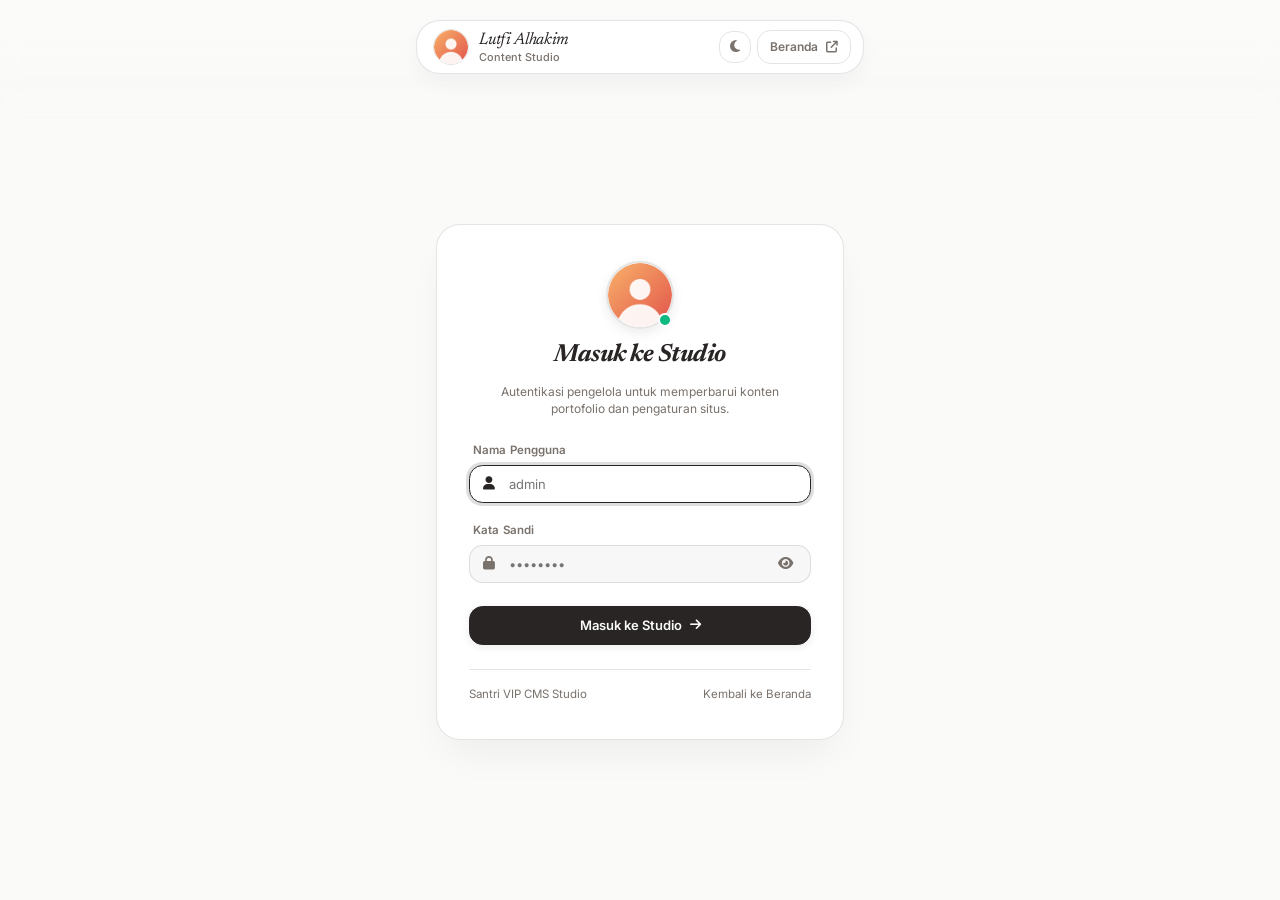
<file: admin/login.html>
<!DOCTYPE html>
<html lang="id">
<head>
  <meta charset="utf-8" />
  <meta name="viewport" content="width=device-width, initial-scale=1" />
  <title>Login • Santri VIP Studio</title>
  <link rel="icon" href="/assets/favicon.png" />
  <link rel="stylesheet" href="https://cdnjs.cloudflare.com/ajax/libs/font-awesome/6.5.1/css/all.min.css" />

  <!-- Theme Script (Prevent FOUC) -->
  <script>
    const theme = localStorage.getItem('theme');
    document.documentElement.classList.toggle('dark', theme === 'dark' || (!theme && window.matchMedia('(prefers-color-scheme: dark)').matches));
  </script>

  <style>
    @import url('https://fonts.googleapis.com/css2?family=Inter:wght@400;500;600;700&family=Newsreader:ital,opsz,wght@1,6..72,400;1,6..72,500;1,6..72,600&display=swap');

    :root {
      --font-sans: 'Inter', ui-sans-serif, system-ui, -apple-system, sans-serif;
      --font-newsreader: 'Newsreader', ui-serif, Georgia, serif;
      --bg: #fafaf9;
      --surface: #ffffff;
      --fg: #292524;
      --muted: #79716b;
      --border: rgba(41, 37, 36, 0.12);
      --card-bg: rgba(255, 255, 255, 0.88);
      --input-bg: rgba(0, 0, 0, 0.03);
      --input-focus-bg: #ffffff;
      --ring-focus: rgba(41, 37, 36, 0.15);
      --accent: #292524;
      --accent-fg: #fafaf9;
      --success: #10b981;
      --danger: #ef4444;
      --danger-bg: rgba(239, 68, 68, 0.08);
      --danger-border: rgba(239, 68, 68, 0.25);
    }

    .dark {
      --bg: #1b1918;
      --surface: #282624;
      --fg: #f5f5f4;
      --muted: #a6a09b;
      --border: rgba(250, 250, 249, 0.12);
      --card-bg: rgba(40, 38, 36, 0.88);
      --input-bg: rgba(255, 255, 255, 0.04);
      --input-focus-bg: #282624;
      --ring-focus: rgba(250, 250, 249, 0.2);
      --accent: #f5f5f4;
      --accent-fg: #1c1917;
      --success: #10b981;
      --danger: #f87171;
      --danger-bg: rgba(248, 113, 113, 0.12);
      --danger-border: rgba(248, 113, 113, 0.3);
    }

    * {
      box-sizing: border-box;
      margin: 0;
      padding: 0;
    }

    body {
      background-color: var(--bg);
      color: var(--fg);
      font-family: var(--font-sans);
      min-height: 100vh;
      -webkit-font-smoothing: antialiased;
      line-height: 1.5;
      display: flex;
      flex-direction: column;
      align-items: center;
      justify-content: center;
      padding: 6.5rem 1rem 2.5rem 1rem;
      position: relative;
    }

    /* Top Frosted Blur Overlay */
    .top-blur-overlay {
      pointer-events: none;
      position: fixed;
      inset: 0 0 auto 0;
      height: 8rem;
      z-index: 40;
      background: linear-gradient(to bottom, var(--bg), transparent);
      backdrop-filter: blur(8px);
      -webkit-backdrop-filter: blur(8px);
      mask-image: linear-gradient(to bottom, black 0%, transparent 100%);
      -webkit-mask-image: linear-gradient(to bottom, black 0%, transparent 100%);
    }

    /* Floating Studio Header */
    .cms-header {
      position: fixed;
      top: 1.25rem;
      left: 50%;
      transform: translateX(-50%);
      width: calc(100% - 2rem);
      max-width: 28rem;
      z-index: 50;
      background: var(--card-bg);
      backdrop-filter: blur(16px);
      -webkit-backdrop-filter: blur(16px);
      border: 1px solid var(--border);
      border-radius: 1.5rem;
      padding: 0.5rem 0.75rem;
      display: flex;
      align-items: center;
      justify-content: space-between;
      box-shadow: 0 10px 25px -5px rgba(0, 0, 0, 0.05);
      transition: all 0.2s ease;
    }

    .brand-group {
      display: flex;
      align-items: center;
      gap: 0.65rem;
      padding-left: 0.25rem;
    }

    .brand-avatar {
      width: 2.25rem;
      height: 2.25rem;
      border-radius: 50%;
      object-fit: cover;
      border: 1px solid var(--border);
    }

    .brand-text {
      display: flex;
      flex-direction: column;
      line-height: 1.2;
    }

    .brand-title {
      font-family: var(--font-newsreader);
      font-style: italic;
      font-size: 1.05rem;
      letter-spacing: -0.02em;
      color: var(--fg);
    }

    .brand-subtitle {
      font-size: 0.68rem;
      color: var(--muted);
      font-weight: 500;
    }

    /* Login Wrapper & Card */
    .login-wrapper {
      position: relative;
      z-index: 45;
      width: 100%;
      max-width: 25.5rem;
      margin: 0 auto;
    }

    .login-card {
      background: var(--card-bg);
      backdrop-filter: blur(16px);
      -webkit-backdrop-filter: blur(16px);
      border: 1px solid var(--border);
      border-radius: 1.5rem;
      padding: 2.25rem 2rem;
      display: flex;
      flex-direction: column;
      gap: 1.5rem;
      box-shadow: 0 20px 40px -10px rgba(0, 0, 0, 0.06);
    }

    /* Card Avatar Header */
    .login-card-head {
      display: flex;
      flex-direction: column;
      align-items: center;
      text-align: center;
      gap: 0.75rem;
    }

    .avatar-wrapper {
      position: relative;
      width: 4.25rem;
      height: 4.25rem;
    }

    .avatar-wrapper img {
      width: 100%;
      height: 100%;
      border-radius: 50%;
      object-fit: cover;
      border: 2px solid var(--border);
      box-shadow: 0 4px 12px rgba(0, 0, 0, 0.08);
    }

    .online-dot {
      position: absolute;
      bottom: 0.15rem;
      right: 0.15rem;
      width: 0.85rem;
      height: 0.85rem;
      background: var(--success);
      border-radius: 50%;
      border: 2px solid var(--surface);
    }

    .login-title {
      font-family: var(--font-newsreader);
      font-style: italic;
      font-size: 1.55rem;
      letter-spacing: -0.02em;
      color: var(--fg);
      line-height: 1.2;
    }

    .login-desc {
      font-size: 0.75rem;
      color: var(--muted);
      line-height: 1.45;
      max-width: 20rem;
    }

    /* Alert Banner */
    .login-alert {
      background: var(--danger-bg);
      border: 1px solid var(--danger-border);
      color: var(--danger);
      padding: 0.65rem 0.85rem;
      border-radius: 0.75rem;
      font-size: 0.75rem;
      display: flex;
      align-items: center;
      gap: 0.5rem;
      line-height: 1.4;
    }

    .login-alert.hidden {
      display: none;
    }

    /* Form & Input Groups */
    .login-form {
      display: flex;
      flex-direction: column;
      gap: 1.15rem;
    }

    .cms-form-group {
      display: flex;
      flex-direction: column;
      gap: 0.35rem;
      width: 100%;
    }

    .cms-label {
      color: var(--muted);
      font-size: 0.72rem;
      font-weight: 600;
      padding-left: 0.25rem;
      letter-spacing: 0.01em;
    }

    .input-box {
      position: relative;
      display: flex;
      align-items: center;
      width: 100%;
    }

    .input-box i.input-icon {
      position: absolute;
      left: 0.9rem;
      color: var(--muted);
      font-size: 0.85rem;
      pointer-events: none;
      transition: color 0.15s;
    }

    .input-box:focus-within i.input-icon {
      color: var(--fg);
    }

    .cms-input {
      width: 100%;
      background: var(--input-bg);
      border: 1px solid var(--border);
      border-radius: 0.85rem;
      padding: 0.65rem 0.9rem 0.65rem 2.45rem;
      font-size: 0.8125rem;
      color: var(--fg);
      font-family: inherit;
      outline: none;
      transition: border-color 0.15s, background-color 0.15s, box-shadow 0.15s;
    }

    .cms-input:focus {
      border-color: var(--fg);
      background-color: var(--input-focus-bg);
      box-shadow: 0 0 0 3px var(--ring-focus);
    }

    .toggle-pass-btn {
      position: absolute;
      right: 0.75rem;
      background: transparent;
      border: none;
      color: var(--muted);
      cursor: pointer;
      padding: 0.35rem;
      display: flex;
      align-items: center;
      justify-content: center;
      font-size: 0.85rem;
      border-radius: 0.4rem;
      transition: color 0.15s;
    }

    .toggle-pass-btn:hover {
      color: var(--fg);
    }

    /* Buttons */
    .cms-btn {
      display: inline-flex;
      align-items: center;
      justify-content: center;
      gap: 0.5rem;
      border-radius: 0.85rem;
      padding: 0.65rem 1rem;
      font-size: 0.8125rem;
      font-weight: 600;
      cursor: pointer;
      border: 1px solid transparent;
      transition: all 0.15s ease;
      white-space: nowrap;
      text-decoration: none;
      font-family: inherit;
    }

    .cms-btn:active {
      transform: scale(0.97);
    }

    .cms-btn-primary {
      background: var(--accent);
      color: var(--accent-fg);
      border-color: var(--accent);
      box-shadow: 0 2px 10px rgba(0, 0, 0, 0.08);
      width: 100%;
      margin-top: 0.25rem;
    }

    .cms-btn-primary:hover {
      opacity: 0.92;
    }

    .cms-btn-primary:disabled {
      opacity: 0.65;
      cursor: not-allowed;
      transform: none;
    }

    .cms-btn-outline {
      background: transparent;
      border-color: var(--border);
      color: var(--muted);
      padding: 0.45rem 0.75rem;
      font-size: 0.75rem;
    }

    .cms-btn-outline:hover {
      color: var(--fg);
      border-color: var(--fg);
    }

    .cms-btn-icon {
      padding: 0.45rem;
      width: 2rem;
      height: 2rem;
    }

    /* Card Footer */
    .login-card-foot {
      border-top: 1px solid var(--border);
      padding-top: 1rem;
      display: flex;
      align-items: center;
      justify-content: space-between;
      font-size: 0.72rem;
      color: var(--muted);
    }

    .login-card-foot a {
      color: var(--muted);
      text-decoration: none;
      transition: color 0.15s;
    }

    .login-card-foot a:hover {
      color: var(--fg);
      text-decoration: underline;
    }
  </style>
</head>
<body>

  <!-- Top Frosted Blur Overlay -->
  <div class="top-blur-overlay"></div>

  <!-- Floating Header Pill -->
  <header class="cms-header">
    <div class="brand-group">
      <img id="nav-avatar" src="/assets/avatar.png" alt="Avatar" class="brand-avatar" />
      <div class="brand-text">
        <span id="nav-title" class="brand-title">Santri VIP</span>
        <span class="brand-subtitle">Content Studio</span>
      </div>
    </div>

    <div style="display: flex; align-items: center; gap: 0.4rem;">
      <button type="button" id="theme-toggle-btn" class="cms-btn cms-btn-outline cms-btn-icon" title="Ganti Tema (Terang / Gelap)">
        <i id="theme-icon-sun" class="fa-solid fa-sun" style="display: none; font-size: 0.85rem;"></i>
        <i id="theme-icon-moon" class="fa-solid fa-moon" style="display: none; font-size: 0.85rem;"></i>
      </button>

      <a href="/" class="cms-btn cms-btn-outline" title="Kembali ke Situs Utama">
        <span>Beranda</span>
        <i class="fa-solid fa-arrow-up-right-from-square" style="font-size: 0.75rem;"></i>
      </a>
    </div>
  </header>

  <!-- Login Card Container -->
  <main class="login-wrapper">
    <div class="login-card">

      <!-- Card Header -->
      <div class="login-card-head">
        <div class="avatar-wrapper">
          <img id="card-avatar" src="/assets/avatar.png" alt="Avatar" />
          <span class="online-dot"></span>
        </div>
        <h1 class="login-title">Masuk ke Studio</h1>
        <p class="login-desc">Autentikasi pengelola untuk memperbarui konten portofolio dan pengaturan situs.</p>
      </div>

      <!-- Error Alert Banner -->
      <div id="error-alert" class="login-alert hidden">
        <i class="fa-solid fa-circle-exclamation"></i>
        <span id="error-alert-text">Nama pengguna atau kata sandi tidak valid.</span>
      </div>

      <!-- Login Form -->
      <form id="login-form" method="POST" action="/login" class="login-form">
        <div class="cms-form-group">
          <label for="username" class="cms-label">Nama Pengguna</label>
          <div class="input-box">
            <i class="fa-solid fa-user input-icon"></i>
            <input type="text" id="username" name="username" class="cms-input" placeholder="admin" required autocomplete="username" autofocus />
          </div>
        </div>

        <div class="cms-form-group">
          <label for="password" class="cms-label">Kata Sandi</label>
          <div class="input-box">
            <i class="fa-solid fa-lock input-icon"></i>
            <input type="password" id="password" name="password" class="cms-input" placeholder="••••••••" required autocomplete="current-password" />
            <button type="button" id="toggle-password-btn" class="toggle-pass-btn" title="Tampilkan / Sembunyikan Kata Sandi">
              <i id="eye-icon" class="fa-solid fa-eye"></i>
            </button>
          </div>
        </div>

        <button type="submit" id="submit-btn" class="cms-btn cms-btn-primary">
          <span>Masuk ke Studio</span>
          <i class="fa-solid fa-arrow-right" style="font-size: 0.8rem;"></i>
        </button>
      </form>

      <!-- Footer Info -->
      <div class="login-card-foot">
        <span>Santri VIP CMS Studio</span>
        <a href="/">Kembali ke Beranda</a>
      </div>

    </div>
  </main>

  <script>
    // Theme Management
    const themeBtn = document.getElementById('theme-toggle-btn');
    const sunIcon = document.getElementById('theme-icon-sun');
    const moonIcon = document.getElementById('theme-icon-moon');

    function syncThemeIcons() {
      const isDark = document.documentElement.classList.contains('dark');
      if (isDark) {
        sunIcon.style.display = 'block';
        moonIcon.style.display = 'none';
      } else {
        sunIcon.style.display = 'none';
        moonIcon.style.display = 'block';
      }
    }

    themeBtn.addEventListener('click', () => {
      const isDark = document.documentElement.classList.toggle('dark');
      localStorage.setItem('theme', isDark ? 'dark' : 'light');
      syncThemeIcons();
    });

    syncThemeIcons();

    // Password Visibility Toggle
    const passInput = document.getElementById('password');
    const togglePassBtn = document.getElementById('toggle-password-btn');
    const eyeIcon = document.getElementById('eye-icon');

    togglePassBtn.addEventListener('click', () => {
      const isPassword = passInput.getAttribute('type') === 'password';
      passInput.setAttribute('type', isPassword ? 'text' : 'password');
      eyeIcon.className = isPassword ? 'fa-solid fa-eye-slash' : 'fa-solid fa-eye';
    });

    // Hydrate Title & Avatar from content.json
    fetch('/content.json?v=' + Date.now())
      .then(res => res.json())
      .then(content => {
        if (content.name) {
          document.getElementById('nav-title').textContent = content.name;
          document.title = 'Login • ' + content.name + ' Studio';
        }
        if (content.avatar) {
          const avatarUrl = '/' + content.avatar.replace(/^\//, '');
          document.getElementById('nav-avatar').src = avatarUrl;
          document.getElementById('card-avatar').src = avatarUrl;
        }
      })
      .catch(() => {});

    // Form submission & error handling
    const form = document.getElementById('login-form');
    const errBox = document.getElementById('error-alert');
    const errText = document.getElementById('error-alert-text');
    const btn = document.getElementById('submit-btn');
    const userInput = document.getElementById('username');

    // Handle ?error= in URL
    const urlParams = new URLSearchParams(window.location.search);
    if (urlParams.get('error')) {
      errText.textContent = 'Nama pengguna atau kata sandi salah.';
      errBox.classList.remove('hidden');
    }

    // Auto hide error alert on typing
    userInput.addEventListener('input', () => errBox.classList.add('hidden'));
    passInput.addEventListener('input', () => errBox.classList.add('hidden'));

    form.addEventListener('submit', async (e) => {
      e.preventDefault();
      errBox.classList.add('hidden');

      const userVal = userInput.value.trim();
      const passVal = passInput.value;

      if (!userVal || !passVal) {
        errText.textContent = 'Silakan masukkan nama pengguna dan kata sandi.';
        errBox.classList.remove('hidden');
        return;
      }

      btn.disabled = true;
      btn.querySelector('span').textContent = 'Memverifikasi...';

      try {
        const res = await fetch('/api/login', {
          method: 'POST',
          headers: { 'Content-Type': 'application/json' },
          body: JSON.stringify({
            username: userVal,
            password: passVal
          })
        });

        const data = await res.json();
        if (res.ok && data.success) {
          window.location.replace('/admin');
        } else {
          errText.textContent = data.message || 'Nama pengguna atau kata sandi salah.';
          errBox.classList.remove('hidden');
          passInput.focus();
        }
      } catch (err) {
        // Fallback to native form POST
        form.submit();
      } finally {
        btn.disabled = false;
        btn.querySelector('span').textContent = 'Masuk ke Studio';
      }
    });
  </script>
</body>
</html>
</file>
<file: style.css>
@import url('https://fonts.googleapis.com/css2?family=Inter:wght@400;500;600;700&family=Newsreader:ital,opsz,wght@1,6..72,400;1,6..72,500;1,6..72,600&display=swap');

:root {
  --font-inter: 'Inter', ui-sans-serif, system-ui, -apple-system, sans-serif;
  --font-newsreader: 'Newsreader', ui-serif, Georgia, serif;
}

@layer properties{@supports (((-webkit-hyphens:none)) and (not (margin-trim:inline))) or ((-moz-orient:inline) and (not (color:rgb(from red r g b)))){*,:before,:after,::backdrop{--tw-translate-x:0;--tw-translate-y:0;--tw-translate-z:0;--tw-scale-x:1;--tw-scale-y:1;--tw-scale-z:1;--tw-rotate-x:initial;--tw-rotate-y:initial;--tw-rotate-z:initial;--tw-skew-x:initial;--tw-skew-y:initial;--tw-border-style:solid;--tw-gradient-position:initial;--tw-gradient-from:#0000;--tw-gradient-via:#0000;--tw-gradient-to:#0000;--tw-gradient-stops:initial;--tw-gradient-via-stops:initial;--tw-gradient-from-position:0%;--tw-gradient-via-position:50%;--tw-gradient-to-position:100%;--tw-leading:initial;--tw-font-weight:initial;--tw-tracking:initial;--tw-shadow:0 0 #0000;--tw-shadow-color:initial;--tw-shadow-alpha:100%;--tw-inset-shadow:0 0 #0000;--tw-inset-shadow-color:initial;--tw-inset-shadow-alpha:100%;--tw-ring-color:initial;--tw-ring-shadow:0 0 #0000;--tw-inset-ring-color:initial;--tw-inset-ring-shadow:0 0 #0000;--tw-ring-inset:initial;--tw-ring-offset-width:0px;--tw-ring-offset-color:#fff;--tw-ring-offset-shadow:0 0 #0000;--tw-outline-style:solid;--tw-blur:initial;--tw-brightness:initial;--tw-contrast:initial;--tw-grayscale:initial;--tw-hue-rotate:initial;--tw-invert:initial;--tw-opacity:initial;--tw-saturate:initial;--tw-sepia:initial;--tw-drop-shadow:initial;--tw-drop-shadow-color:initial;--tw-drop-shadow-alpha:100%;--tw-drop-shadow-size:initial;--tw-backdrop-blur:initial;--tw-backdrop-brightness:initial;--tw-backdrop-contrast:initial;--tw-backdrop-grayscale:initial;--tw-backdrop-hue-rotate:initial;--tw-backdrop-invert:initial;--tw-backdrop-opacity:initial;--tw-backdrop-saturate:initial;--tw-backdrop-sepia:initial;--tw-duration:initial;--tw-ease:initial}}}@layer theme{:root,:host{--font-sans:var(--font-inter), ui-sans-serif, system-ui, -apple-system, sans-serif;--font-mono:ui-monospace, SFMono-Regular, Menlo, Monaco, Consolas, "Liberation Mono", "Courier New", monospace;--color-red-500:#fb2c36;--color-orange-300:#ffb96d;--color-yellow-500:#edb200;--color-green-400:#05df72;--color-green-600:#00a544;--color-emerald-600:#009767;--color-zinc-50:#fafafa;--color-zinc-100:#f4f4f5;--color-zinc-400:#9f9fa9;--color-zinc-500:#71717b;--color-zinc-800:#27272a;--color-zinc-900:#18181b;--color-zinc-950:#09090b;--color-stone-50:#fafaf9;--color-stone-100:#f5f5f4;--color-stone-400:#a6a09b;--color-stone-500:#79716b;--color-stone-700:#44403b;--color-stone-800:#292524;--color-stone-900:#1c1917;--color-stone-950:#0c0a09;--color-white:#fff;--spacing:.25rem;--container-2xs:18rem;--container-xs:20rem;--container-md:28rem;--text-xs:.75rem;--text-xs--line-height:calc(1 / .75);--text-sm:.875rem;--text-sm--line-height:calc(1.25 / .875);--text-base:1rem;--text-base--line-height:calc(1.5 / 1);--text-lg:1.125rem;--text-lg--line-height:calc(1.75 / 1.125);--text-2xl:1.5rem;--text-2xl--line-height:calc(2 / 1.5);--font-weight-medium:500;--font-weight-semibold:600;--tracking-tight:-.025em;--leading-snug:1.375;--leading-relaxed:1.625;--radius-md:.375rem;--radius-lg:.5rem;--radius-xl:.75rem;--radius-2xl:1rem;--radius-3xl:1.5rem;--ease-out:cubic-bezier(0, 0, .2, 1);--ease-in-out:cubic-bezier(.4, 0, .2, 1);--blur-xs:4px;--blur-sm:8px;--blur-lg:16px;--blur-3xl:64px;--default-transition-duration:.15s;--default-transition-timing-function:cubic-bezier(.4, 0, .2, 1);--default-font-family:var(--font-sans);--default-mono-font-family:var(--font-mono);--font-newsreader:var(--font-newsreader), ui-serif, Georgia, serif;--ease-pop:cubic-bezier(.32, .72, 0, 1)}@supports (color:lab(0% 0 0)){:root,:host{--color-red-500:lab(55.4814% 75.0732 48.8528);--color-orange-300:lab(80.8059% 21.7313 50.4455);--color-yellow-500:lab(76.3898% 14.5258 98.4589);--color-green-400:lab(78.503% -64.9265 39.7492);--color-green-600:lab(59.0978% -58.6621 41.2579);--color-emerald-600:lab(55.0481% -49.9246 15.93);--color-zinc-50:lab(98.26% 0 0);--color-zinc-100:lab(96.1634% .0993311 -.364041);--color-zinc-400:lab(65.6464% 1.53497 -5.42429);--color-zinc-500:lab(47.8878% 1.65477 -5.77283);--color-zinc-800:lab(15.7305% .613764 -2.16959);--color-zinc-900:lab(8.30603% .618205 -2.16572);--color-zinc-950:lab(2.51107% .242703 -.886115);--color-stone-50:lab(98.2686% -.0991821 .364304);--color-stone-100:lab(96.5286% -.0991821 .364268);--color-stone-400:lab(66.2166% 1.88044 3.20326);--color-stone-500:lab(48.1164% 2.35701 4.26852);--color-stone-700:lab(27.3812% 1.32917 3.57789);--color-stone-800:lab(15.0353% 1.96067 1.53427);--color-stone-900:lab(9.03835% 1.15298 1.92955);--color-stone-950:lab(2.86037% .455312 .568903)}}}@layer base{*,:after,:before,::backdrop{box-sizing:border-box;border:0 solid;margin:0;padding:0}::file-selector-button{box-sizing:border-box;border:0 solid;margin:0;padding:0}html,:host{-webkit-text-size-adjust:100%;tab-size:4;line-height:1.5;font-family:var(--default-font-family,-apple-system, BlinkMacSystemFont, "Segoe UI", Roboto, "Helvetica Neue", "Noto Sans", Arial, sans-serif, "Apple Color Emoji", "Segoe UI Emoji", "Segoe UI Symbol", "Noto Color Emoji");font-feature-settings:var(--default-font-feature-settings,normal);font-variation-settings:var(--default-font-variation-settings,normal);-webkit-tap-highlight-color:transparent}hr{height:0;color:inherit;border-top-width:1px}abbr:where([title]){-webkit-text-decoration:underline dotted;text-decoration:underline dotted}h1,h2,h3,h4,h5,h6{font-size:inherit;font-weight:inherit}a{color:inherit;-webkit-text-decoration:inherit;-webkit-text-decoration:inherit;-webkit-text-decoration:inherit;-webkit-text-decoration:inherit;text-decoration:inherit}b,strong{font-weight:bolder}code,kbd,samp,pre{font-family:var(--default-mono-font-family,ui-monospace, SFMono-Regular, Menlo, Monaco, Consolas, "Liberation Mono", "Courier New", monospace);font-feature-settings:var(--default-mono-font-feature-settings,normal);font-variation-settings:var(--default-mono-font-variation-settings,normal);font-size:1em}small{font-size:80%}sub,sup{vertical-align:baseline;font-size:75%;line-height:0;position:relative}sub{bottom:-.25em}sup{top:-.5em}table{text-indent:0;border-color:inherit;border-collapse:collapse}:-moz-focusring:where(:not(iframe)){outline:auto}progress{vertical-align:baseline}summary{display:list-item}ol,ul,menu{list-style:none}img,svg,video,canvas,audio,iframe,embed,object{vertical-align:middle;display:block}img,video{max-width:100%;height:auto}button,input,select,optgroup,textarea{font:inherit;font-feature-settings:inherit;font-variation-settings:inherit;letter-spacing:inherit;color:inherit;opacity:1;background-color:#0000;border-radius:0}::file-selector-button{font:inherit;font-feature-settings:inherit;font-variation-settings:inherit;letter-spacing:inherit;color:inherit;opacity:1;background-color:#0000;border-radius:0}:where(select:is([multiple],[size])) optgroup{font-weight:bolder}:where(select:is([multiple],[size])) optgroup option{padding-inline-start:20px}::file-selector-button{margin-inline-end:4px}::placeholder{opacity:1}@supports (not ((-webkit-appearance:-apple-pay-button))) or (contain-intrinsic-size:1px){::placeholder{color:currentColor}@supports (color:color-mix(in lab, red, red)){::placeholder{color:color-mix(in oklab, currentcolor 50%, transparent)}}}textarea{resize:vertical}::-webkit-search-decoration{-webkit-appearance:none}::-webkit-date-and-time-value{min-height:1lh;text-align:inherit}::-webkit-datetime-edit{display:inline-flex}::-webkit-datetime-edit-fields-wrapper{padding:0}::-webkit-datetime-edit{padding-block:0}::-webkit-datetime-edit-year-field{padding-block:0}::-webkit-datetime-edit-month-field{padding-block:0}::-webkit-datetime-edit-day-field{padding-block:0}::-webkit-datetime-edit-hour-field{padding-block:0}::-webkit-datetime-edit-minute-field{padding-block:0}::-webkit-datetime-edit-second-field{padding-block:0}::-webkit-datetime-edit-millisecond-field{padding-block:0}::-webkit-datetime-edit-meridiem-field{padding-block:0}::-webkit-calendar-picker-indicator{line-height:1}:-moz-ui-invalid{box-shadow:none}button,input:where([type=button],[type=reset],[type=submit]){appearance:button}::file-selector-button{appearance:button}::-webkit-inner-spin-button{height:auto}::-webkit-outer-spin-button{height:auto}[hidden]:where(:not([hidden=until-found])){display:none!important}html{scroll-behavior:smooth;font-size:14px}@media not all and (max-width:480px){html{font-size:16px}}img{-webkit-user-drag:none}button,input:where([type=button],[type=reset],[type=submit]){cursor:pointer}::file-selector-button{cursor:pointer}a[target=_blank]{cursor:alias}strong{font-weight:unset}:root{--lightningcss-light:initial;--lightningcss-dark: ;color-scheme:light;--bg:var(--color-stone-50);--surface:white;--fg:var(--color-stone-800);--muted:var(--color-stone-500);--border:#1c19171a}@supports (color:color-mix(in lab, red, red)){:root{--border:color-mix(in oklab, var(--color-stone-900) 10%, transparent)}}.dark{--lightningcss-light: ;--lightningcss-dark:initial;color-scheme:dark;--bg:#1b1918;--surface:#282624;--fg:var(--color-stone-100);--muted:var(--color-stone-400);--border:#fafaf91a}@supports (color:color-mix(in lab, red, red)){.dark{--border:color-mix(in oklab, var(--color-stone-50) 10%, transparent)}}}@layer components{.section{width:100%;max-width:min(100vw - 4rem,40rem)}.bold-icon path{stroke-width:2px}.squircle{border-radius:var(--radius-2xl)}@supports (corner-shape:squircle){.squircle{corner-shape:squircle;border-radius:3rem}}.squircle-sm{border-radius:var(--radius-xl)}@supports (corner-shape:squircle){.squircle-sm{corner-shape:squircle;border-radius:2rem}}}@layer utilities{.pointer-events-none{pointer-events:none}.absolute{position:absolute}.fixed{position:fixed}.relative{position:relative}.static{position:static}.sticky{position:sticky}.inset-0{inset:0}.-top-2{top:calc(var(--spacing) * -2)}.top-0{top:0}.top-8{top:calc(var(--spacing) * 8)}.-right-12{right:calc(var(--spacing) * -12)}.-bottom-16{bottom:calc(var(--spacing) * -16)}.bottom-\[calc\(100\%\+0\.5rem\)\]{bottom:calc(100% + .5rem)}.bottom-\[calc\(100\%\+8px\)\]{bottom:calc(100% + 8px)}.-left-12{left:calc(var(--spacing) * -12)}.left-0{left:0}.left-2{left:calc(var(--spacing) * 2)}.left-3{left:calc(var(--spacing) * 3)}.-z-10{z-index:calc(10 * -1)}.z-10{z-index:10}.z-20{z-index:20}.z-40{z-index:40}.z-50{z-index:50}.container{width:100%}@media (min-width:40rem){.container{max-width:40rem}}@media (min-width:48rem){.container{max-width:48rem}}@media (min-width:64rem){.container{max-width:64rem}}@media (min-width:80rem){.container{max-width:80rem}}@media (min-width:96rem){.container{max-width:96rem}}.-mx-1\.5{margin-inline:calc(var(--spacing) * -1.5)}.-mt-11{margin-top:calc(var(--spacing) * -11)}.mt-1{margin-top:var(--spacing)}.mt-2{margin-top:calc(var(--spacing) * 2)}.mt-6{margin-top:calc(var(--spacing) * 6)}.mt-8{margin-top:calc(var(--spacing) * 8)}.mr-0\.5{margin-right:calc(var(--spacing) * .5)}.mr-1{margin-right:var(--spacing)}.mr-1\.5{margin-right:calc(var(--spacing) * 1.5)}.mb-1{margin-bottom:var(--spacing)}.ml-2{margin-left:calc(var(--spacing) * 2)}.ml-auto{margin-left:auto}.block{display:block}.contents{display:contents}.flex{display:flex}.grid{display:grid}.hidden{display:none}.inline{display:inline}.aspect-square{aspect-ratio:1}.size-1\.5{width:calc(var(--spacing) * 1.5);height:calc(var(--spacing) * 1.5)}.size-4{width:calc(var(--spacing) * 4);height:calc(var(--spacing) * 4)}.size-5{width:calc(var(--spacing) * 5);height:calc(var(--spacing) * 5)}.size-6{width:calc(var(--spacing) * 6);height:calc(var(--spacing) * 6)}.size-10{width:calc(var(--spacing) * 10);height:calc(var(--spacing) * 10)}.size-14{width:calc(var(--spacing) * 14);height:calc(var(--spacing) * 14)}.size-32{width:calc(var(--spacing) * 32);height:calc(var(--spacing) * 32)}.h-2{height:calc(var(--spacing) * 2)}.h-7{height:calc(var(--spacing) * 7)}.h-16{height:calc(var(--spacing) * 16)}.h-24{height:calc(var(--spacing) * 24)}.h-32{height:calc(var(--spacing) * 32)}.h-40{height:calc(var(--spacing) * 40)}.h-72{height:calc(var(--spacing) * 72)}.h-80{height:calc(var(--spacing) * 80)}.h-fit{height:fit-content}.h-full{height:100%}.min-h-dvh{min-height:100dvh}.w-2xs{width:var(--container-2xs)}.w-4\.5{width:calc(var(--spacing) * 4.5)}.w-72{width:calc(var(--spacing) * 72)}.w-\[min\(22rem\,calc\(100vw-4rem\)\)\]{width:min(22rem,100vw - 4rem)}.w-\[min\(22rem\,calc\(100vw-6rem\)\)\]{width:min(22rem,100vw - 6rem)}.w-fit{width:fit-content}.w-full{width:100%}.w-max{width:max-content}.max-w-\[min\(400px\,calc\(100vw-4rem\)\)\]{max-width:min(400px,100vw - 4rem)}.max-w-\[min\(calc\(100vw-4rem\)\,40rem\)\]{max-width:min(100vw - 4rem,40rem)}.max-w-md{max-width:var(--container-md)}.max-w-xs{max-width:var(--container-xs)}.flex-1{flex:1}.shrink-0{flex-shrink:0}.origin-bottom{transform-origin:bottom}.-translate-x-1\/2{--tw-translate-x:calc(calc(1 / 2 * 100%) * -1);translate:var(--tw-translate-x) var(--tw-translate-y)}.translate-x-0{--tw-translate-x:0px;translate:var(--tw-translate-x) var(--tw-translate-y)}.-translate-y-0\.5{--tw-translate-y:calc(var(--spacing) * -.5);translate:var(--tw-translate-x) var(--tw-translate-y)}.-translate-y-\[calc\(100\%\+0\.25rem\)\]{--tw-translate-y:calc(calc(100% + .25rem) * -1);translate:var(--tw-translate-x) var(--tw-translate-y)}.-translate-y-px{--tw-translate-y:-1px;translate:var(--tw-translate-x) var(--tw-translate-y)}.translate-y-1{--tw-translate-y:var(--spacing);translate:var(--tw-translate-x) var(--tw-translate-y)}.translate-y-\[-50\%\]{--tw-translate-y:-50%;translate:var(--tw-translate-x) var(--tw-translate-y)}.scale-100{--tw-scale-x:100%;--tw-scale-y:100%;--tw-scale-z:100%;scale:var(--tw-scale-x) var(--tw-scale-y)}.scale-\[0\.97\]{scale:.97}.transform{transform:var(--tw-rotate-x,) var(--tw-rotate-y,) var(--tw-rotate-z,) var(--tw-skew-x,) var(--tw-skew-y,)}.animate-appear{animation:.5s ease-out appear}@media (prefers-reduced-motion:reduce){.animate-appear{animation:none}}.animate-card-in{animation:card-in .4s var(--ease-pop) backwards}.animate-card-out{animation:card-out .35s var(--ease-pop) forwards}.animate-fly-in{animation:fly-in .5s var(--ease-out) backwards}.animate-menu{animation:menu .6s .2s var(--ease-in-out) backwards}.animate-menu-status{animation:menu-status .5s .6s var(--ease-in-out) backwards}.animate-ping-slow{animation:1.5s cubic-bezier(0,0,.2,1) infinite ping-slow}.cursor-default{cursor:default}.cursor-help{cursor:help}.cursor-pointer{cursor:pointer}.scroll-mt-24{scroll-margin-top:calc(var(--spacing) * 24)}.scroll-mt-32{scroll-margin-top:calc(var(--spacing) * 32)}.list-\[circle\]{list-style-type:circle}.grid-flow-col{grid-auto-flow:column}.grid-cols-2{grid-template-columns:repeat(2,minmax(0,1fr))}.grid-cols-3{grid-template-columns:repeat(3,minmax(0,1fr))}.grid-rows-7{grid-template-rows:repeat(7,minmax(0,1fr))}.grid-rows-\[0fr\]{grid-template-rows:0fr}.grid-rows-\[1fr\]{grid-template-rows:1fr}.flex-col{flex-direction:column}.flex-wrap{flex-wrap:wrap}.items-baseline{align-items:baseline}.items-center{align-items:center}.items-end{align-items:flex-end}.items-start{align-items:flex-start}.justify-between{justify-content:space-between}.justify-center{justify-content:center}.justify-end{justify-content:flex-end}.gap-0\.5{gap:calc(var(--spacing) * .5)}.gap-1{gap:var(--spacing)}.gap-1\.5{gap:calc(var(--spacing) * 1.5)}.gap-2{gap:calc(var(--spacing) * 2)}.gap-3{gap:calc(var(--spacing) * 3)}.gap-4{gap:calc(var(--spacing) * 4)}.gap-6{gap:calc(var(--spacing) * 6)}.gap-8{gap:calc(var(--spacing) * 8)}.gap-12{gap:calc(var(--spacing) * 12)}.gap-20{gap:calc(var(--spacing) * 20)}.gap-\[1\.5px\]{gap:1.5px}.gap-x-3{column-gap:calc(var(--spacing) * 3)}.gap-y-1{row-gap:var(--spacing)}.truncate{text-overflow:ellipsis;white-space:nowrap;overflow:hidden}.overflow-hidden{overflow:hidden}.rounded{border-radius:.25rem}.rounded-2xl{border-radius:var(--radius-2xl)}.rounded-3xl{border-radius:var(--radius-3xl)}.rounded-\[1\.5px\]{border-radius:1.5px}.rounded-\[1\.6rem\]{border-radius:1.6rem}.rounded-full{border-radius:3.40282e38px}.rounded-lg{border-radius:var(--radius-lg)}.rounded-md{border-radius:var(--radius-md)}.rounded-xl{border-radius:var(--radius-xl)}.rounded-b-xl{border-bottom-right-radius:var(--radius-xl);border-bottom-left-radius:var(--radius-xl)}.rounded-bl-lg{border-bottom-left-radius:var(--radius-lg)}.border{border-style:var(--tw-border-style);border-width:1px}.border-0{border-style:var(--tw-border-style);border-width:0}.border-b{border-bottom-style:var(--tw-border-style);border-bottom-width:1px}.border-b-2{border-bottom-style:var(--tw-border-style);border-bottom-width:2px}.border-l-2{border-left-style:var(--tw-border-style);border-left-width:2px}.border-border{border-color:var(--border)}.border-zinc-900\/10{border-color:#18181b1a}@supports (color:color-mix(in lab, red, red)){.border-zinc-900\/10{border-color:color-mix(in oklab, var(--color-zinc-900) 10%, transparent)}}.bg-\[\#0A66C2\]{background-color:#0a66c2}.bg-bg{background-color:var(--bg)}.bg-current{background-color:currentColor}.bg-fg,.bg-fg\/2{background-color:var(--fg)}@supports (color:color-mix(in lab, red, red)){.bg-fg\/2{background-color:color-mix(in oklab, var(--fg) 2%, transparent)}}.bg-fg\/5{background-color:var(--fg)}@supports (color:color-mix(in lab, red, red)){.bg-fg\/5{background-color:color-mix(in oklab, var(--fg) 5%, transparent)}}.bg-fg\/6{background-color:var(--fg)}@supports (color:color-mix(in lab, red, red)){.bg-fg\/6{background-color:color-mix(in oklab, var(--fg) 6%, transparent)}}.bg-fg\/10{background-color:var(--fg)}@supports (color:color-mix(in lab, red, red)){.bg-fg\/10{background-color:color-mix(in oklab, var(--fg) 10%, transparent)}}.bg-green-400{background-color:var(--color-green-400)}.bg-green-600\/20{background-color:#00a54433}@supports (color:color-mix(in lab, red, red)){.bg-green-600\/20{background-color:color-mix(in oklab, var(--color-green-600) 20%, transparent)}}.bg-green-600\/40{background-color:#00a54466}@supports (color:color-mix(in lab, red, red)){.bg-green-600\/40{background-color:color-mix(in oklab, var(--color-green-600) 40%, transparent)}}.bg-green-600\/65{background-color:#00a544a6}@supports (color:color-mix(in lab, red, red)){.bg-green-600\/65{background-color:color-mix(in oklab, var(--color-green-600) 65%, transparent)}}.bg-green-600\/90{background-color:#00a544e6}@supports (color:color-mix(in lab, red, red)){.bg-green-600\/90{background-color:color-mix(in oklab, var(--color-green-600) 90%, transparent)}}.bg-stone-900{background-color:var(--color-stone-900)}.bg-surface,.bg-surface\/90{background-color:var(--surface)}@supports (color:color-mix(in lab, red, red)){.bg-surface\/90{background-color:color-mix(in oklab, var(--surface) 90%, transparent)}}.bg-white{background-color:var(--color-white)}.bg-white\/90{background-color:#ffffffe6}@supports (color:color-mix(in lab, red, red)){.bg-white\/90{background-color:color-mix(in oklab, var(--color-white) 90%, transparent)}}.bg-zinc-900{background-color:var(--color-zinc-900)}.bg-zinc-900\/5{background-color:#18181b0d}@supports (color:color-mix(in lab, red, red)){.bg-zinc-900\/5{background-color:color-mix(in oklab, var(--color-zinc-900) 5%, transparent)}}.bg-zinc-900\/6{background-color:#18181b0f}@supports (color:color-mix(in lab, red, red)){.bg-zinc-900\/6{background-color:color-mix(in oklab, var(--color-zinc-900) 6%, transparent)}}.bg-zinc-900\/10{background-color:#18181b1a}@supports (color:color-mix(in lab, red, red)){.bg-zinc-900\/10{background-color:color-mix(in oklab, var(--color-zinc-900) 10%, transparent)}}.bg-linear-to-b{--tw-gradient-position:to bottom}@supports (background-image:linear-gradient(in lab, red, red)){.bg-linear-to-b{--tw-gradient-position:to bottom in oklab}}.bg-linear-to-b{background-image:linear-gradient(var(--tw-gradient-stops))}.bg-linear-to-br{--tw-gradient-position:to bottom right}@supports (background-image:linear-gradient(in lab, red, red)){.bg-linear-to-br{--tw-gradient-position:to bottom right in oklab}}.bg-linear-to-br{background-image:linear-gradient(var(--tw-gradient-stops))}.bg-gradient-to-br{--tw-gradient-position:to bottom right in oklab;background-image:linear-gradient(var(--tw-gradient-stops))}.from-\[\#0A66C2\]{--tw-gradient-from:#0a66c2;--tw-gradient-stops:var(--tw-gradient-via-stops,var(--tw-gradient-position), var(--tw-gradient-from) var(--tw-gradient-from-position), var(--tw-gradient-to) var(--tw-gradient-to-position))}.from-bg{--tw-gradient-from:var(--bg);--tw-gradient-stops:var(--tw-gradient-via-stops,var(--tw-gradient-position), var(--tw-gradient-from) var(--tw-gradient-from-position), var(--tw-gradient-to) var(--tw-gradient-to-position))}.from-orange-300{--tw-gradient-from:var(--color-orange-300);--tw-gradient-stops:var(--tw-gradient-via-stops,var(--tw-gradient-position), var(--tw-gradient-from) var(--tw-gradient-from-position), var(--tw-gradient-to) var(--tw-gradient-to-position))}.from-stone-700{--tw-gradient-from:var(--color-stone-700);--tw-gradient-stops:var(--tw-gradient-via-stops,var(--tw-gradient-position), var(--tw-gradient-from) var(--tw-gradient-from-position), var(--tw-gradient-to) var(--tw-gradient-to-position))}.to-\[\#0A66C2\]\/30{--tw-gradient-to:#0a66c24d;--tw-gradient-stops:var(--tw-gradient-via-stops,var(--tw-gradient-position), var(--tw-gradient-from) var(--tw-gradient-from-position), var(--tw-gradient-to) var(--tw-gradient-to-position))}@supports (color:lab(0% 0 0)){.to-\[\#0A66C2\]\/30{--tw-gradient-to:lab(42.5561% 3.77446 -55.9164/.3)}}.to-red-500{--tw-gradient-to:var(--color-red-500);--tw-gradient-stops:var(--tw-gradient-via-stops,var(--tw-gradient-position), var(--tw-gradient-from) var(--tw-gradient-from-position), var(--tw-gradient-to) var(--tw-gradient-to-position))}.to-stone-900{--tw-gradient-to:var(--color-stone-900);--tw-gradient-stops:var(--tw-gradient-via-stops,var(--tw-gradient-position), var(--tw-gradient-from) var(--tw-gradient-from-position), var(--tw-gradient-to) var(--tw-gradient-to-position))}.to-transparent{--tw-gradient-to:transparent;--tw-gradient-stops:var(--tw-gradient-via-stops,var(--tw-gradient-position), var(--tw-gradient-from) var(--tw-gradient-from-position), var(--tw-gradient-to) var(--tw-gradient-to-position))}.mask-\[linear-gradient\(to_bottom\,black_0\%\,black_12\%\,transparent_32\%\)\]{-webkit-mask-image:linear-gradient(#000 0% 12%,#0000 32%);mask-image:linear-gradient(#000 0% 12%,#0000 32%)}.mask-\[linear-gradient\(to_bottom\,black_0\%\,black_30\%\,transparent_55\%\)\]{-webkit-mask-image:linear-gradient(#000 0% 30%,#0000 55%);mask-image:linear-gradient(#000 0% 30%,#0000 55%)}.mask-\[linear-gradient\(to_bottom\,black_0\%\,black_55\%\,transparent_80\%\)\]{-webkit-mask-image:linear-gradient(#000 0% 55%,#0000 80%);mask-image:linear-gradient(#000 0% 55%,#0000 80%)}.mask-\[linear-gradient\(to_bottom\,black_0\%\,black_85\%\,transparent_100\%\)\]{-webkit-mask-image:linear-gradient(#000 0% 85%,#0000 100%);mask-image:linear-gradient(#000 0% 85%,#0000 100%)}.fill-current{fill:currentColor}.object-contain{object-fit:contain}.object-cover{object-fit:cover}.p-0\.5{padding:calc(var(--spacing) * .5)}.p-1{padding:var(--spacing)}.p-1\.5{padding:calc(var(--spacing) * 1.5)}.p-2{padding:calc(var(--spacing) * 2)}.p-3{padding:calc(var(--spacing) * 3)}.p-4{padding:calc(var(--spacing) * 4)}.p-6{padding:calc(var(--spacing) * 6)}.p-8{padding:calc(var(--spacing) * 8)}.px-2{padding-inline:calc(var(--spacing) * 2)}.px-3{padding-inline:calc(var(--spacing) * 3)}.px-4{padding-inline:calc(var(--spacing) * 4)}.py-1{padding-block:var(--spacing)}.py-2{padding-block:calc(var(--spacing) * 2)}.pt-0{padding-top:0}.pt-1{padding-top:var(--spacing)}.pt-2{padding-top:calc(var(--spacing) * 2)}.pt-8{padding-top:calc(var(--spacing) * 8)}.pt-24{padding-top:calc(var(--spacing) * 24)}.pt-36{padding-top:calc(var(--spacing) * 36)}.pt-56{padding-top:calc(var(--spacing) * 56)}.pt-72{padding-top:calc(var(--spacing) * 72)}.pr-1\.5{padding-right:calc(var(--spacing) * 1.5)}.pb-4{padding-bottom:calc(var(--spacing) * 4)}.pb-8{padding-bottom:calc(var(--spacing) * 8)}.pl-2{padding-left:calc(var(--spacing) * 2)}.pl-4{padding-left:calc(var(--spacing) * 4)}.pl-9{padding-left:calc(var(--spacing) * 9)}.text-center{text-align:center}.font-mono{font-family:var(--font-mono)}.font-newsreader{font-family:var(--font-newsreader)}.font-sans{font-family:var(--font-sans)}.text-2xl{font-size:var(--text-2xl);line-height:var(--tw-leading,var(--text-2xl--line-height))}.text-base{font-size:var(--text-base);line-height:var(--tw-leading,var(--text-base--line-height))}.text-lg{font-size:var(--text-lg);line-height:var(--tw-leading,var(--text-lg--line-height))}.text-sm{font-size:var(--text-sm);line-height:var(--tw-leading,var(--text-sm--line-height))}.text-xs{font-size:var(--text-xs);line-height:var(--tw-leading,var(--text-xs--line-height))}.leading-5{--tw-leading:calc(var(--spacing) * 5);line-height:calc(var(--spacing) * 5)}.leading-none{--tw-leading:1;line-height:1}.leading-relaxed{--tw-leading:var(--leading-relaxed);line-height:var(--leading-relaxed)}.leading-snug{--tw-leading:var(--leading-snug);line-height:var(--leading-snug)}.font-medium{--tw-font-weight:var(--font-weight-medium);font-weight:var(--font-weight-medium)}.font-semibold{--tw-font-weight:var(--font-weight-semibold);font-weight:var(--font-weight-semibold)}.tracking-tight{--tw-tracking:var(--tracking-tight);letter-spacing:var(--tracking-tight)}.text-balance{text-wrap:balance}.text-nowrap{text-wrap:nowrap}.text-pretty{text-wrap:pretty}.whitespace-nowrap{white-space:nowrap}.text-bg{color:var(--bg)}.text-border{color:var(--border)}.text-emerald-600\/40{color:#00976766}@supports (color:color-mix(in lab, red, red)){.text-emerald-600\/40{color:color-mix(in oklab, var(--color-emerald-600) 40%, transparent)}}.text-fg,.text-fg\/85{color:var(--fg)}@supports (color:color-mix(in lab, red, red)){.text-fg\/85{color:color-mix(in oklab, var(--fg) 85%, transparent)}}.text-muted,.text-muted\/90{color:var(--muted)}@supports (color:color-mix(in lab, red, red)){.text-muted\/90{color:color-mix(in oklab, var(--muted) 90%, transparent)}}.text-stone-100{color:var(--color-stone-100)}.text-yellow-500{color:var(--color-yellow-500)}.text-zinc-50{color:var(--color-zinc-50)}.text-zinc-100{color:var(--color-zinc-100)}.text-zinc-500{color:var(--color-zinc-500)}.text-zinc-800{color:var(--color-zinc-800)}.text-zinc-900\/10{color:#18181b1a}@supports (color:color-mix(in lab, red, red)){.text-zinc-900\/10{color:color-mix(in oklab, var(--color-zinc-900) 10%, transparent)}}.italic{font-style:italic}.underline{text-decoration-line:underline}.decoration-fg\/20{-webkit-text-decoration-color:var(--fg);-webkit-text-decoration-color:var(--fg);-webkit-text-decoration-color:var(--fg);text-decoration-color:var(--fg)}@supports (color:color-mix(in lab, red, red)){.decoration-fg\/20{-webkit-text-decoration-color:color-mix(in oklab, var(--fg) 20%, transparent);-webkit-text-decoration-color:color-mix(in oklab, var(--fg) 20%, transparent);-webkit-text-decoration-color:color-mix(in oklab, var(--fg) 20%, transparent);text-decoration-color:color-mix(in oklab, var(--fg) 20%, transparent)}}.decoration-dashed{text-decoration-style:dashed}.underline-offset-4{text-underline-offset:4px}.antialiased{-webkit-font-smoothing:antialiased;-moz-osx-font-smoothing:grayscale}.opacity-0{opacity:0}.opacity-70{opacity:.7}.opacity-80{opacity:.8}.opacity-100{opacity:1}.shadow-lg\/6{--tw-shadow-alpha:6%;--tw-shadow:0 10px 15px -3px var(--tw-shadow-color,#0000000f), 0 4px 6px -4px var(--tw-shadow-color,#0000000f);box-shadow:var(--tw-inset-shadow), var(--tw-inset-ring-shadow), var(--tw-ring-offset-shadow), var(--tw-ring-shadow), var(--tw-shadow)}@supports (color:lab(0% 0 0)){.shadow-lg\/6{--tw-shadow:0 10px 15px -3px var(--tw-shadow-color,lab(0% 0 0/.06)), 0 4px 6px -4px var(--tw-shadow-color,lab(0% 0 0/.06))}}.shadow-xl\/30{--tw-shadow-alpha:30%;--tw-shadow:0 20px 25px -5px var(--tw-shadow-color,#0000004d), 0 8px 10px -6px var(--tw-shadow-color,#0000004d);box-shadow:var(--tw-inset-shadow), var(--tw-inset-ring-shadow), var(--tw-ring-offset-shadow), var(--tw-ring-shadow), var(--tw-shadow)}@supports (color:lab(0% 0 0)){.shadow-xl\/30{--tw-shadow:0 20px 25px -5px var(--tw-shadow-color,lab(0% 0 0/.3)), 0 8px 10px -6px var(--tw-shadow-color,lab(0% 0 0/.3))}}.shadow-2xl{--tw-shadow:0 25px 50px -12px var(--tw-shadow-color,#00000040);box-shadow:var(--tw-inset-shadow), var(--tw-inset-ring-shadow), var(--tw-ring-offset-shadow), var(--tw-ring-shadow), var(--tw-shadow)}.shadow-lg{--tw-shadow:0 10px 15px -3px var(--tw-shadow-color,#0000001a), 0 4px 6px -4px var(--tw-shadow-color,#0000001a);box-shadow:var(--tw-inset-shadow), var(--tw-inset-ring-shadow), var(--tw-ring-offset-shadow), var(--tw-ring-shadow), var(--tw-shadow)}.ring{--tw-ring-shadow:var(--tw-ring-inset,) 0 0 0 calc(1px + var(--tw-ring-offset-width)) var(--tw-ring-color,currentcolor);box-shadow:var(--tw-inset-shadow), var(--tw-inset-ring-shadow), var(--tw-ring-offset-shadow), var(--tw-ring-shadow), var(--tw-shadow)}.ring-4{--tw-ring-shadow:var(--tw-ring-inset,) 0 0 0 calc(4px + var(--tw-ring-offset-width)) var(--tw-ring-color,currentcolor);box-shadow:var(--tw-inset-shadow), var(--tw-inset-ring-shadow), var(--tw-ring-offset-shadow), var(--tw-ring-shadow), var(--tw-shadow)}.ring-border{--tw-ring-color:var(--border)}.ring-white{--tw-ring-color:var(--color-white)}.ring-zinc-900\/10{--tw-ring-color:#18181b1a}@supports (color:color-mix(in lab, red, red)){.ring-zinc-900\/10{--tw-ring-color:color-mix(in oklab, var(--color-zinc-900) 10%, transparent)}}.outline{outline-style:var(--tw-outline-style);outline-width:1px}.outline-border{outline-color:var(--border)}.outline-zinc-900\/10{outline-color:#18181b1a}@supports (color:color-mix(in lab, red, red)){.outline-zinc-900\/10{outline-color:color-mix(in oklab, var(--color-zinc-900) 10%, transparent)}}.blur{--tw-blur:blur(8px);filter:var(--tw-blur,) var(--tw-brightness,) var(--tw-contrast,) var(--tw-grayscale,) var(--tw-hue-rotate,) var(--tw-invert,) var(--tw-saturate,) var(--tw-sepia,) var(--tw-drop-shadow,)}.blur-3xl{--tw-blur:blur(var(--blur-3xl));filter:var(--tw-blur,) var(--tw-brightness,) var(--tw-contrast,) var(--tw-grayscale,) var(--tw-hue-rotate,) var(--tw-invert,) var(--tw-saturate,) var(--tw-sepia,) var(--tw-drop-shadow,)}.blur-\[1px\]{--tw-blur:blur(1px);filter:var(--tw-blur,) var(--tw-brightness,) var(--tw-contrast,) var(--tw-grayscale,) var(--tw-hue-rotate,) var(--tw-invert,) var(--tw-saturate,) var(--tw-sepia,) var(--tw-drop-shadow,)}.blur-\[2px\]{--tw-blur:blur(2px);filter:var(--tw-blur,) var(--tw-brightness,) var(--tw-contrast,) var(--tw-grayscale,) var(--tw-hue-rotate,) var(--tw-invert,) var(--tw-saturate,) var(--tw-sepia,) var(--tw-drop-shadow,)}.blur-xs{--tw-blur:blur(var(--blur-xs));filter:var(--tw-blur,) var(--tw-brightness,) var(--tw-contrast,) var(--tw-grayscale,) var(--tw-hue-rotate,) var(--tw-invert,) var(--tw-saturate,) var(--tw-sepia,) var(--tw-drop-shadow,)}.filter{filter:var(--tw-blur,) var(--tw-brightness,) var(--tw-contrast,) var(--tw-grayscale,) var(--tw-hue-rotate,) var(--tw-invert,) var(--tw-saturate,) var(--tw-sepia,) var(--tw-drop-shadow,)}.backdrop-blur{--tw-backdrop-blur:blur(8px);-webkit-backdrop-filter:var(--tw-backdrop-blur,) var(--tw-backdrop-brightness,) var(--tw-backdrop-contrast,) var(--tw-backdrop-grayscale,) var(--tw-backdrop-hue-rotate,) var(--tw-backdrop-invert,) var(--tw-backdrop-opacity,) var(--tw-backdrop-saturate,) var(--tw-backdrop-sepia,);backdrop-filter:var(--tw-backdrop-blur,) var(--tw-backdrop-brightness,) var(--tw-backdrop-contrast,) var(--tw-backdrop-grayscale,) var(--tw-backdrop-hue-rotate,) var(--tw-backdrop-invert,) var(--tw-backdrop-opacity,) var(--tw-backdrop-saturate,) var(--tw-backdrop-sepia,)}.backdrop-blur-\[1px\]{--tw-backdrop-blur:blur(1px);-webkit-backdrop-filter:var(--tw-backdrop-blur,) var(--tw-backdrop-brightness,) var(--tw-backdrop-contrast,) var(--tw-backdrop-grayscale,) var(--tw-backdrop-hue-rotate,) var(--tw-backdrop-invert,) var(--tw-backdrop-opacity,) var(--tw-backdrop-saturate,) var(--tw-backdrop-sepia,);backdrop-filter:var(--tw-backdrop-blur,) var(--tw-backdrop-brightness,) var(--tw-backdrop-contrast,) var(--tw-backdrop-grayscale,) var(--tw-backdrop-hue-rotate,) var(--tw-backdrop-invert,) var(--tw-backdrop-opacity,) var(--tw-backdrop-saturate,) var(--tw-backdrop-sepia,)}.backdrop-blur-lg{--tw-backdrop-blur:blur(var(--blur-lg));-webkit-backdrop-filter:var(--tw-backdrop-blur,) var(--tw-backdrop-brightness,) var(--tw-backdrop-contrast,) var(--tw-backdrop-grayscale,) var(--tw-backdrop-hue-rotate,) var(--tw-backdrop-invert,) var(--tw-backdrop-opacity,) var(--tw-backdrop-saturate,) var(--tw-backdrop-sepia,);backdrop-filter:var(--tw-backdrop-blur,) var(--tw-backdrop-brightness,) var(--tw-backdrop-contrast,) var(--tw-backdrop-grayscale,) var(--tw-backdrop-hue-rotate,) var(--tw-backdrop-invert,) var(--tw-backdrop-opacity,) var(--tw-backdrop-saturate,) var(--tw-backdrop-sepia,)}.backdrop-blur-sm{--tw-backdrop-blur:blur(var(--blur-sm));-webkit-backdrop-filter:var(--tw-backdrop-blur,) var(--tw-backdrop-brightness,) var(--tw-backdrop-contrast,) var(--tw-backdrop-grayscale,) var(--tw-backdrop-hue-rotate,) var(--tw-backdrop-invert,) var(--tw-backdrop-opacity,) var(--tw-backdrop-saturate,) var(--tw-backdrop-sepia,);backdrop-filter:var(--tw-backdrop-blur,) var(--tw-backdrop-brightness,) var(--tw-backdrop-contrast,) var(--tw-backdrop-grayscale,) var(--tw-backdrop-hue-rotate,) var(--tw-backdrop-invert,) var(--tw-backdrop-opacity,) var(--tw-backdrop-saturate,) var(--tw-backdrop-sepia,)}.backdrop-blur-xs{--tw-backdrop-blur:blur(var(--blur-xs));-webkit-backdrop-filter:var(--tw-backdrop-blur,) var(--tw-backdrop-brightness,) var(--tw-backdrop-contrast,) var(--tw-backdrop-grayscale,) var(--tw-backdrop-hue-rotate,) var(--tw-backdrop-invert,) var(--tw-backdrop-opacity,) var(--tw-backdrop-saturate,) var(--tw-backdrop-sepia,);backdrop-filter:var(--tw-backdrop-blur,) var(--tw-backdrop-brightness,) var(--tw-backdrop-contrast,) var(--tw-backdrop-grayscale,) var(--tw-backdrop-hue-rotate,) var(--tw-backdrop-invert,) var(--tw-backdrop-opacity,) var(--tw-backdrop-saturate,) var(--tw-backdrop-sepia,)}.transition-\[filter\]{transition-property:filter;transition-timing-function:var(--tw-ease,var(--default-transition-timing-function));transition-duration:var(--tw-duration,var(--default-transition-duration))}.transition-\[left\,width\,height\,opacity\,transform\]{transition-property:left,width,height,opacity,transform;transition-timing-function:var(--tw-ease,var(--default-transition-timing-function));transition-duration:var(--tw-duration,var(--default-transition-duration))}.transition-\[opacity\,transform\]{transition-property:opacity,transform;transition-timing-function:var(--tw-ease,var(--default-transition-timing-function));transition-duration:var(--tw-duration,var(--default-transition-duration))}.transition-\[transform\,width\,height\,opacity\]{transition-property:transform,width,height,opacity;transition-timing-function:var(--tw-ease,var(--default-transition-timing-function));transition-duration:var(--tw-duration,var(--default-transition-duration))}.transition-all{transition-property:all;transition-timing-function:var(--tw-ease,var(--default-transition-timing-function));transition-duration:var(--tw-duration,var(--default-transition-duration))}.transition-colors{transition-property:color,background-color,border-color,outline-color,text-decoration-color,fill,stroke,--tw-gradient-from,--tw-gradient-via,--tw-gradient-to;transition-timing-function:var(--tw-ease,var(--default-transition-timing-function));transition-duration:var(--tw-duration,var(--default-transition-duration))}.transition-opacity{transition-property:opacity;transition-timing-function:var(--tw-ease,var(--default-transition-timing-function));transition-duration:var(--tw-duration,var(--default-transition-duration))}.transition-transform{transition-property:transform,translate,scale,rotate;transition-timing-function:var(--tw-ease,var(--default-transition-timing-function));transition-duration:var(--tw-duration,var(--default-transition-duration))}.duration-100{--tw-duration:.1s;transition-duration:.1s}.duration-150{--tw-duration:.15s;transition-duration:.15s}.duration-200{--tw-duration:.2s;transition-duration:.2s}.duration-300{--tw-duration:.3s;transition-duration:.3s}.duration-400{--tw-duration:.4s;transition-duration:.4s}.duration-500{--tw-duration:.5s;transition-duration:.5s}.ease-\[cubic-bezier\(0\.32\,0\.72\,0\,1\)\]{--tw-ease:cubic-bezier(.32,.72,0,1);transition-timing-function:cubic-bezier(.32,.72,0,1)}.ease-out{--tw-ease:var(--ease-out);transition-timing-function:var(--ease-out)}.ease-pop{--tw-ease:var(--ease-pop);transition-timing-function:var(--ease-pop)}@media not all and (min-width:40rem){.not-sm\:hidden{display:none}}@media (hover:hover){.group-hover\:grayscale:is(:where(.group):hover *){--tw-grayscale:grayscale(100%);filter:var(--tw-blur,) var(--tw-brightness,) var(--tw-contrast,) var(--tw-grayscale,) var(--tw-hue-rotate,) var(--tw-invert,) var(--tw-saturate,) var(--tw-sepia,) var(--tw-drop-shadow,)}.group-hover\/item\:grayscale-0\!:is(:where(.group\/item):hover *){--tw-grayscale:grayscale(0%)!important;filter:var(--tw-blur,) var(--tw-brightness,) var(--tw-contrast,) var(--tw-grayscale,) var(--tw-hue-rotate,) var(--tw-invert,) var(--tw-saturate,) var(--tw-sepia,) var(--tw-drop-shadow,)!important}.group-hover\/tooltip\:translate-y-0:is(:where(.group\/tooltip):hover *){--tw-translate-y:0px;translate:var(--tw-translate-x) var(--tw-translate-y)}.group-hover\/tooltip\:opacity-100:is(:where(.group\/tooltip):hover *){opacity:1}}.group-focus-visible\/tooltip\:translate-y-0:is(:where(.group\/tooltip):focus-visible *){--tw-translate-y:0px;translate:var(--tw-translate-x) var(--tw-translate-y)}.group-focus-visible\/tooltip\:opacity-100:is(:where(.group\/tooltip):focus-visible *){opacity:1}.selection\:bg-fg\/6 ::selection{background-color:var(--fg)}@supports (color:color-mix(in lab, red, red)){.selection\:bg-fg\/6 ::selection{background-color:color-mix(in oklab, var(--fg) 6%, transparent)}}.selection\:bg-fg\/6::selection{background-color:var(--fg)}@supports (color:color-mix(in lab, red, red)){.selection\:bg-fg\/6::selection{background-color:color-mix(in oklab, var(--fg) 6%, transparent)}}@media (hover:hover){.hover\:border-fg\/20:hover{border-color:var(--fg)}@supports (color:color-mix(in lab, red, red)){.hover\:border-fg\/20:hover{border-color:color-mix(in oklab, var(--fg) 20%, transparent)}}.hover\:bg-fg\/90:hover{background-color:var(--fg)}@supports (color:color-mix(in lab, red, red)){.hover\:bg-fg\/90:hover{background-color:color-mix(in oklab, var(--fg) 90%, transparent)}}.hover\:bg-zinc-900\/90:hover{background-color:#18181be6}@supports (color:color-mix(in lab, red, red)){.hover\:bg-zinc-900\/90:hover{background-color:color-mix(in oklab, var(--color-zinc-900) 90%, transparent)}}.hover\:text-fg:hover{color:var(--fg)}.hover\:text-zinc-900:hover{color:var(--color-zinc-900)}.hover\:underline:hover{text-decoration-line:underline}.hover\:brightness-120:hover{--tw-brightness:brightness(120%);filter:var(--tw-blur,) var(--tw-brightness,) var(--tw-contrast,) var(--tw-grayscale,) var(--tw-hue-rotate,) var(--tw-invert,) var(--tw-saturate,) var(--tw-sepia,) var(--tw-drop-shadow,)}.hover\:grayscale-0\!:hover{--tw-grayscale:grayscale(0%)!important;filter:var(--tw-blur,) var(--tw-brightness,) var(--tw-contrast,) var(--tw-grayscale,) var(--tw-hue-rotate,) var(--tw-invert,) var(--tw-saturate,) var(--tw-sepia,) var(--tw-drop-shadow,)!important}}.active\:scale-95:active{--tw-scale-x:95%;--tw-scale-y:95%;--tw-scale-z:95%;scale:var(--tw-scale-x) var(--tw-scale-y)}@media (min-width:40rem){.sm\:top-12{top:calc(var(--spacing) * 12)}.sm\:col-span-2{grid-column:span 2/span 2}.sm\:hidden{display:none}.sm\:grid-cols-2{grid-template-columns:repeat(2,minmax(0,1fr))}.sm\:grid-cols-4{grid-template-columns:repeat(4,minmax(0,1fr))}.sm\:grid-cols-6{grid-template-columns:repeat(6,minmax(0,1fr))}}.dark\:border-zinc-100\/10:where(.dark,.dark *){border-color:#f4f4f51a}@supports (color:color-mix(in lab, red, red)){.dark\:border-zinc-100\/10:where(.dark,.dark *){border-color:color-mix(in oklab, var(--color-zinc-100) 10%, transparent)}}.dark\:bg-\[\#71B7FB\]:where(.dark,.dark *){background-color:#71b7fb}.dark\:bg-green-400\/20:where(.dark,.dark *){background-color:#05df7233}@supports (color:color-mix(in lab, red, red)){.dark\:bg-green-400\/20:where(.dark,.dark *){background-color:color-mix(in oklab, var(--color-green-400) 20%, transparent)}}.dark\:bg-green-400\/40:where(.dark,.dark *){background-color:#05df7266}@supports (color:color-mix(in lab, red, red)){.dark\:bg-green-400\/40:where(.dark,.dark *){background-color:color-mix(in oklab, var(--color-green-400) 40%, transparent)}}.dark\:bg-green-400\/65:where(.dark,.dark *){background-color:#05df72a6}@supports (color:color-mix(in lab, red, red)){.dark\:bg-green-400\/65:where(.dark,.dark *){background-color:color-mix(in oklab, var(--color-green-400) 65%, transparent)}}.dark\:bg-green-400\/90:where(.dark,.dark *){background-color:#05df72e6}@supports (color:color-mix(in lab, red, red)){.dark\:bg-green-400\/90:where(.dark,.dark *){background-color:color-mix(in oklab, var(--color-green-400) 90%, transparent)}}.dark\:bg-stone-950:where(.dark,.dark *){background-color:var(--color-stone-950)}.dark\:bg-zinc-100:where(.dark,.dark *){background-color:var(--color-zinc-100)}.dark\:bg-zinc-100\/10:where(.dark,.dark *){background-color:#f4f4f51a}@supports (color:color-mix(in lab, red, red)){.dark\:bg-zinc-100\/10:where(.dark,.dark *){background-color:color-mix(in oklab, var(--color-zinc-100) 10%, transparent)}}.dark\:bg-zinc-800\/90:where(.dark,.dark *){background-color:#27272ae6}@supports (color:color-mix(in lab, red, red)){.dark\:bg-zinc-800\/90:where(.dark,.dark *){background-color:color-mix(in oklab, var(--color-zinc-800) 90%, transparent)}}.dark\:bg-zinc-900:where(.dark,.dark *){background-color:var(--color-zinc-900)}.dark\:bg-zinc-950:where(.dark,.dark *){background-color:var(--color-zinc-950)}.dark\:text-zinc-100:where(.dark,.dark *){color:var(--color-zinc-100)}.dark\:text-zinc-100\/10:where(.dark,.dark *){color:#f4f4f51a}@supports (color:color-mix(in lab, red, red)){.dark\:text-zinc-100\/10:where(.dark,.dark *){color:color-mix(in oklab, var(--color-zinc-100) 10%, transparent)}}.dark\:text-zinc-400:where(.dark,.dark *){color:var(--color-zinc-400)}.dark\:text-zinc-900:where(.dark,.dark *){color:var(--color-zinc-900)}.dark\:opacity-75:where(.dark,.dark *){opacity:.75}.dark\:shadow-2xl\/50:where(.dark,.dark *){--tw-shadow-alpha:50%;--tw-shadow:0 25px 50px -12px var(--tw-shadow-color,#00000080);box-shadow:var(--tw-inset-shadow), var(--tw-inset-ring-shadow), var(--tw-ring-offset-shadow), var(--tw-ring-shadow), var(--tw-shadow)}@supports (color:lab(0% 0 0)){.dark\:shadow-2xl\/50:where(.dark,.dark *){--tw-shadow:0 25px 50px -12px var(--tw-shadow-color,lab(0% 0 0/.5))}}.dark\:ring-zinc-100\/10:where(.dark,.dark *){--tw-ring-color:#f4f4f51a}@supports (color:color-mix(in lab, red, red)){.dark\:ring-zinc-100\/10:where(.dark,.dark *){--tw-ring-color:color-mix(in oklab, var(--color-zinc-100) 10%, transparent)}}.dark\:ring-zinc-900:where(.dark,.dark *){--tw-ring-color:var(--color-zinc-900)}.dark\:outline-zinc-100\/20:where(.dark,.dark *){outline-color:#f4f4f533}@supports (color:color-mix(in lab, red, red)){.dark\:outline-zinc-100\/20:where(.dark,.dark *){outline-color:color-mix(in oklab, var(--color-zinc-100) 20%, transparent)}}@media (hover:hover){.dark\:hover\:bg-zinc-100\/90:where(.dark,.dark *):hover{background-color:#f4f4f5e6}@supports (color:color-mix(in lab, red, red)){.dark\:hover\:bg-zinc-100\/90:where(.dark,.dark *):hover{background-color:color-mix(in oklab, var(--color-zinc-100) 90%, transparent)}}.dark\:hover\:text-zinc-100:where(.dark,.dark *):hover{color:var(--color-zinc-100)}}.\[\&_img\]\:size-14 img{width:calc(var(--spacing) * 14);height:calc(var(--spacing) * 14)}.\[\&_img\]\:rounded-full img{border-radius:3.40282e38px}@media (hover:hover){.hover\:\[\&_img\]\:scale-104:hover img{--tw-scale-x:104%;--tw-scale-y:104%;--tw-scale-z:104%;scale:var(--tw-scale-x) var(--tw-scale-y)}}.\[\&_path\]\:fill-current path{fill:currentColor}.\[\&_path\]\:fill-muted path{fill:var(--muted)}.\[\&_path\]\:transition-colors path{transition-property:color,background-color,border-color,outline-color,text-decoration-color,fill,stroke,--tw-gradient-from,--tw-gradient-via,--tw-gradient-to;transition-timing-function:var(--tw-ease,var(--default-transition-timing-function));transition-duration:var(--tw-duration,var(--default-transition-duration))}@media (hover:hover){.hover\:\[\&_path\]\:fill-fg:hover path{fill:var(--fg)}.hover\:\[\&_svg\]\:scale-108:hover svg{--tw-scale-x:108%;--tw-scale-y:108%;--tw-scale-z:108%;scale:var(--tw-scale-x) var(--tw-scale-y)}}}@keyframes appear{0%{opacity:0}to{opacity:1}}@keyframes fly-in{0%{opacity:0;filter:blur(2px);transform:translateY(8px)}}@keyframes card-in{0%{opacity:0;transform:translateX(calc(var(--dir,1) * 64px)) scale(.97);filter:blur(6px)}}@keyframes card-out{to{opacity:0;transform:translateX(calc(var(--dir,1) * -64px)) scale(.97);filter:blur(6px)}}@keyframes menu{0%{opacity:0;width:var(--menu-width);pointer-events:none;transform:scale(.5)}50%{opacity:1;width:var(--menu-width);transform:scale(1)}to{pointer-events:none;width:320px}}@keyframes menu-status{0%{opacity:0;filter:blur(4px)}to{opacity:1}}@keyframes ping-slow{90%,to{opacity:0;transform:scale(3)}}@property --tw-translate-x{syntax:"*";inherits:false;initial-value:0}@property --tw-translate-y{syntax:"*";inherits:false;initial-value:0}@property --tw-translate-z{syntax:"*";inherits:false;initial-value:0}@property --tw-scale-x{syntax:"*";inherits:false;initial-value:1}@property --tw-scale-y{syntax:"*";inherits:false;initial-value:1}@property --tw-scale-z{syntax:"*";inherits:false;initial-value:1}@property --tw-rotate-x{syntax:"*";inherits:false}@property --tw-rotate-y{syntax:"*";inherits:false}@property --tw-rotate-z{syntax:"*";inherits:false}@property --tw-skew-x{syntax:"*";inherits:false}@property --tw-skew-y{syntax:"*";inherits:false}@property --tw-border-style{syntax:"*";inherits:false;initial-value:solid}@property --tw-gradient-position{syntax:"*";inherits:false}@property --tw-gradient-from{syntax:"<color>";inherits:false;initial-value:#0000}@property --tw-gradient-via{syntax:"<color>";inherits:false;initial-value:#0000}@property --tw-gradient-to{syntax:"<color>";inherits:false;initial-value:#0000}@property --tw-gradient-stops{syntax:"*";inherits:false}@property --tw-gradient-via-stops{syntax:"*";inherits:false}@property --tw-gradient-from-position{syntax:"<length-percentage>";inherits:false;initial-value:0%}@property --tw-gradient-via-position{syntax:"<length-percentage>";inherits:false;initial-value:50%}@property --tw-gradient-to-position{syntax:"<length-percentage>";inherits:false;initial-value:100%}@property --tw-leading{syntax:"*";inherits:false}@property --tw-font-weight{syntax:"*";inherits:false}@property --tw-tracking{syntax:"*";inherits:false}@property --tw-shadow{syntax:"*";inherits:false;initial-value:0 0 #0000}@property --tw-shadow-color{syntax:"*";inherits:false}@property --tw-shadow-alpha{syntax:"<percentage>";inherits:false;initial-value:100%}@property --tw-inset-shadow{syntax:"*";inherits:false;initial-value:0 0 #0000}@property --tw-inset-shadow-color{syntax:"*";inherits:false}@property --tw-inset-shadow-alpha{syntax:"<percentage>";inherits:false;initial-value:100%}@property --tw-ring-color{syntax:"*";inherits:false}@property --tw-ring-shadow{syntax:"*";inherits:false;initial-value:0 0 #0000}@property --tw-inset-ring-color{syntax:"*";inherits:false}@property --tw-inset-ring-shadow{syntax:"*";inherits:false;initial-value:0 0 #0000}@property --tw-ring-inset{syntax:"*";inherits:false}@property --tw-ring-offset-width{syntax:"<length>";inherits:false;initial-value:0}@property --tw-ring-offset-color{syntax:"*";inherits:false;initial-value:#fff}@property --tw-ring-offset-shadow{syntax:"*";inherits:false;initial-value:0 0 #0000}@property --tw-outline-style{syntax:"*";inherits:false;initial-value:solid}@property --tw-blur{syntax:"*";inherits:false}@property --tw-brightness{syntax:"*";inherits:false}@property --tw-contrast{syntax:"*";inherits:false}@property --tw-grayscale{syntax:"*";inherits:false}@property --tw-hue-rotate{syntax:"*";inherits:false}@property --tw-invert{syntax:"*";inherits:false}@property --tw-opacity{syntax:"*";inherits:false}@property --tw-saturate{syntax:"*";inherits:false}@property --tw-sepia{syntax:"*";inherits:false}@property --tw-drop-shadow{syntax:"*";inherits:false}@property --tw-drop-shadow-color{syntax:"*";inherits:false}@property --tw-drop-shadow-alpha{syntax:"<percentage>";inherits:false;initial-value:100%}@property --tw-drop-shadow-size{syntax:"*";inherits:false}@property --tw-backdrop-blur{syntax:"*";inherits:false}@property --tw-backdrop-brightness{syntax:"*";inherits:false}@property --tw-backdrop-contrast{syntax:"*";inherits:false}@property --tw-backdrop-grayscale{syntax:"*";inherits:false}@property --tw-backdrop-hue-rotate{syntax:"*";inherits:false}@property --tw-backdrop-invert{syntax:"*";inherits:false}@property --tw-backdrop-opacity{syntax:"*";inherits:false}@property --tw-backdrop-saturate{syntax:"*";inherits:false}@property --tw-backdrop-sepia{syntax:"*";inherits:false}@property --tw-duration{syntax:"*";inherits:false}@property --tw-ease{syntax:"*";inherits:false}
</file>
